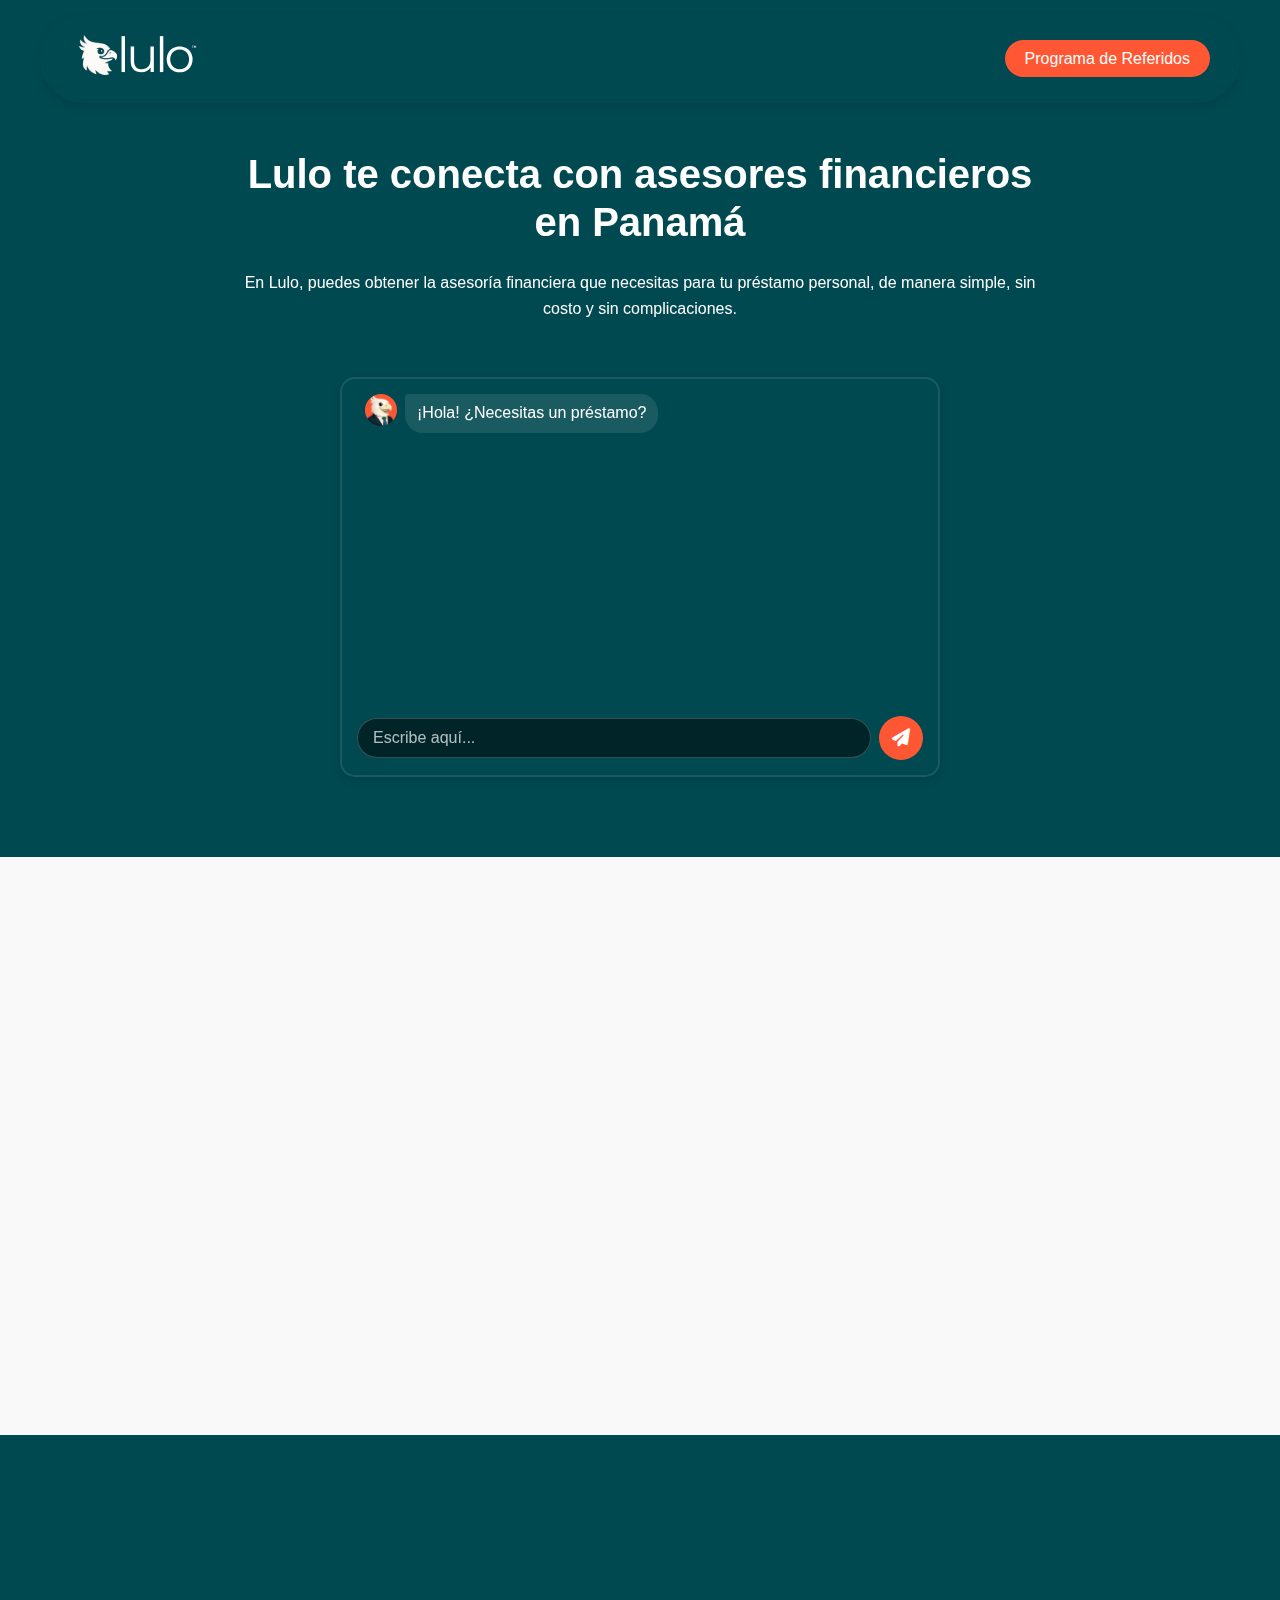
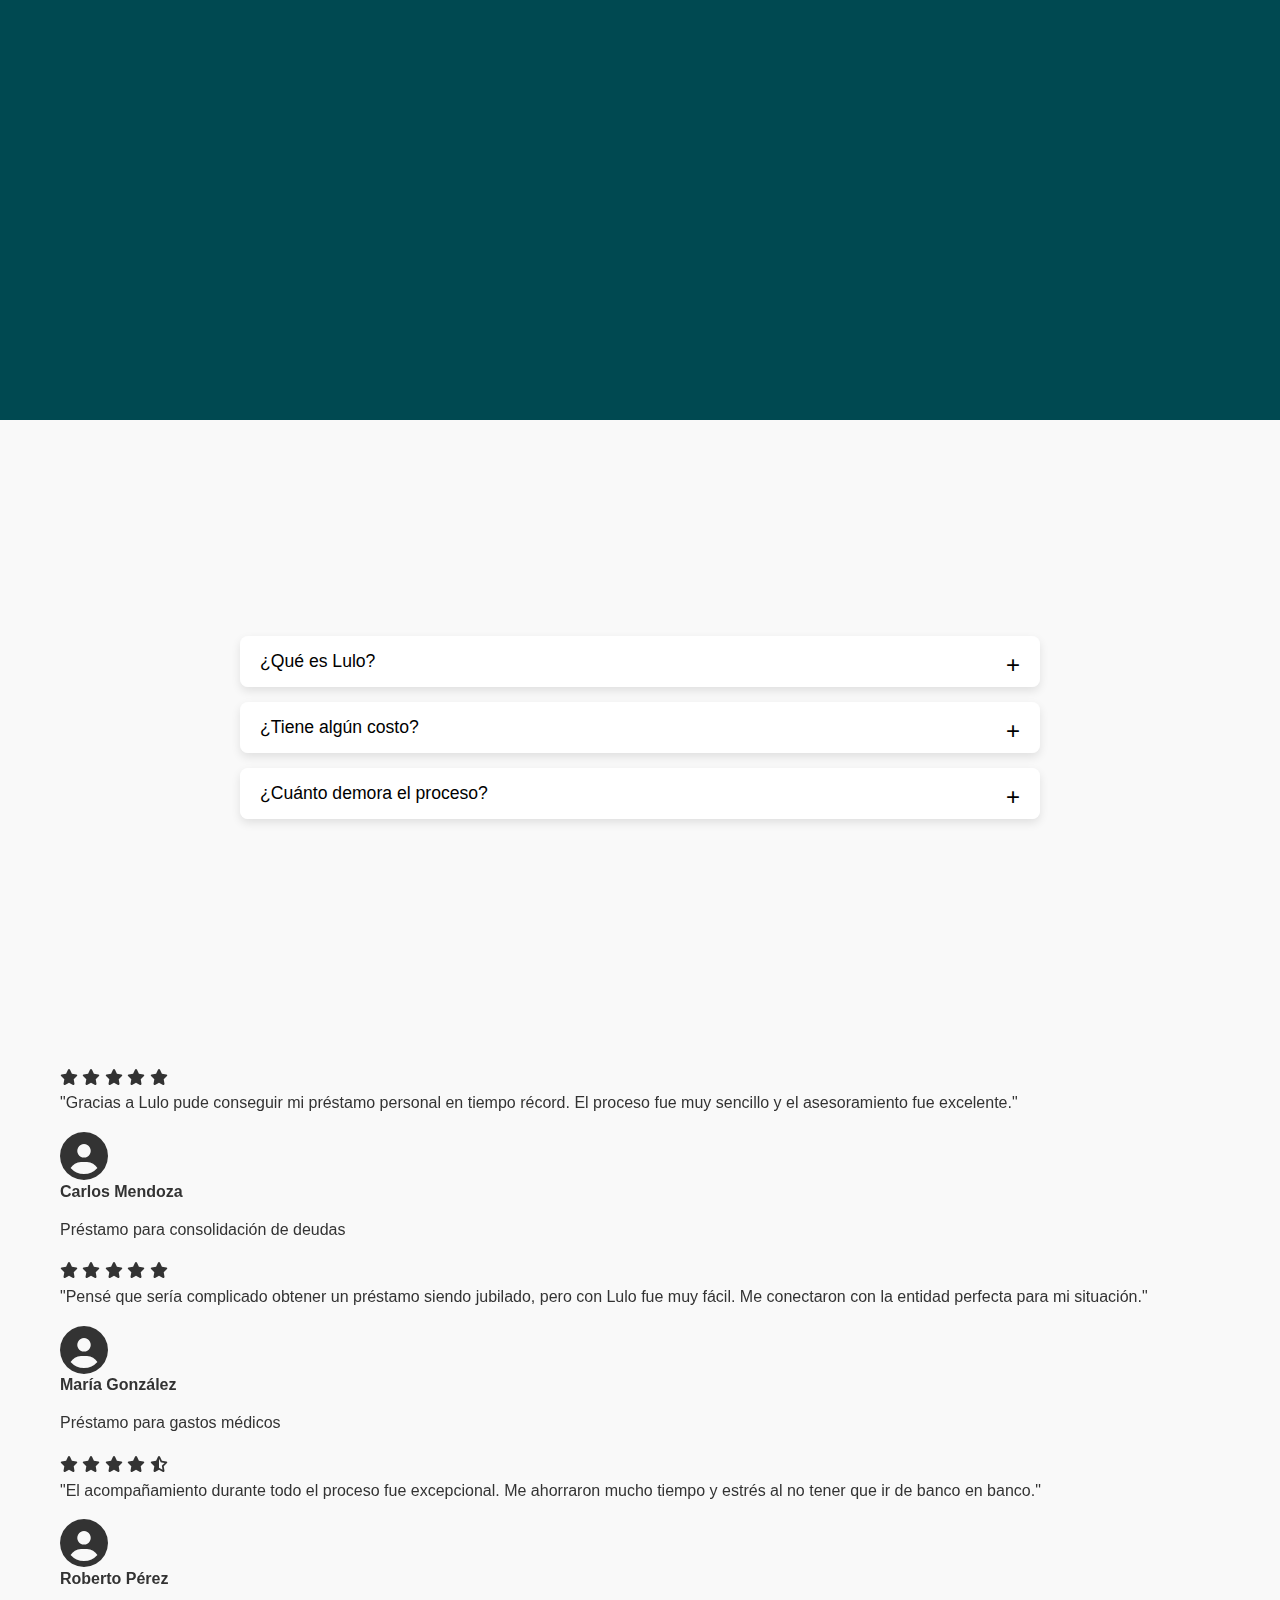
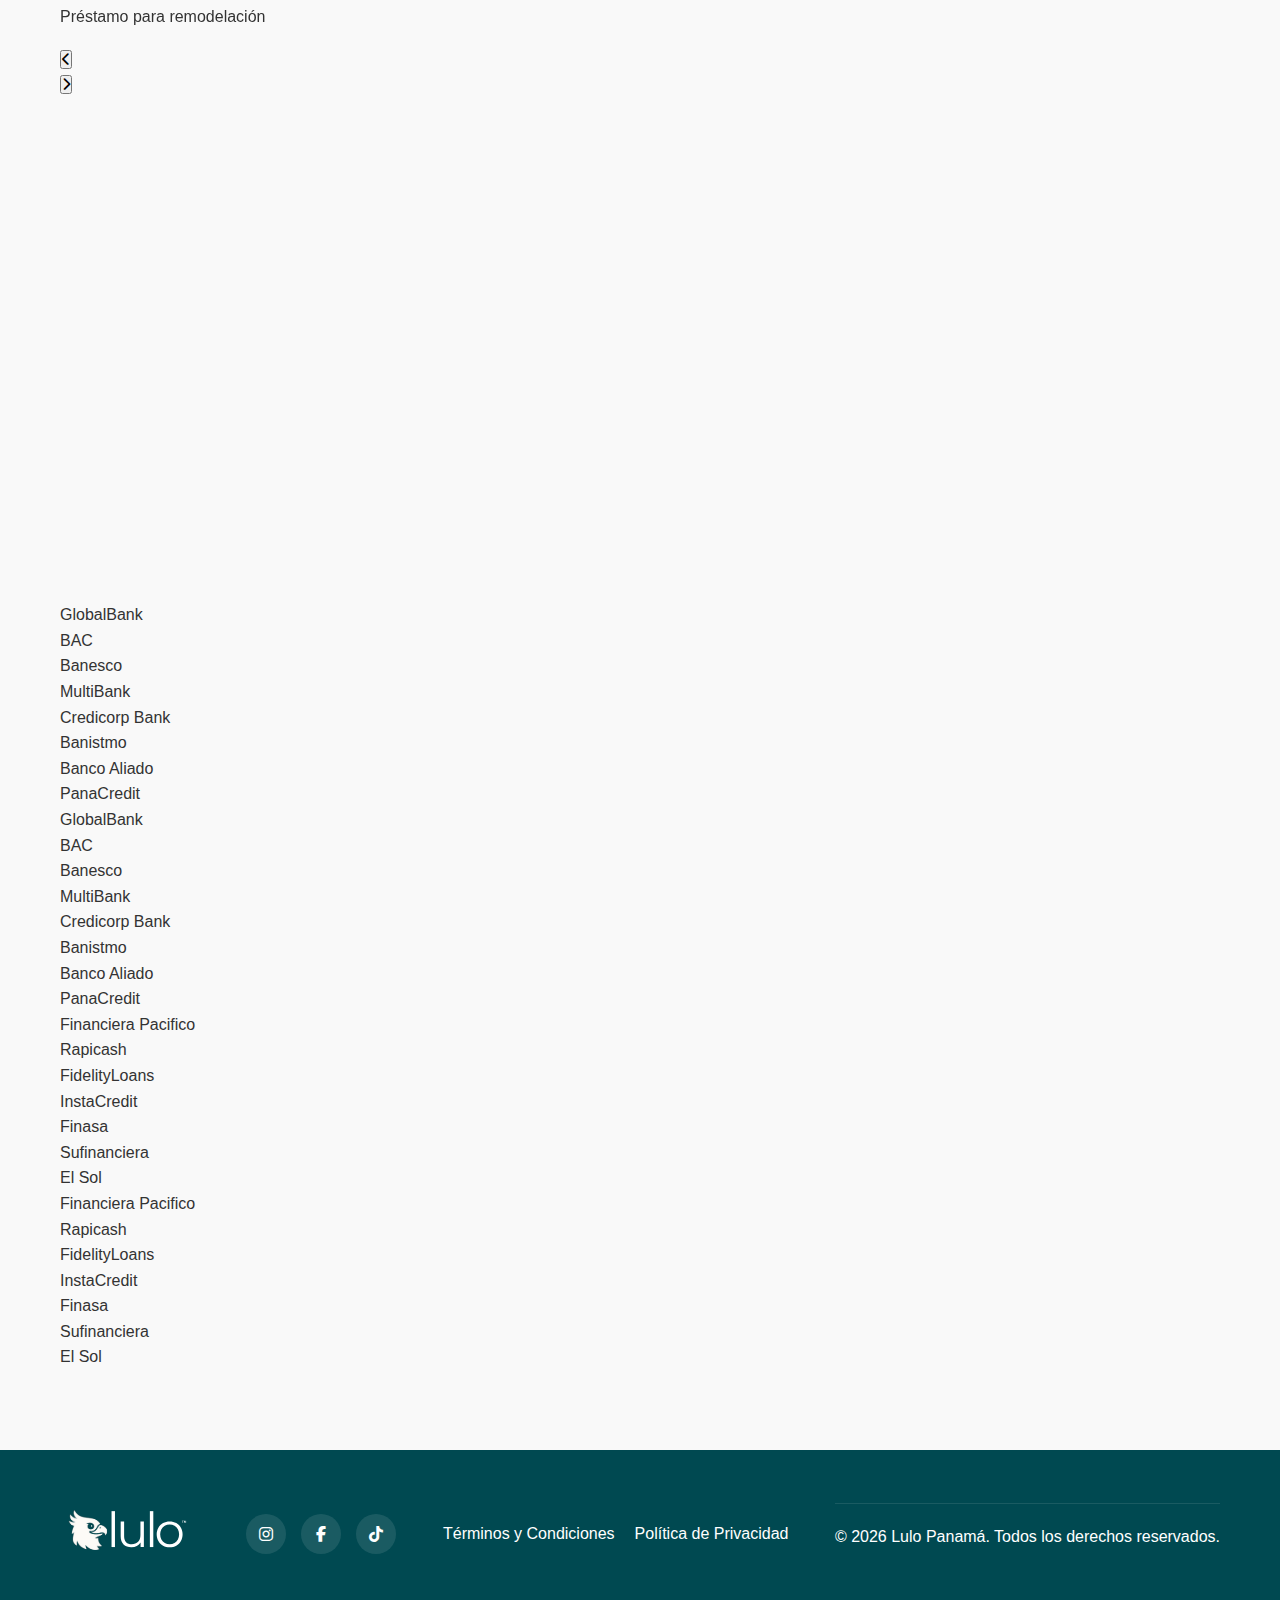
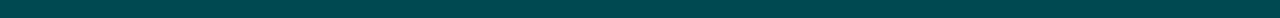
<file: index.html>
<!DOCTYPE html>
<html lang="es">
<head>
<meta charset="UTF-8">
<meta name="viewport" content="width=device-width, initial-scale=1.0">
<title>Lulo te conecta con asesores financieros en Panamá</title>
<meta name="description" content="En Lulo, puedes obtener la asesoría financiera que necesitas para tu préstamo personal, de manera simple, sin costo y sin complicaciones.">

<!-- SEO Meta Tags -->
<meta name="keywords" content="asesores financieros, préstamos personales, asesoría financiera, Panamá, Lulo, financiamiento, crédito personal, consultoría financiera">
<meta name="author" content="Lulo">
<meta name="robots" content="index, follow">
<meta name="language" content="Spanish">
<meta name="geo.region" content="PA">
<meta name="geo.country" content="Panama">
<meta name="geo.placename" content="Panamá">

<!-- Open Graph Meta Tags (Facebook, LinkedIn) -->
<meta property="og:type" content="website">
<meta property="og:title" content="Lulo te conecta con asesores financieros en Panamá">
<meta property="og:description" content="En Lulo, puedes obtener la asesoría financiera que necesitas para tu préstamo personal, de manera simple, sin costo y sin complicaciones.">
<meta property="og:image" content="https://lulopanama.com/img/lulo-social-banner.jpg">
<meta property="og:image:width" content="1200">
<meta property="og:image:height" content="630">
<meta property="og:image:alt" content="Lulo - Conectamos con asesores financieros en Panamá">
<meta property="og:url" content="https://lulopanama.com">
<meta property="og:site_name" content="Lulo Panamá">
<meta property="og:locale" content="es_PA">

<!-- Twitter Card Meta Tags -->
<meta name="twitter:card" content="summary_large_image">
<meta name="twitter:title" content="Lulo te conecta con asesores financieros en Panamá">
<meta name="twitter:description" content="En Lulo, puedes obtener la asesoría financiera que necesitas para tu préstamo personal, de manera simple, sin costo y sin complicaciones.">
<meta name="twitter:image" content="https://lulopanama.com/img/lulo-social-banner.jpg">
<meta name="twitter:image:alt" content="Lulo - Conectamos con asesores financieros en Panamá">
<meta name="twitter:site" content="@Lulopanama">
<meta name="twitter:creator" content="@Lulopanama">

<!-- Additional SEO Meta Tags -->
<meta name="theme-color" content="#004951">
<meta name="msapplication-TileColor" content="#333">
<meta name="mobile-web-app-capable" content="yes">
<meta name="apple-mobile-web-app-status-bar-style" content="default">
<meta name="apple-mobile-web-app-title" content="Lulo">

<!-- Canonical URL -->
<link rel="canonical" href="https://lulopanama.com">

<!-- Favicon and Icons -->
<link rel="icon" type="image/png" href="img/faviconn.png">
<link rel="apple-touch-icon" href="img/faviconn.png">

<!-- Stylesheets -->
<link rel="stylesheet" href="https://cdnjs.cloudflare.com/ajax/libs/font-awesome/6.4.0/css/all.min.css">
<link href="https://fonts.googleapis.com/css2?family=Poppins:wght@300;400;500;600;700&display=swap" rel="stylesheet">
<link href="https://unpkg.com/aos@2.3.1/dist/aos.css" rel="stylesheet">
<link rel="stylesheet" href="styles.css">
</head>
<body>
    <header class="header" id="header">
        <div class="header-container">
            <a href="/" class="logo">
                <img src="img/2025-logo-lulo.svg" alt="Lulo Logo">
            </a>
            <nav class="nav">
                <a href="/referidos" class="nav-button">Programa de Referidos</a>
            </nav>
        </div>
    </header>

    <main>
        <!-- Hero Section -->
        <section class="hero">
            <div class="hero-content">
                <div class="hero-text" data-aos="fade-up" data-aos-duration="1000">
                    <h1>Lulo te conecta con asesores financieros en Panamá</h1>
                    <p>En Lulo, puedes obtener la asesoría financiera que necesitas para tu préstamo personal, de manera simple, sin costo y sin complicaciones.</p>
                </div>
                <div class="chatbot-container" data-aos="fade-up" data-aos-delay="200" data-aos-duration="1000">
                    <div class="chatbot-messages" id="chatbotMessages"></div>
                    <div class="chatbot-input">
                        <input type="text" id="userInput" placeholder="Escribe aquí..." />
                        <button id="sendButton" onclick="sendMessage()"><i class="fas fa-paper-plane"></i></button>
                    </div>
                </div>
            </div>
        </section>

        <!-- How It Works Section -->
        <section class="how-it-works">
            <div class="container">
                <h2 data-aos="fade-up">¿Cómo funciona?</h2>
                <div class="steps">
                    <div class="step" data-aos="fade-up" data-aos-delay="100">
                        <div class="step-number">1</div>
                        <h3>Pre-calificación</h3>
                        <p>Lulo te guía en el proceso de pre-calificación para que no pierdas el tiempo yendo de banco en banco.</p>
                    </div>
                    <div class="step" data-aos="fade-up" data-aos-delay="200">
                        <div class="step-number">2</div>
                        <h3>Acompañamiento</h3>
                        <p>Te conectamos con las instituciones donde tienes mayor probabilidad de aprobación, simplificando cada etapa del proceso.</p>
                    </div>
                    <div class="step" data-aos="fade-up" data-aos-delay="300">
                        <div class="step-number">3</div>
                        <h3>Selección informada</h3>
                        <p>Presentamos tus alternativas con claridad para que elijas la opción que mejor se alinee con tus metas financieras.</p>
                    </div>
                    <div class="step" data-aos="fade-up" data-aos-delay="400">
                        <div class="step-number">4</div>
                        <h3>Desembolso</h3>
                        <p>Recibe tu dinero por ventanilla en la entidad financiera que tenga la oferta que elegiste.</p>
                    </div>
                </div>
            </div>
        </section>

        <!-- Requirements Section -->
        <section class="requirements">
            <div class="container">
                <h2 data-aos="fade-up">Requisitos por sector</h2>
                <div class="requirements-grid">
                    <div class="requirement-card" data-aos="fade-up" data-aos-delay="100">
                        <h3>Empresa Privada</h3>
                        <ul>
                            <li>Cédula Panameña</li>
                            <li>Comprobante de pago reciente</li>
                            <li>Ficha reciente</li>
                            <li>Carta de trabajo</li>
                            <li>Recibo de agua, luz o teléfono</li>
                            <li>Carta de saldo (si la posee)</li>
                        </ul>
                    </div>
                    <div class="requirement-card" data-aos="fade-up" data-aos-delay="200">
                        <h3>Gobierno Especialistas</h3>
                        <ul>
                            <li>Cédula Panameña</li>
                            <li>Proforma</li>
                            <li>Ficha reciente o talonario</li>
                            <li>Recibo de agua, luz o teléfono</li>
                            <li>Carta de saldo (si la posee)</li>
                        </ul>
                    </div>
                    <div class="requirement-card" data-aos="fade-up" data-aos-delay="300">
                        <h3>Gobierno Administrativo</h3>
                        <ul>
                            <li>Cédula Panameña</li>
                            <li>Proforma</li>
                            <li>Ficha reciente o talonario</li>
                            <li>Recibo de agua, luz o teléfono</li>
                            <li>Carta de saldo (si la posee)</li>
                        </ul>
                    </div>
                    <div class="requirement-card" data-aos="fade-up" data-aos-delay="400">
                        <h3>Jubilados</h3>
                        <ul>
                            <li>Cédula Panameña</li>
                            <li>Talonario</li>
                            <li>Recibo de agua, luz o teléfono</li>
                        </ul>
                    </div>
                </div>
            </div>
        </section>

        <!-- FAQ Section -->
        <section class="faq">
            <div class="container">
                <h2 data-aos="fade-up">Preguntas Frecuentes</h2>
                <div class="accordion">
                    <div class="accordion-item" data-aos="fade-up" data-aos-delay="100">
                        <button class="accordion-button">¿Mis datos están seguros?</button>
                        <div class="accordion-content">
                            <p>Sí, seguimos los estándares de seguridad recomendados por la industria.</p>
                            <p>Tú tienes el control de tus datos. En cualquier momento, puedes gestionarlos en nuestro centro de gestión de datos.</p>
                        </div>
                    </div>
                    <div class="accordion-item">
                        <button class="accordion-button">¿Qué es Lulo?</button>
                        <div class="accordion-content">
                            <p>Lulo es tu asesor virtual para préstamos personales. Te ayudamos a descubrir si aplicas para un préstamo con nuestros múltiples socios a nivel nacional, de manera simple, dinámica y sin costo. Además, hacemos que todo el proceso sea seguro, transparente y 100% digital.</p>
                        </div>
                    </div>
                    <div class="accordion-item">
                        <button class="accordion-button">¿Tiene algún costo?</button>
                        <div class="accordion-content">
                            <p>Lulo no tiene costo de uso. Contamos con alianzas estratégicas a nivel nacional que nos permiten brindarte nuestro servicio de forma gratuita. Nunca te pediremos que nos pagues, nos envíes dinero por Yappy o que compartas tus datos bancarios.</p>
                        </div>
                    </div>
                    <div class="accordion-item">
                        <button class="accordion-button">¿Cuánto demora el proceso?</button>
                        <div class="accordion-content">
                            <p>El proceso suele demorar entre 1 y 3 días hábiles.</p>
                        </div>
                    </div>
                </div>
            </div>
        </section>

        <section class="testimonials">
            <div class="container">
                <h2 data-aos="fade-up">Lo que dicen nuestros clientes</h2>
                <div class="testimonial-slider-container">
                    <div class="testimonial-slider" id="testimonialSlider">
                        <div class="testimonial-slide">
                            <div class="testimonial-content">
                                <div class="testimonial-rating">
                                    <i class="fas fa-star"></i>
                                    <i class="fas fa-star"></i>
                                    <i class="fas fa-star"></i>
                                    <i class="fas fa-star"></i>
                                    <i class="fas fa-star"></i>
                                </div>
                                <p class="testimonial-text">"Gracias a Lulo pude conseguir mi préstamo personal en tiempo récord. El proceso fue muy sencillo y el asesoramiento fue excelente."</p>
                                <div class="testimonial-author">
                                    <div class="testimonial-avatar">
                                        <i class="fas fa-user-circle fa-3x"></i>
                                    </div>
                                    <div class="testimonial-info">
                                        <h4>Carlos Mendoza</h4>
                                        <p>Préstamo para consolidación de deudas</p>
                                    </div>
                                </div>
                            </div>
                        </div>
                        <div class="testimonial-slide">
                            <div class="testimonial-content">
                                <div class="testimonial-rating">
                                    <i class="fas fa-star"></i>
                                    <i class="fas fa-star"></i>
                                    <i class="fas fa-star"></i>
                                    <i class="fas fa-star"></i>
                                    <i class="fas fa-star"></i>
                                </div>
                                <p class="testimonial-text">"Pensé que sería complicado obtener un préstamo siendo jubilado, pero con Lulo fue muy fácil. Me conectaron con la entidad perfecta para mi situación."</p>
                                <div class="testimonial-author">
                                    <div class="testimonial-avatar">
                                        <i class="fas fa-user-circle fa-3x"></i>
                                    </div>
                                    <div class="testimonial-info">
                                        <h4>María González</h4>
                                        <p>Préstamo para gastos médicos</p>
                                    </div>
                                </div>
                            </div>
                        </div>
                        <div class="testimonial-slide">
                            <div class="testimonial-content">
                                <div class="testimonial-rating">
                                    <i class="fas fa-star"></i>
                                    <i class="fas fa-star"></i>
                                    <i class="fas fa-star"></i>
                                    <i class="fas fa-star"></i>
                                    <i class="fas fa-star-half-alt"></i>
                                </div>
                                <p class="testimonial-text">"El acompañamiento durante todo el proceso fue excepcional. Me ahorraron mucho tiempo y estrés al no tener que ir de banco en banco."</p>
                                <div class="testimonial-author">
                                    <div class="testimonial-avatar">
                                        <i class="fas fa-user-circle fa-3x"></i>
                                    </div>
                                    <div class="testimonial-info">
                                        <h4>Roberto Pérez</h4>
                                        <p>Préstamo para remodelación</p>
                                    </div>
                                </div>
                            </div>
                        </div>
                    </div>
                    <div class="testimonial-overlay left"></div>
                    <div class="testimonial-overlay right"></div>
                </div>
                <div class="testimonial-controls">
                    <button id="prevTestimonial" aria-label="Testimonio anterior"><i class="fas fa-chevron-left"></i></button>
                    <div class="testimonial-dots" id="testimonialDots"></div>
                    <button id="nextTestimonial" aria-label="Siguiente testimonio"><i class="fas fa-chevron-right"></i></button>
                </div>
            </div>
        </section>

        <section class="trust-indicators">
            <div class="container">
                <h2 data-aos="fade-up">¿Por qué confiar en Lulo?</h2>
                <div class="stats-container">
                    <div class="stat-item" data-aos="fade-up" data-aos-delay="100">
                        <div class="stat-icon">
                            <i class="fas fa-users"></i>
                        </div>
                        <div class="stat-number">230+</div>
                        <div class="stat-label">Clientes satisfechos</div>
                    </div>
                    <div class="stat-item" data-aos="fade-up" data-aos-delay="200">
                        <div class="stat-icon">
                            <i class="fas fa-handshake"></i>
                        </div>
                        <div class="stat-number">15+</div>
                        <div class="stat-label">Entidades financieras aliadas</div>
                    </div>
                    <div class="stat-item" data-aos="fade-up" data-aos-delay="300">
                        <div class="stat-icon">
                            <i class="fas fa-money-bill-wave"></i>
                        </div>
                        <div class="stat-number">$8M+</div>
                        <div class="stat-label">En préstamos gestionados</div>
                    </div>
                </div>
                <div class="partners-container">
                    <h3 data-aos="fade-up">Nuestros aliados financieros</h3>
                    <div class="marquee-wrapper">
                        <div class="marquee-overlay left"></div>
                        <div class="marquee-overlay right"></div>
                        <div class="marquee-container">
                            <div class="partners-logos row1" id="partnersLogosRow1">
                                <div class="partner-logo">GlobalBank</div>
                                <div class="partner-logo">BAC</div>
                                <div class="partner-logo">Banesco</div>
                                <div class="partner-logo">MultiBank</div>
                                <div class="partner-logo">Credicorp Bank</div>
                                <div class="partner-logo">Banistmo</div>
                                <div class="partner-logo">Banco Aliado</div>
                                <div class="partner-logo">PanaCredit</div>
                                <!-- Duplicated for continuous scrolling -->
                                <div class="partner-logo">GlobalBank</div>
                                <div class="partner-logo">BAC</div>
                                <div class="partner-logo">Banesco</div>
                                <div class="partner-logo">MultiBank</div>
                                <div class="partner-logo">Credicorp Bank</div>
                                <div class="partner-logo">Banistmo</div>
                                <div class="partner-logo">Banco Aliado</div>
                                <div class="partner-logo">PanaCredit</div>
                            </div>
                            <div class="partners-logos row2" id="partnersLogosRow2">
                                <div class="partner-logo">Financiera Pacifico</div>
                                <div class="partner-logo">Rapicash</div>
                                <div class="partner-logo">FidelityLoans</div>
                                <div class="partner-logo">InstaCredit</div>
                                <div class="partner-logo">Finasa</div>
                                <div class="partner-logo">Sufinanciera</div>
                                <div class="partner-logo">El Sol</div>
                                <!-- Duplicated for continuous scrolling -->
                                <div class="partner-logo">Financiera Pacifico</div>
                                <div class="partner-logo">Rapicash</div>
                                <div class="partner-logo">FidelityLoans</div>
                                <div class="partner-logo">InstaCredit</div>
                                <div class="partner-logo">Finasa</div>
                                <div class="partner-logo">Sufinanciera</div>
                                <div class="partner-logo">El Sol</div>
                            </div>
                        </div>
                    </div>
                </div>
            </div>
        </section>
    </main>

    <footer class="footer">
        <div class="container">
            <div class="footer-content">
                <div class="footer-logo">
                    <img src="img/2025-logo-lulo.svg" alt="Lulo Logo">
                </div>
                <div class="social-media">
                    <a href="https://instagram.com/lulopanama" target="_blank" aria-label="Instagram">
                        <i class="fab fa-instagram"></i>
                    </a>
                    <a href="https://facebook.com/lulopanama" target="_blank" aria-label="Facebook">
                        <i class="fab fa-facebook-f"></i>
                    </a>
                    <a href="https://tiktok.com/@lulopanama" target="_blank" aria-label="TikTok">
                        <i class="fab fa-tiktok"></i>
                    </a>
                </div>
                <div class="footer-links">
                    <a href="/legal/terminos">Términos y Condiciones</a>
                    <a href="/legal/privacidad">Política de Privacidad</a>
                </div>
                <div class="copyright">
                    <p>&copy; <span id="currentYear"></span> Lulo Panamá. Todos los derechos reservados.</p>
                </div>
            </div>
        </div>
    </footer>

    <script src="script.js"></script>
    <script src="analytics.js"></script>
    <script src="https://unpkg.com/aos@2.3.1/dist/aos.js"></script>
    <script>
        AOS.init({
            once: true,
            disable: 'mobile'
        });
    </script>
</body>
</html>
</file>
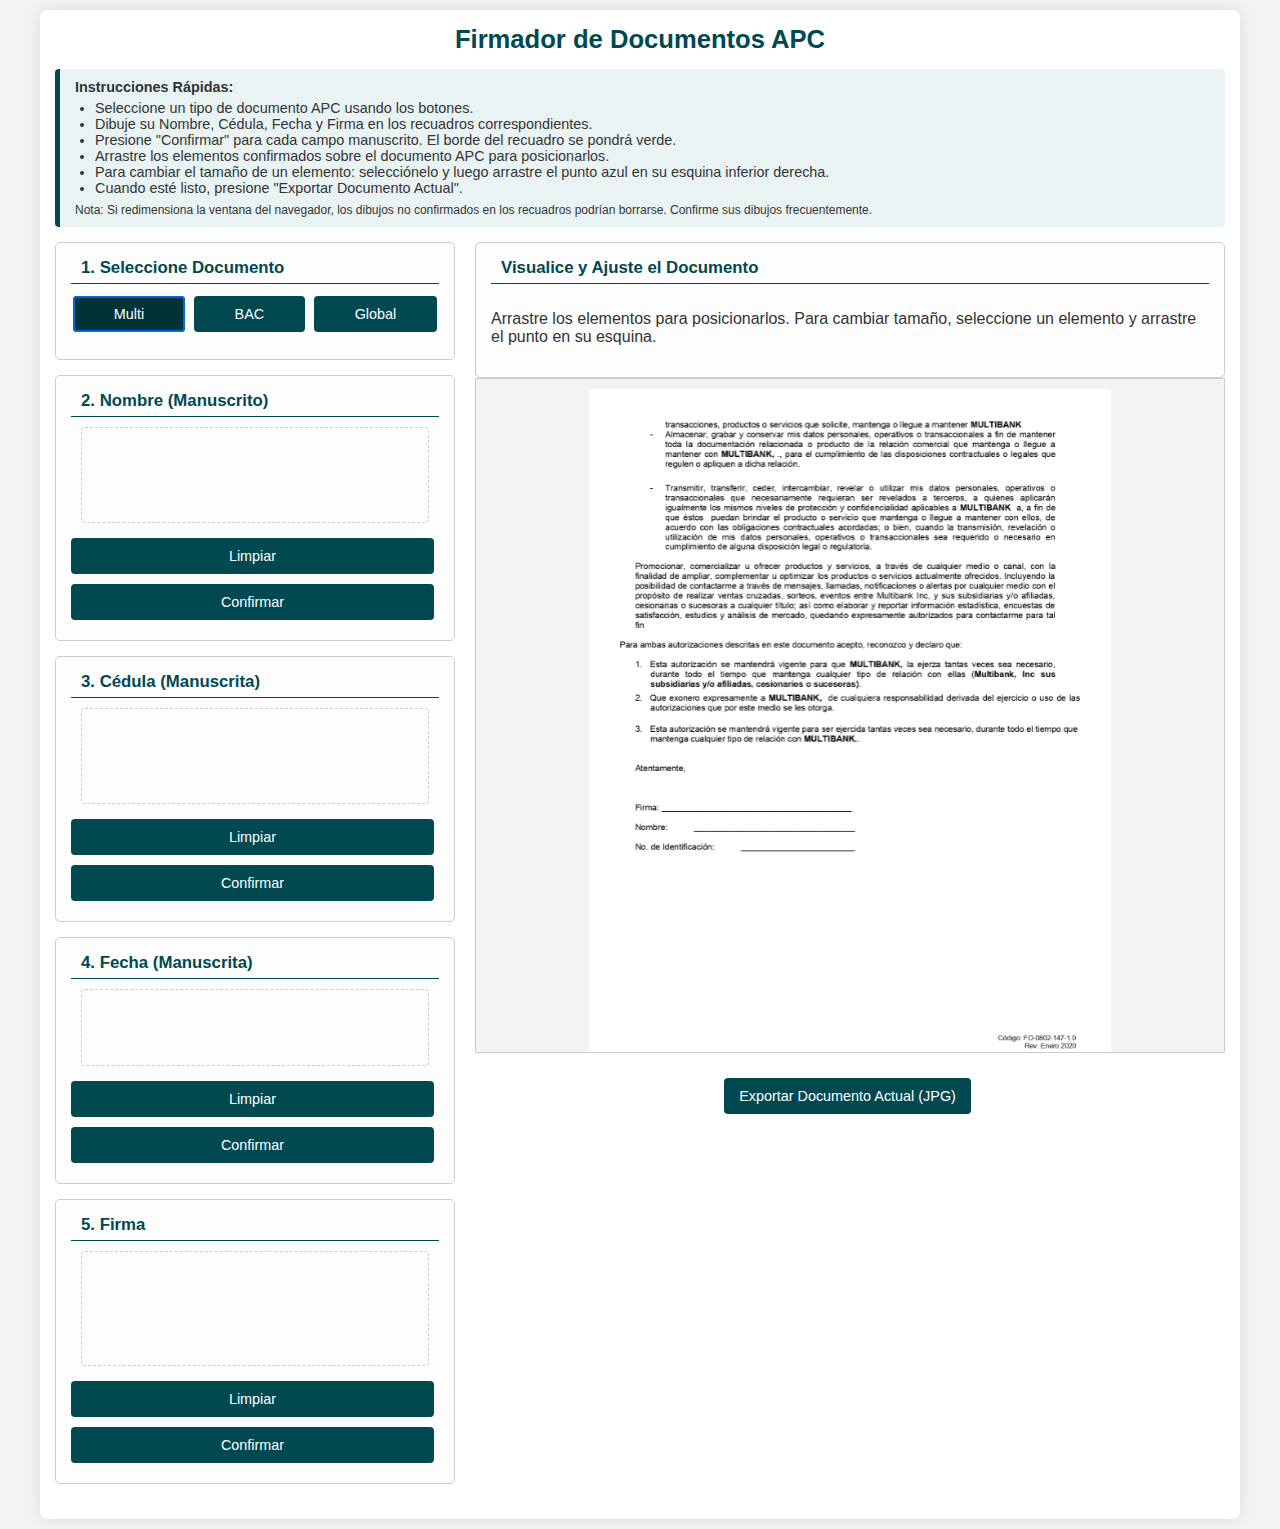
<file: firma.html>
<!DOCTYPE html>
<html lang="es">
<head>
    <meta charset="UTF-8">
    <meta name="viewport" content="width=device-width, initial-scale=1.0, user-scalable=no">
    <title>Firma de APCs - Lulo Panamá</title>
    <meta name="robots" content="nofollow">
    <link rel="icon" href="img/favicon.png" type="image/jpeg">
    <style>
        :root {
            --lulo-panama-primary: #004951;
            --lulo-panama-secondary: #f3f3f3;
            --text-color: #333;
            --border-color: #ccc;
            --selection-border-color: #0069d9;
            --selection-handle-color: #0056b3;
            --selection-handle-stroke: #ffffff;
            --confirmed-pad-border: #28a745;
        }

        /* Apply box-sizing universally and prevent html/body horizontal scroll */
        html {
            box-sizing: border-box;
            overflow-x: hidden; /* Prevent horizontal scroll at the ROOT level */
            -webkit-text-size-adjust: 100%; /* Prevent font scaling on orientation change */
            -ms-text-size-adjust: 100%;
        }
        *, *:before, *:after {
            box-sizing: inherit;
        }

        body {
            font-family: Arial, sans-serif; margin: 0;
            /* Padding will be set below and in media queries */
            background-color: var(--lulo-panama-secondary); color: var(--text-color);
            display: flex; flex-direction: column; align-items: center;
            -webkit-tap-highlight-color: transparent;
            width: 100%;
            overflow-x: hidden; /* Prevent body itself from creating horizontal scroll */
            min-height: 100vh;
        }
        .container {
            width: 100%; max-width: 1200px; background-color: white;
            /* Padding will be set below and in media queries */
            border-radius: 8px; box-shadow: 0 0 15px rgba(0,0,0,0.1);
            overflow: hidden;
            flex-shrink: 0;
        }
        h1 {
            color: var(--lulo-panama-primary); text-align: center;
            margin-top: 0;
            margin-bottom: 15px; font-size: 1.6em;
            padding: 0 10px;
        }
        .initial-guidance {
            background-color: #e9f3f4; border-left: 5px solid var(--lulo-panama-primary);
            padding: 10px 15px; margin-bottom: 15px; font-size: 0.9em;
            border-radius: 4px;
        }
        .initial-guidance ul { padding-left: 20px; margin-top: 5px; margin-bottom: 5px;}

        .main-layout-grid {
            display: grid;
            grid-template-columns: 1fr;
            gap: 20px;
            width: 100%;
        }
        .document-display-area {
            grid-column: 1 / -1;
            min-width: 0;
        }

        .input-areas-container {
            min-width: 0;
        }

        .input-areas-grid {
            display: grid;
            grid-template-columns: repeat(auto-fit, minmax(260px, 1fr)); /* Default */
            gap: 15px;
            margin-bottom: 20px;
            padding: 0;
        }
        .control-group {
             /* padding will be set below and in media queries */
            border: 1px solid var(--border-color);
            border-radius: 5px; background-color: #fdfdfd;
            display: flex;
            flex-direction: column;
            min-width: 0;
            overflow: hidden; /* Keep this to clip internal overflows if they somehow still happen */
        }
        .control-group h3 {
            margin-top: 0; color: var(--lulo-panama-primary);
            border-bottom: 1px solid var(--lulo-panama-primary);
            padding-bottom: 5px; font-size: 1.05em; margin-bottom: 10px;
            word-break: break-word;
            overflow-wrap: break-word;
            min-width: 0;
            /* padding left/right set below and in media queries */
        }
        label { display: block; margin-bottom: 5px; font-weight: bold; }
        input[type="number"] {
            width: 100%;
            padding: 10px; margin-bottom: 10px;
            border: 1px solid var(--border-color); border-radius: 4px;
        }
        /* Base button styles (will be adjusted in media queries) */
        button {
            background-color: var(--lulo-panama-primary); color: white; padding: 10px 15px;
            border: none; border-radius: 4px; cursor: pointer; font-size:0.9em;
            transition: background-color 0.3s ease; margin: 5px;
            -webkit-appearance: none;
            -moz-appearance: none;
            appearance: none;
            display: block; /* Default to block */
            width: calc(100% - 10px); /* Default to full width minus margins */
            max-width: 300px; /* Cap width */
            margin-left: auto; margin-right: auto; /* Center if max-width applies */
            white-space: normal; /* Allow text wrapping */
            word-break: break-word;
        }
        button:hover { background-color: #003338; }

        /* Specific style for document selection buttons */
        .document-buttons { display: flex; flex-wrap: wrap; gap: 5px; margin-bottom:10px; justify-content: center;}
        .document-buttons button {
            flex-grow: 1; min-width: 100px;
            width: auto; /* Override block */
            display: inline-flex; /* Allow side-by-side */
            justify-content: center;
            align-items: center;
            margin: 2px; /* Specific margins for this group */
            max-width: none; /* Remove max-width for these buttons */
        }
        .document-buttons button.active {
            background-color: #003338;
            box-shadow: 0 0 0 2px var(--selection-border-color) inset;
        }

        .handwriting-pad-area, .signature-pad-area {
            margin: 0 auto 10px auto;
            width: 100%;
            max-width: 380px;
            min-width: 0;
            /* padding set below and in media queries */
        }
        .drawing-pad { /* The <canvas> */
            border: 1px dashed var(--border-color); border-radius: 4px; cursor: crosshair;
            width: 100%;
            max-width: 100%;
            height: auto;
            display: block;
            touch-action: none;
        }
        .drawing-pad.confirmed {
            border: 2px solid var(--confirmed-pad-border) !important;
        }

        .canvas-container {
            width: 100%; margin-bottom: 20px; position: relative;
            max-height: 75vh;
            overflow: auto; border: 1px solid var(--border-color);
            background-color: var(--lulo-panama-secondary);
            padding: 5px;
        }
        #mainDocumentCanvas {
            border-radius: 4px; display: block; margin: 0 auto;
            touch-action: none;
            background-color: #FFFFFF;
        }
        .selected-element-controls {
            padding: 10px; border: 1px dashed var(--lulo-panama-primary);
            margin-top: 10px; border-radius: 4px;
        }
        .selected-element-controls label { margin-top: 8px; }

        /* --- Base Paddings & Styles --- */
        body { padding: 10px; }
        .container { padding: 15px; }
        .control-group { padding: 15px; }
        .control-group h3 { padding-left: 10px; padding-right: 10px; }
        .handwriting-pad-area, .signature-pad-area { padding: 0 10px; }


        /* --- Media Queries --- */

        /* Desktop Layout */
        @media (min-width: 992px) {
            .main-layout-grid {
                 grid-template-columns: minmax(320px, 400px) 1fr;
                 align-items: start;
            }
            .input-areas-container { grid-column: 1 / 2; }
            .input-areas-grid { grid-template-columns: 1fr; }
            .document-display-area { grid-column: 2 / 3; }
            .canvas-container { padding: 10px; }
            /* Adjust button base style for desktop */
            button {
                display: inline-block; /* Allow side-by-side */
                width: auto;
                max-width: none; /* Remove max-width */
                margin: 5px; margin-right: 5px; /* Reset margin */
                margin-left: 0;
            }
            /* Ensure control group buttons follow general button style on desktop */
             .control-group button { } /* Inherits general button style now */
        }

        /* Tablet and Smaller Adjustments */
        @media (max-width: 768px) {
            body { padding: 5px; }
            .container { padding: 10px;}
            .control-group { padding: 10px; }
            .control-group h3 { padding-left: 5px; padding-right: 5px; }
            .handwriting-pad-area, .signature-pad-area { padding: 0 5px; }
            h1 { font-size: 1.4em; }
            .control-group h3 { font-size: 1em; }
            .initial-guidance { font-size: 0.85em; }
            button { padding: 8px 12px; font-size: 0.85em; } /* General button adjust */

            /* --- MODIFICATION TO HIDE ELEMENT SIZING CONTROLS ON MOBILE --- */
            #elementSizingControls {
                display: none !important; 
            }
            /* --- END MODIFICATION --- */
        }

        /* Mobile Specific Adjustments */
        @media (max-width: 480px) {
            h1 { font-size: 1.2em; }
            input[type="number"] { padding: 8px; }
            .initial-guidance ul { padding-left: 15px; }
            /* Button width for Limpiar/Confirmar type buttons */
            .control-group button {
                width: calc(100% - 10px); /* Full width minus margins (5+5) */
                margin-left: 5px;
                margin-right: 5px;
            }
            /* If #elementSizingControls was not hidden by the (max-width: 768px) rule 
               or if you need to be absolutely sure for this specific breakpoint,
               you could repeat the rule here. However, the 768px rule should cascade.
               #elementSizingControls {
                   display: none !important; 
               }
            */
        }

        /* NEW: Very Narrow Screen Adjustments */
        @media (max-width: 359px) {
            .input-areas-grid {
                grid-template-columns: 1fr; /* Force single column, removes 260px min */
                gap: 10px;
            }
            body { padding: 0 2px; } /* Minimal body padding */
            .container { padding: 5px; } /* Minimal container padding */
            .control-group { padding: 8px; } /* Minimal control group padding */
            .control-group h3 {
                padding-left: 5px; padding-right: 5px;
                font-size: 0.9em; /* Slightly smaller heading */
            }
            .handwriting-pad-area, .signature-pad-area {
                padding: 0 2px; /* Minimal pad area padding */
            }
             /* Further adjust general button style if needed */
            button {
                padding: 6px 8px;
                font-size: 0.8em;
                margin: 3px;
                width: calc(100% - 6px);
            }
             .initial-guidance {
                 font-size: 0.75em;
                 padding: 8px 10px;
             }
        }
    </style>
</head>
<body>
    <div class="container">
        <h1>Firmador de Documentos APC</h1>
        <div class="initial-guidance">
            <strong>Instrucciones Rápidas:</strong>
            <ul>
                <li>Seleccione un tipo de documento APC usando los botones.</li>
                <li>Dibuje su Nombre, Cédula, Fecha y Firma en los recuadros correspondientes.</li>
                <li>Presione "Confirmar" para cada campo manuscrito. El borde del recuadro se pondrá verde.</li>
                <li>Arrastre los elementos confirmados sobre el documento APC para posicionarlos.</li>
                <li>Para cambiar el tamaño de un elemento: selecciónelo y luego arrastre el punto azul en su esquina inferior derecha.</li>
                <li>Cuando esté listo, presione "Exportar Documento Actual".</li>
            </ul>
            <small>Nota: Si redimensiona la ventana del navegador, los dibujos no confirmados en los recuadros podrían borrarse. Confirme sus dibujos frecuentemente.</small>
        </div>

        <div class="main-layout-grid">
            <div class="input-areas-container">
                <div class="input-areas-grid">
                    <div class="control-group">
                        <h3>1. Seleccione Documento</h3>
                        <div id="documentButtonContainer" class="document-buttons"></div>
                    </div>
                    <div class="control-group">
                        <h3>2. Nombre (Manuscrito)</h3>
                        <div class="handwriting-pad-area">
                            <canvas class="drawing-pad" id="nameCanvasEl" data-logical-width="360" data-logical-height="100"></canvas>
                        </div>
                        <button id="clearNameBtn">Limpiar</button>
                        <button id="confirmNameBtn">Confirmar</button>
                    </div>
                    <div class="control-group">
                        <h3>3. Cédula (Manuscrita)</h3>
                        <div class="handwriting-pad-area">
                            <canvas class="drawing-pad" id="cedulaCanvasEl" data-logical-width="360" data-logical-height="100"></canvas>
                        </div>
                        <button id="clearCedulaBtn">Limpiar</button>
                        <button id="confirmCedulaBtn">Confirmar</button>
                    </div>
                     <div class="control-group">
                        <h3>4. Fecha (Manuscrita)</h3>
                        <div class="handwriting-pad-area">
                            <canvas class="drawing-pad" id="dateCanvasEl" data-logical-width="360" data-logical-height="80"></canvas>
                        </div>
                        <button id="clearDateBtn">Limpiar</button>
                        <button id="confirmDateBtn">Confirmar</button>
                    </div>
                    <div class="control-group">
                        <h3>5. Firma</h3>
                        <div class="signature-pad-area">
                            <canvas class="drawing-pad" id="signaturePadEl" data-logical-width="360" data-logical-height="120"></canvas>
                        </div>
                        <button id="clearSignatureBtn">Limpiar</button>
                        <button id="confirmSignatureBtn">Confirmar</button>
                    </div>
                     <div class="control-group" id="elementSizingControls" style="display:none;">
                        <h3>6. Ajustar Elemento</h3>
                        <p>Arrastre el punto en la esquina del elemento seleccionado para cambiar su tamaño.</p>
                        <div id="imageElementControls">
                            <label for="elementWidth">Ancho del Elemento (px):</label>
                            <input type="number" id="elementWidth" min="10" max="1000">
                            <label for="elementHeight">Alto del Elemento (px):</label>
                            <input type="number" id="elementHeight" min="10" max="1000">
                        </div>
                    </div>
                </div>
            </div>
            <div class="document-display-area">
                 <div class="control-group">
                    <h3>Visualice y Ajuste el Documento</h3>
                    <p>Arrastre los elementos para posicionarlos. Para cambiar tamaño, seleccione un elemento y arrastre el punto en su esquina.</p>
                </div>
                <div class="canvas-container">
                    <canvas id="mainDocumentCanvas"></canvas>
                </div>
                <div style="text-align: center; margin-top: 20px;">
                    <button id="exportDocumentBtn">Exportar Documento Actual (JPG)</button>
                </div>
            </div>
        </div>
    </div>

    <script>
        // --- JavaScript code remains the same as the previous version ---
        // (Includes the implemented fixes for setupDrawingCanvas, getPadCoordinates, etc.)
        const dpr = window.devicePixelRatio || 1;
        const RESIZE_HANDLE_LOGICAL_SIZE = 10;
        const RESIZE_HANDLE_CLICK_EXTENSION = 5;
        const MIN_ELEMENT_DIM = 20;

        const documentConfigurations = [
            { path: "apc/apc-multi-actual.jpg", shortName: "multi", displayName: "Multi" },
            { path: "apc/apc-bac-actual.jpg", shortName: "bac", displayName: "BAC" },
            { path: "apc/apc-global-actual.jpg", shortName: "global", displayName: "Global" }
        ];

        const appState = {
            currentDocumentUrl: null,
            nameImageCache: null, cedulaImageCache: null, dateImageCache: null, signatureImageCache: null,
            documentSettings: {}, activeElementId: null,
            dragState: { isDragging: false, elementId: null, offsetX: 0, offsetY: 0 },
            resizeState: {
                isResizing: false, elementId: null,
                startX: 0, startY: 0,
                initialElement: { x:0, y:0, width: 0, height: 0, aspectRatio: 1 }
            },
            backgroundImage: null,
            lastWindowWidth: window.innerWidth,
            lastWindowHeight: window.innerHeight,
            resizeTimeout: null
        };

        const documentButtonContainer = document.getElementById('documentButtonContainer');
        const nameCanvasEl = document.getElementById('nameCanvasEl');
        const clearNameBtn = document.getElementById('clearNameBtn');
        const confirmNameBtn = document.getElementById('confirmNameBtn');
        let nameCtx;
        const cedulaCanvasEl = document.getElementById('cedulaCanvasEl');
        const clearCedulaBtn = document.getElementById('clearCedulaBtn');
        const confirmCedulaBtn = document.getElementById('confirmCedulaBtn');
        let cedulaCtx;
        const dateCanvasEl = document.getElementById('dateCanvasEl');
        const clearDateBtn = document.getElementById('clearDateBtn');
        const confirmDateBtn = document.getElementById('confirmDateBtn');
        let dateCtx;
        const signaturePadEl = document.getElementById('signaturePadEl');
        const clearSignatureBtn = document.getElementById('clearSignatureBtn');
        const confirmSignatureBtn = document.getElementById('confirmSignatureBtn');
        let sigCtx;
        const mainCanvas = document.getElementById('mainDocumentCanvas');
        let mainCtx = mainCanvas.getContext('2d');
        const exportDocumentBtn = document.getElementById('exportDocumentBtn');
        const elementSizingControls = document.getElementById('elementSizingControls');
        const imageElementControls = document.getElementById('imageElementControls');
        const elementWidthInput = document.getElementById('elementWidth');
        const elementHeightInput = document.getElementById('elementHeight');

        let drawingStates = {
            name: {isDrawing: false, lastX:0, lastY:0, canvasElement: nameCanvasEl},
            cedula: {isDrawing: false, lastX:0, lastY:0, canvasElement: cedulaCanvasEl},
            date: {isDrawing: false, lastX:0, lastY:0, canvasElement: dateCanvasEl},
            signature: {isDrawing: false, lastX:0, lastY:0, canvasElement: signaturePadEl}
        };

        function configureDrawingContext(ctx, currentLogicalWidth, currentLogicalHeight, clear = true) {
            ctx.resetTransform();
            ctx.scale(dpr, dpr);
            ctx.strokeStyle = '#000000';
            ctx.lineWidth = 2;
            ctx.lineCap = 'round'; ctx.lineJoin = 'round';
            if (clear) ctx.clearRect(0, 0, currentLogicalWidth, currentLogicalHeight);
        }

        function setupDrawingCanvas(canvasEl, stateKey) {
            const logicalInitialWidth = parseInt(canvasEl.dataset.logicalWidth) || 300;
            const logicalInitialHeight = parseInt(canvasEl.dataset.logicalHeight) || 100;
            let logicalAspectRatio = logicalInitialWidth / logicalInitialHeight;
            if (logicalInitialHeight === 0 || isNaN(logicalAspectRatio) || !isFinite(logicalAspectRatio)) {
                logicalAspectRatio = 3;
            }

            let renderedWidth = canvasEl.clientWidth;
            if (renderedWidth === 0 && canvasEl.parentElement) {
                 renderedWidth = canvasEl.parentElement.clientWidth || logicalInitialWidth;
            } else if (renderedWidth === 0) {
                 renderedWidth = logicalInitialWidth;
            }
            if (renderedWidth === 0) renderedWidth = logicalInitialWidth;

            let renderedHeight = renderedWidth / logicalAspectRatio;
            if (isNaN(renderedHeight) || !isFinite(renderedHeight)) {
                renderedHeight = renderedWidth / 3;
            }

            canvasEl.style.height = renderedHeight + 'px';

            canvasEl.width = renderedWidth * dpr;
            canvasEl.height = renderedHeight * dpr;

            const ctx = canvasEl.getContext('2d');
            configureDrawingContext(ctx, renderedWidth, renderedHeight);

            if (!canvasEl.dataset.listenersAttached) {
                const eventHandlerOptions = { passive: false };
                canvasEl.addEventListener('mousedown', (e) => startDrawing(e, ctx, stateKey));
                canvasEl.addEventListener('mousemove', (e) => draw(e, ctx, stateKey));
                canvasEl.addEventListener('mouseup', () => stopDrawing(stateKey));
                canvasEl.addEventListener('mouseleave', () => stopDrawing(stateKey));
                canvasEl.addEventListener('touchstart', (e) => startDrawing(e, ctx, stateKey), eventHandlerOptions);
                canvasEl.addEventListener('touchmove', (e) => draw(e, ctx, stateKey), eventHandlerOptions);
                canvasEl.addEventListener('touchend', () => stopDrawing(stateKey));
                canvasEl.dataset.listenersAttached = 'true';
            }
            drawingStates[stateKey].canvasElement = canvasEl;
            return ctx;
        }

        function initializeDrawingPads() {
            nameCtx = setupDrawingCanvas(nameCanvasEl, 'name');
            cedulaCtx = setupDrawingCanvas(cedulaCanvasEl, 'cedula');
            dateCtx = setupDrawingCanvas(dateCanvasEl, 'date');
            sigCtx = setupDrawingCanvas(signaturePadEl, 'signature');
        }

        function getPadCoordinates(canvasEl, event) {
            const rect = canvasEl.getBoundingClientRect();
            let clientX, clientY;
            if (event.touches && event.touches.length > 0) {
                clientX = event.touches[0].clientX; clientY = event.touches[0].clientY;
            } else if (event.clientX !== undefined) {
                clientX = event.clientX; clientY = event.clientY;
            } else { return null; }

            if (rect.width === 0 || rect.height === 0) return {x:0, y:0};
            return {
                x: (clientX - rect.left) * (canvasEl.width / dpr / rect.width),
                y: (clientY - rect.top) * (canvasEl.height / dpr / rect.height)
            };
        }

        function startDrawing(e, ctx, stateKey) {
            const padState = drawingStates[stateKey];
            padState.isDrawing = true;
            const coords = getPadCoordinates(padState.canvasElement, e);
            if (!coords) return;
            ctx.beginPath(); ctx.moveTo(coords.x, coords.y);
            padState.lastX = coords.x; padState.lastY = coords.y;
            if(e.cancelable) e.preventDefault();
        }

        function draw(e, ctx, stateKey) {
            const padState = drawingStates[stateKey];
            if (!padState.isDrawing) return;
            const coords = getPadCoordinates(padState.canvasElement, e);
            if (!coords) return;
            ctx.lineTo(coords.x, coords.y); ctx.stroke();
            padState.lastX = coords.x; padState.lastY = coords.y;
            if(e.cancelable) e.preventDefault();
        }

        function stopDrawing(stateKey) {
            if (drawingStates[stateKey].isDrawing) drawingStates[stateKey].isDrawing = false;
        }

        function clearDrawingPad(ctx, imageCacheKey, canvasElement) {
            const currentRenderedWidth = canvasElement.width / dpr;
            const currentRenderedHeight = canvasElement.height / dpr;
            configureDrawingContext(ctx, currentRenderedWidth, currentRenderedHeight, true);

            appState[imageCacheKey] = null;
            canvasElement.classList.remove('confirmed');
            redrawMainCanvas();
        }

        function confirmDrawingPad(ctx, imageCacheKey, canvasElement) {
            const tempImage = new Image();
            tempImage.onload = () => {
                appState[imageCacheKey] = tempImage;
                canvasElement.classList.add('confirmed');
                redrawMainCanvas();
            }
            tempImage.src = ctx.canvas.toDataURL('image/png');
        }

        function initializeDefaultDocumentSettings() {
            const defaultElementWidth = 180; const defaultElementHeight = 45;
            const defaultDateHeight = 35; const defaultSigWidth = 190; const defaultSigHeight = 70;
            documentConfigurations.forEach(docConfig => {
                const docPath = docConfig.path;
                if (!appState.documentSettings[docPath]) {
                    appState.documentSettings[docPath] = {
                        elements: [
                            { id: 'name', type: 'image', x: 50, y: 50, width: defaultElementWidth, height: defaultElementHeight },
                            { id: 'cedula', type: 'image', x: 50, y: 105, width: defaultElementWidth, height: defaultElementHeight },
                            { id: 'date', type: 'image', x: 50, y: 160, width: defaultElementWidth * 0.8, height: defaultDateHeight },
                            { id: 'signature', type: 'image', x: 50, y: 205, width: defaultSigWidth, height: defaultSigHeight }
                        ]};
                }});
        }

        function populateDocumentButtons() {
            documentButtonContainer.innerHTML = '';
            documentConfigurations.forEach(docConfig => {
                const button = document.createElement('button');
                button.textContent = docConfig.displayName;
                button.dataset.docPath = docConfig.path;
                button.addEventListener('click', () => {
                    appState.activeElementId = null;
                    updateSelectedElementControls();
                    loadDocument(docConfig.path);
                });
                documentButtonContainer.appendChild(button);
            });
        }

        function setActiveDocumentButton(docPath) {
            const buttons = documentButtonContainer.querySelectorAll('button');
            buttons.forEach(btn => {
                btn.classList.toggle('active', btn.dataset.docPath === docPath);
            });
        }

        function handleUrlParameters() {
            const params = new URLSearchParams(window.location.search);
            let selectedDocPath = null; const eParamValue = params.get('e');
            if (eParamValue) {
                const foundDoc = documentConfigurations.find(doc => doc.shortName.toLowerCase() === eParamValue.toLowerCase());
                if (foundDoc) selectedDocPath = foundDoc.path;
            }
            if (!selectedDocPath) {
                for (const docConfig of documentConfigurations) {
                    if (params.has(docConfig.shortName.toLowerCase())) {
                        selectedDocPath = docConfig.path; break;
                    }}}
            return selectedDocPath;
        }

        function loadDocument(docUrl) {
            if (!docUrl) {
                console.error("loadDocument called with invalid URL:", docUrl);
                return;
            }
            appState.currentDocumentUrl = docUrl;
            setActiveDocumentButton(docUrl);
            appState.backgroundImage = new Image();
            appState.backgroundImage.onload = () => {
                const canvasContainer = mainCanvas.parentElement;
                const containerStyle = getComputedStyle(canvasContainer);
                const imageAspectRatio = appState.backgroundImage.naturalWidth / appState.backgroundImage.naturalHeight;

                let targetWidth = canvasContainer.clientWidth;
                let displayWidth = targetWidth;
                let displayHeight = displayWidth / imageAspectRatio;

                let containerMaxHeight = parseFloat(containerStyle.maxHeight);
                 if (isNaN(containerMaxHeight) || containerMaxHeight <= 0) {
                     containerMaxHeight = window.innerHeight * 0.75;
                 }
                if (displayHeight > containerMaxHeight) {
                    displayHeight = containerMaxHeight;
                    displayWidth = displayHeight * imageAspectRatio;
                }
                if (displayWidth > targetWidth) {
                    displayWidth = targetWidth;
                    displayHeight = displayWidth / imageAspectRatio;
                }

                mainCanvas.style.width = displayWidth + 'px';
                mainCanvas.style.height = displayHeight + 'px';
                mainCanvas.width = displayWidth * dpr;
                mainCanvas.height = displayHeight * dpr;

                configureDrawingContext(mainCtx, displayWidth, displayHeight, false);
                mainCtx.imageSmoothingEnabled = true; mainCtx.imageSmoothingQuality = "high";
                redrawMainCanvas();
            };
            appState.backgroundImage.onerror = () => {
                console.error("Error cargando imagen:", docUrl);
                 const logicalWidth = mainCanvas.style.width ? parseFloat(mainCanvas.style.width) : 300;
                 const logicalHeight = mainCanvas.style.height ? parseFloat(mainCanvas.style.height) : 150;
                 if (mainCanvas.width !== logicalWidth * dpr || mainCanvas.height !== logicalHeight * dpr) {
                     mainCanvas.width = logicalWidth * dpr; mainCanvas.height = logicalHeight * dpr;
                     mainCanvas.style.width = logicalWidth + 'px'; mainCanvas.style.height = logicalHeight + 'px';
                 }
                 configureDrawingContext(mainCtx, logicalWidth, logicalHeight);
                 mainCtx.fillStyle = "red"; mainCtx.font = "bold 16px Arial"; mainCtx.textAlign = "center";
                 const docName = documentConfigurations.find(dc => dc.path === docUrl)?.displayName || docUrl.split('/').pop();
                 mainCtx.fillText("Error al cargar: " + docName, logicalWidth / 2, logicalHeight / 2);
            }
            appState.backgroundImage.src = docUrl;
        }

        function getElementById(docUrl, elementId) {
            if (docUrl && appState.documentSettings[docUrl] && elementId) {
                return appState.documentSettings[docUrl].elements.find(el => el.id === elementId);
            } return null;
        }

        function getResizeHandleRect(element) {
            const handleSize = RESIZE_HANDLE_LOGICAL_SIZE;
            return {
                x: element.x + element.width - handleSize / 2,
                y: element.y + element.height - handleSize / 2,
                width: handleSize, height: handleSize
            };
        }

        function redrawMainCanvas(isExporting = false) {
            if (!mainCtx || !mainCanvas.width || !mainCanvas.height ) { return; }
            const logicalWidth = mainCanvas.width / dpr;
            const logicalHeight = mainCanvas.height / dpr;

            if (mainCtx.getTransform().a !== dpr || mainCtx.getTransform().d !== dpr ) {
                 configureDrawingContext(mainCtx, logicalWidth, logicalHeight, false);
            }

            if (!appState.currentDocumentUrl || !appState.backgroundImage || !appState.backgroundImage.complete || appState.backgroundImage.naturalWidth === 0) {
                if (logicalWidth > 0 && logicalHeight > 0) {
                    mainCtx.clearRect(0, 0, logicalWidth, logicalHeight);
                    mainCtx.fillStyle = "gray"; mainCtx.font = "16px Arial"; mainCtx.textAlign = "center";
                    mainCtx.fillText("Cargando documento...", logicalWidth / 2, logicalHeight / 2);
                } return;
            }

            mainCtx.clearRect(0, 0, logicalWidth, logicalHeight);
            mainCtx.drawImage(appState.backgroundImage, 0, 0, logicalWidth, logicalHeight);

            const currentDocSettings = appState.documentSettings[appState.currentDocumentUrl];
            if (!currentDocSettings) return;

            currentDocSettings.elements.forEach(element => {
                const imageToDraw = appState[element.id + 'ImageCache'];
                if (imageToDraw) {
                    mainCtx.drawImage(imageToDraw, element.x, element.y, element.width, element.height);
                    if (appState.activeElementId === element.id && !isExporting) {
                        mainCtx.strokeStyle = 'var(--selection-border-color)';
                        mainCtx.lineWidth = 1.5;
                        mainCtx.setLineDash([]);
                        mainCtx.strokeRect(element.x, element.y, element.width, element.height);

                        const handle = getResizeHandleRect(element);
                        mainCtx.fillStyle = 'var(--selection-handle-color)';
                        mainCtx.fillRect(handle.x, handle.y, handle.width, handle.height);
                        mainCtx.strokeStyle = 'var(--selection-handle-stroke)';
                        mainCtx.lineWidth = 1;
                        mainCtx.strokeRect(handle.x, handle.y, handle.width, handle.height);
                    }
                }
            });
        }

        function getCanvasCoordinates(event) {
            const rect = mainCanvas.getBoundingClientRect();
            let clientX, clientY;
            if (event.touches && event.touches.length > 0) {
                clientX = event.touches[0].clientX; clientY = event.touches[0].clientY;
            } else if (event.clientX !== undefined) {
                clientX = event.clientX; clientY = event.clientY;
            } else { return null; }
            return { x: (clientX - rect.left), y: (clientY - rect.top) };
        }

        function isPointInElement(pointX, pointY, element) {
            return pointX >= element.x && pointX <= element.x + element.width &&
                   pointY >= element.y && pointY <= element.y + element.height;
        }
        function isPointInResizeHandle(pointX, pointY, element) {
            if (!element) return false;
            const handle = getResizeHandleRect(element);
            const RHL = RESIZE_HANDLE_LOGICAL_SIZE;
            const clickablePadding = RESIZE_HANDLE_CLICK_EXTENSION;
            return pointX >= handle.x - clickablePadding && pointX <= handle.x + RHL + clickablePadding &&
                   pointY >= handle.y - clickablePadding && pointY <= handle.y + RHL + clickablePadding;
        }

        function handleCanvasInteractionStart(event) {
            if (event.cancelable) event.preventDefault();
            const displayCoords = getCanvasCoordinates(event);
            if (!displayCoords) return;

            const mainCanvasRect = mainCanvas.getBoundingClientRect();
            if (mainCanvasRect.width === 0 || mainCanvasRect.height === 0) return;

            const logicalX = displayCoords.x * (mainCanvas.width / dpr / mainCanvasRect.width);
            const logicalY = displayCoords.y * (mainCanvas.height / dpr / mainCanvasRect.height);

            const currentDocSettings = appState.documentSettings[appState.currentDocumentUrl];
            if (!currentDocSettings) return;

            let newActiveElementId = null;
            let clickedOnResizeHandle = false;

            if (appState.activeElementId) {
                const activeEl = getElementById(appState.currentDocumentUrl, appState.activeElementId);
                if (activeEl && isPointInResizeHandle(logicalX, logicalY, activeEl)) {
                    newActiveElementId = appState.activeElementId;
                    clickedOnResizeHandle = true;
                }
            }

            if (!clickedOnResizeHandle) {
                for (let i = currentDocSettings.elements.length - 1; i >= 0; i--) {
                    const el = currentDocSettings.elements[i];
                    if (isPointInElement(logicalX, logicalY, el)) {
                        newActiveElementId = el.id; break;
                    }}}

            appState.activeElementId = newActiveElementId;

            if (newActiveElementId) {
                const element = getElementById(appState.currentDocumentUrl, newActiveElementId);
                if (clickedOnResizeHandle) {
                    appState.resizeState = {
                        isResizing: true, elementId: newActiveElementId,
                        startX: logicalX, startY: logicalY,
                        initialElement: {
                            x: element.x, y: element.y, width: element.width, height: element.height,
                            aspectRatio: (element.height === 0 || element.width === 0) ? 1 : (element.width / element.height)
                        }};
                    appState.dragState.isDragging = false;
                } else {
                    appState.dragState = { isDragging: true, elementId: newActiveElementId, offsetX: logicalX - element.x, offsetY: logicalY - element.y };
                    appState.resizeState.isResizing = false;
                }} else {
                appState.dragState.isDragging = false; appState.resizeState.isResizing = false;
            }
            updateSelectedElementControls(); redrawMainCanvas();
        }

        function handleCanvasInteractionMove(event) {
            if (event.cancelable) event.preventDefault();
            const displayCoords = getCanvasCoordinates(event);
            if (!displayCoords) return;

            const mainCanvasRect = mainCanvas.getBoundingClientRect();
            if (mainCanvasRect.width === 0 || mainCanvasRect.height === 0) return;

            const logicalX = displayCoords.x * (mainCanvas.width / dpr / mainCanvasRect.width);
            const logicalY = displayCoords.y * (mainCanvas.height / dpr / mainCanvasRect.height);

            if (appState.resizeState.isResizing && appState.resizeState.elementId === appState.activeElementId) {
                const element = getElementById(appState.currentDocumentUrl, appState.activeElementId);
                if (!element) {appState.resizeState.isResizing = false; return;}
                const initial = appState.resizeState.initialElement;
                const deltaX = logicalX - appState.resizeState.startX;

                let newWidth = initial.width + deltaX;
                newWidth = Math.max(MIN_ELEMENT_DIM, newWidth);
                let newHeight = (initial.aspectRatio === 0) ? MIN_ELEMENT_DIM : (newWidth / initial.aspectRatio);

                if (newHeight < MIN_ELEMENT_DIM) {
                    newHeight = MIN_ELEMENT_DIM;
                    if (initial.aspectRatio !== 0) newWidth = newHeight * initial.aspectRatio; else newWidth = MIN_ELEMENT_DIM;
                }
                newWidth = Math.max(MIN_ELEMENT_DIM, newWidth);
                if (initial.aspectRatio !== 0) newHeight = newWidth / initial.aspectRatio; else newHeight = MIN_ELEMENT_DIM;
                newHeight = Math.max(MIN_ELEMENT_DIM, newHeight);

                element.width = newWidth;
                element.height = newHeight;
                redrawMainCanvas();
                elementWidthInput.value = Math.round(element.width);
                elementHeightInput.value = Math.round(element.height);

            } else if (appState.dragState.isDragging && appState.dragState.elementId === appState.activeElementId) {
                const element = getElementById(appState.currentDocumentUrl, appState.dragState.elementId);
                if (element) {
                    element.x = logicalX - appState.dragState.offsetX;
                    element.y = logicalY - appState.dragState.offsetY;
                    redrawMainCanvas();
                }}}

        function handleCanvasInteractionEnd(event) {
            if (appState.resizeState.isResizing) {
                appState.resizeState.isResizing = false;
                if(appState.activeElementId) updateSelectedElementControls();
            }
            if (appState.dragState.isDragging) {
                appState.dragState.isDragging = false;
            }}

        function updateSelectedElementControls() {
            const activeElement = appState.activeElementId ? getElementById(appState.currentDocumentUrl, appState.activeElementId) : null;
            // Check if the elementSizingControls should be visible based on CSS (for mobile)
            // The CSS rule `display: none !important` will take precedence on mobile.
            // This JS logic primarily controls visibility on desktop or if the CSS rule wasn't there.
            if (activeElement && elementSizingControls.style.display !== 'none') { // Check current style, JS might hide it too
                elementSizingControls.style.display = 'block';
                imageElementControls.style.display = 'block';
                elementWidthInput.value = Math.round(activeElement.width);
                elementHeightInput.value = Math.round(activeElement.height);
            } else {
                 elementSizingControls.style.display = 'none';
            }
        }


        function handleSizeInputChange() {
            const activeElement = appState.activeElementId ? getElementById(appState.currentDocumentUrl, appState.activeElementId) : null;
            if (!activeElement) return;

            let newWidth = parseFloat(elementWidthInput.value) || activeElement.width;
            let newHeight = parseFloat(elementHeightInput.value) || activeElement.height;

            const originalAspectRatio = (activeElement.height === 0 || activeElement.width === 0) ? 1 : (activeElement.width / activeElement.height);

            if (elementWidthInput === document.activeElement && newWidth !== activeElement.width) {
                newWidth = Math.max(MIN_ELEMENT_DIM, newWidth);
                if (originalAspectRatio !== 0) newHeight = newWidth / originalAspectRatio; else newHeight = MIN_ELEMENT_DIM;
            } else if (elementHeightInput === document.activeElement && newHeight !== activeElement.height) {
                newHeight = Math.max(MIN_ELEMENT_DIM, newHeight);
                if (originalAspectRatio !== 0) newWidth = newHeight * originalAspectRatio; else newWidth = MIN_ELEMENT_DIM;
            } else if (newWidth !== activeElement.width || newHeight !== activeElement.height) {
                 newWidth = Math.max(MIN_ELEMENT_DIM, newWidth);
                 if (originalAspectRatio !== 0) newHeight = newWidth / originalAspectRatio; else newHeight = MIN_ELEMENT_DIM;
            } else {
                elementWidthInput.value = Math.round(activeElement.width);
                elementHeightInput.value = Math.round(activeElement.height);
                return;
            }

            if (newHeight < MIN_ELEMENT_DIM) {
                newHeight = MIN_ELEMENT_DIM;
                if (originalAspectRatio !== 0) newWidth = newHeight * originalAspectRatio; else newWidth = MIN_ELEMENT_DIM;
            }
            newWidth = Math.max(MIN_ELEMENT_DIM, newWidth);

            if (originalAspectRatio !== 0) {
                let heightFromWidth = newWidth / originalAspectRatio;
                if (elementWidthInput === document.activeElement || (elementHeightInput !== document.activeElement && newWidth !== activeElement.width)) {
                    newHeight = Math.max(MIN_ELEMENT_DIM, heightFromWidth);
                    newWidth = Math.max(MIN_ELEMENT_DIM, newHeight * originalAspectRatio);
                } else {
                    let widthFromHeight = newHeight * originalAspectRatio;
                    newWidth = Math.max(MIN_ELEMENT_DIM, widthFromHeight);
                    newHeight = Math.max(MIN_ELEMENT_DIM, newWidth / originalAspectRatio);
                }
            } else {
                newWidth = Math.max(MIN_ELEMENT_DIM, newWidth);
                newHeight = Math.max(MIN_ELEMENT_DIM, newHeight);
            }

            newWidth = Math.max(MIN_ELEMENT_DIM, newWidth);
            newHeight = Math.max(MIN_ELEMENT_DIM, newHeight);

            activeElement.width = Math.round(newWidth);
            activeElement.height = Math.round(newHeight);
            elementWidthInput.value = Math.round(activeElement.width);
            elementHeightInput.value = Math.round(activeElement.height);
            redrawMainCanvas();
        }

        const RESIZE_DEBOUNCE_MS = 250;

        function handleAppResize() {
            clearTimeout(appState.resizeTimeout);
            appState.resizeTimeout = setTimeout(() => {
                const newWindowWidth = window.innerWidth;
                const newWindowHeight = window.innerHeight;
                initializeDrawingPads();
                if (appState.currentDocumentUrl) {
                    loadDocument(appState.currentDocumentUrl);
                }
                appState.lastWindowWidth = newWindowWidth;
                appState.lastWindowHeight = newWindowHeight;
            }, RESIZE_DEBOUNCE_MS);
        }

        function setupEventListeners() {
            clearNameBtn.addEventListener('click', () => clearDrawingPad(nameCtx, 'nameImageCache', nameCanvasEl));
            confirmNameBtn.addEventListener('click', () => confirmDrawingPad(nameCtx, 'nameImageCache', nameCanvasEl));
            clearCedulaBtn.addEventListener('click', () => clearDrawingPad(cedulaCtx, 'cedulaImageCache', cedulaCanvasEl));
            confirmCedulaBtn.addEventListener('click', () => confirmDrawingPad(cedulaCtx, 'cedulaImageCache', cedulaCanvasEl));
            clearDateBtn.addEventListener('click', () => clearDrawingPad(dateCtx, 'dateImageCache', dateCanvasEl));
            confirmDateBtn.addEventListener('click', () => confirmDrawingPad(dateCtx, 'dateImageCache', dateCanvasEl));
            clearSignatureBtn.addEventListener('click', () => clearDrawingPad(sigCtx, 'signatureImageCache', signaturePadEl));
            confirmSignatureBtn.addEventListener('click', () => confirmDrawingPad(sigCtx, 'signatureImageCache', signaturePadEl));

            mainCanvas.addEventListener('mousedown', handleCanvasInteractionStart);
            mainCanvas.addEventListener('mousemove', handleCanvasInteractionMove);
            mainCanvas.addEventListener('mouseup', handleCanvasInteractionEnd);
            mainCanvas.addEventListener('mouseleave', handleCanvasInteractionEnd);
            mainCanvas.addEventListener('touchstart', handleCanvasInteractionStart, { passive: false });
            mainCanvas.addEventListener('touchmove', handleCanvasInteractionMove, { passive: false });
            mainCanvas.addEventListener('touchend', handleCanvasInteractionEnd, { passive: false });

            elementWidthInput.addEventListener('change', handleSizeInputChange);
            elementHeightInput.addEventListener('change', handleSizeInputChange);
            exportDocumentBtn.addEventListener('click', () => {
                if (!appState.currentDocumentUrl || !appState.backgroundImage || !appState.backgroundImage.complete || appState.backgroundImage.naturalWidth === 0) {
                    alert("Por favor, seleccione y cargue un documento primero, o espere a que cargue."); return;
                }
                const lastActiveElement = appState.activeElementId;
                appState.activeElementId = null;
                redrawMainCanvas(true);
                const dataUrl = mainCanvas.toDataURL('image/jpeg', 0.92);
                const link = document.createElement('a'); link.href = dataUrl;
                const currentDocConfig = documentConfigurations.find(dc => dc.path === appState.currentDocumentUrl);
                const shortNameForFile = currentDocConfig ? currentDocConfig.shortName : 'documento';
                const dateForFile = new Date().toISOString().slice(0,10).replace(/-/g,'');
                link.download = `APC_Firmado_${shortNameForFile}_${dateForFile}.jpg`;
                document.body.appendChild(link); link.click(); document.body.removeChild(link);
                appState.activeElementId = lastActiveElement;
                if(lastActiveElement) redrawMainCanvas();
            });
            window.addEventListener('resize', handleAppResize);
        }

        initializeDefaultDocumentSettings();
        populateDocumentButtons();
        initializeDrawingPads();
        setupEventListeners();

        let initialDocPathToLoad = handleUrlParameters();
        if (!initialDocPathToLoad && documentConfigurations.length > 0) {
            initialDocPathToLoad = documentConfigurations[0].path;
        }

        if (initialDocPathToLoad) {
            loadDocument(initialDocPathToLoad);
        } else {
            console.error("No hay documentos APC configurados o no se pudo determinar doc inicial.");
            if(!mainCanvas.width || mainCanvas.width === 0) {
                 mainCanvas.style.width = "300px"; mainCanvas.style.height = "150px";
                 mainCanvas.width = 300 * dpr; mainCanvas.height = 150 * dpr;
            }
             mainCtx = mainCanvas.getContext('2d');
             configureDrawingContext(mainCtx, mainCanvas.width/dpr, mainCanvas.height/dpr);
             mainCtx.fillStyle = "red"; mainCtx.font = "bold 16px Arial"; mainCtx.textAlign = "center";
             mainCtx.fillText("No hay documentos.", mainCanvas.width/(2*dpr), mainCanvas.height/(2*dpr));
        }
    </script>
</body>
</html>
</file>
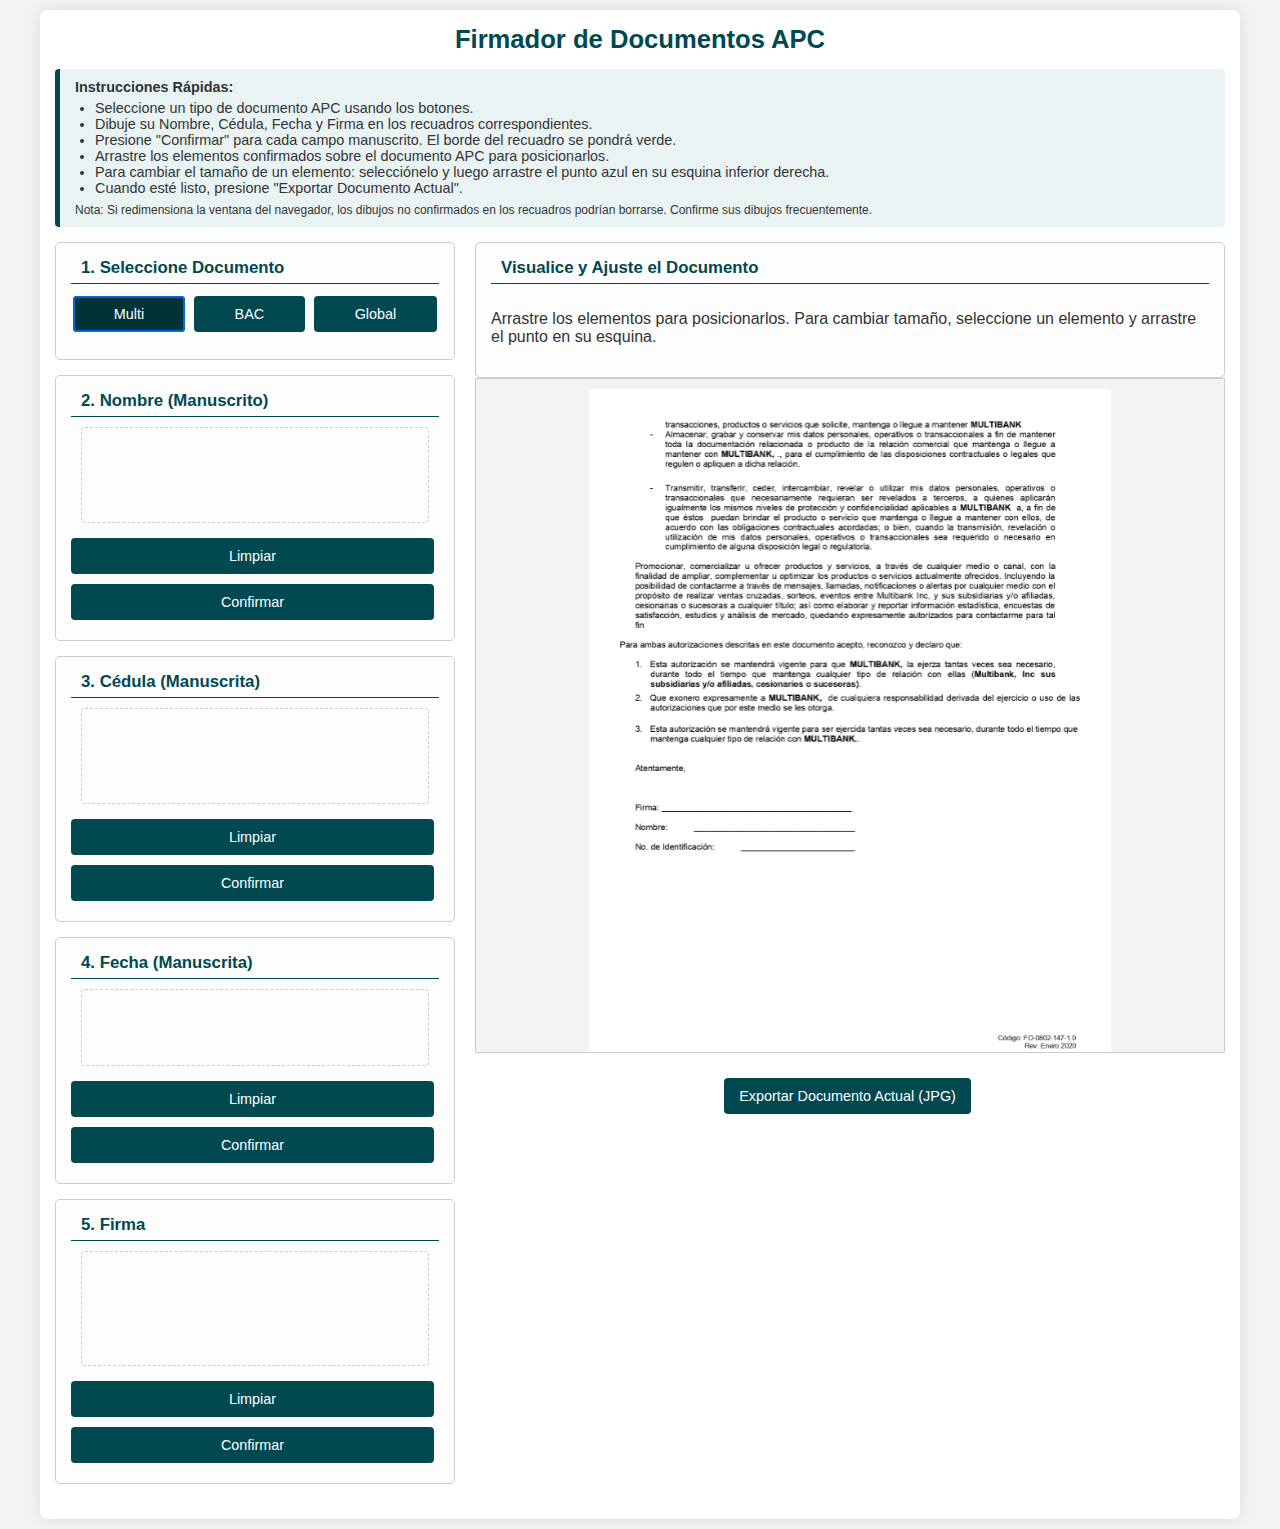
<file: stage.html>
<!DOCTYPE html>
<html lang="es">
<head>
    <meta charset="UTF-8">
    <meta name="viewport" content="width=device-width, initial-scale=1.0, user-scalable=no">
    <title>Firmador de Documentos APC - Lulo Panamá</title>
    <meta name="robots" content="nofollow">
    <style>
        :root {
            --lulo-panama-primary: #004951;
            --lulo-panama-secondary: #f3f3f3;
            --text-color: #333;
            --border-color: #ccc;
            --selection-border-color: #0069d9;
            --selection-handle-color: #0056b3;
            --selection-handle-stroke: #ffffff;
            --confirmed-pad-border: #28a745;
        }

        /* Apply box-sizing universally and prevent html/body horizontal scroll */
        html {
            box-sizing: border-box;
            overflow-x: hidden; /* Prevent horizontal scroll at the ROOT level */
            -webkit-text-size-adjust: 100%; /* Prevent font scaling on orientation change */
            -ms-text-size-adjust: 100%;
        }
        *, *:before, *:after {
            box-sizing: inherit;
        }

        body {
            font-family: Arial, sans-serif; margin: 0;
            /* Padding will be set below and in media queries */
            background-color: var(--lulo-panama-secondary); color: var(--text-color);
            display: flex; flex-direction: column; align-items: center;
            -webkit-tap-highlight-color: transparent;
            width: 100%;
            overflow-x: hidden; /* Prevent body itself from creating horizontal scroll */
            min-height: 100vh;
        }
        .container {
            width: 100%; max-width: 1200px; background-color: white;
            /* Padding will be set below and in media queries */
            border-radius: 8px; box-shadow: 0 0 15px rgba(0,0,0,0.1);
            overflow: hidden;
            flex-shrink: 0;
        }
        h1 {
            color: var(--lulo-panama-primary); text-align: center;
            margin-top: 0;
            margin-bottom: 15px; font-size: 1.6em;
            padding: 0 10px;
        }
        .initial-guidance {
            background-color: #e9f3f4; border-left: 5px solid var(--lulo-panama-primary);
            padding: 10px 15px; margin-bottom: 15px; font-size: 0.9em;
            border-radius: 4px;
        }
        .initial-guidance ul { padding-left: 20px; margin-top: 5px; margin-bottom: 5px;}

        .main-layout-grid {
            display: grid;
            grid-template-columns: 1fr;
            gap: 20px;
            width: 100%;
        }
        .document-display-area {
            grid-column: 1 / -1;
            min-width: 0;
        }

        .input-areas-container {
            min-width: 0;
        }

        .input-areas-grid {
            display: grid;
            grid-template-columns: repeat(auto-fit, minmax(260px, 1fr)); /* Default */
            gap: 15px;
            margin-bottom: 20px;
            padding: 0;
        }
        .control-group {
             /* padding will be set below and in media queries */
            border: 1px solid var(--border-color);
            border-radius: 5px; background-color: #fdfdfd;
            display: flex;
            flex-direction: column;
            min-width: 0;
            overflow: hidden; /* Keep this to clip internal overflows if they somehow still happen */
        }
        .control-group h3 {
            margin-top: 0; color: var(--lulo-panama-primary);
            border-bottom: 1px solid var(--lulo-panama-primary);
            padding-bottom: 5px; font-size: 1.05em; margin-bottom: 10px;
            word-break: break-word;
            overflow-wrap: break-word;
            min-width: 0;
            /* padding left/right set below and in media queries */
        }
        label { display: block; margin-bottom: 5px; font-weight: bold; }
        input[type="number"] {
            width: 100%;
            padding: 10px; margin-bottom: 10px;
            border: 1px solid var(--border-color); border-radius: 4px;
        }
        /* Base button styles (will be adjusted in media queries) */
        button {
            background-color: var(--lulo-panama-primary); color: white; padding: 10px 15px;
            border: none; border-radius: 4px; cursor: pointer; font-size:0.9em;
            transition: background-color 0.3s ease; margin: 5px;
            -webkit-appearance: none;
            -moz-appearance: none;
            appearance: none;
            display: block; /* Default to block */
            width: calc(100% - 10px); /* Default to full width minus margins */
            max-width: 300px; /* Cap width */
            margin-left: auto; margin-right: auto; /* Center if max-width applies */
            white-space: normal; /* Allow text wrapping */
            word-break: break-word;
        }
        button:hover { background-color: #003338; }

        /* Specific style for document selection buttons */
        .document-buttons { display: flex; flex-wrap: wrap; gap: 5px; margin-bottom:10px; justify-content: center;}
        .document-buttons button {
            flex-grow: 1; min-width: 100px;
            width: auto; /* Override block */
            display: inline-flex; /* Allow side-by-side */
            justify-content: center;
            align-items: center;
            margin: 2px; /* Specific margins for this group */
            max-width: none; /* Remove max-width for these buttons */
        }
        .document-buttons button.active {
            background-color: #003338;
            box-shadow: 0 0 0 2px var(--selection-border-color) inset;
        }

        .handwriting-pad-area, .signature-pad-area {
            margin: 0 auto 10px auto;
            width: 100%;
            max-width: 380px;
            min-width: 0;
            /* padding set below and in media queries */
        }
        .drawing-pad { /* The <canvas> */
            border: 1px dashed var(--border-color); border-radius: 4px; cursor: crosshair;
            width: 100%;
            max-width: 100%;
            height: auto;
            display: block;
            touch-action: none;
        }
        .drawing-pad.confirmed {
            border: 2px solid var(--confirmed-pad-border) !important;
        }

        .canvas-container {
            width: 100%; margin-bottom: 20px; position: relative;
            max-height: 75vh;
            overflow: auto; border: 1px solid var(--border-color);
            background-color: var(--lulo-panama-secondary);
            padding: 5px;
        }
        #mainDocumentCanvas {
            border-radius: 4px; display: block; margin: 0 auto;
            touch-action: none;
            background-color: #FFFFFF;
        }
        .selected-element-controls {
            padding: 10px; border: 1px dashed var(--lulo-panama-primary);
            margin-top: 10px; border-radius: 4px;
        }
        .selected-element-controls label { margin-top: 8px; }

        /* --- Base Paddings & Styles --- */
        body { padding: 10px; }
        .container { padding: 15px; }
        .control-group { padding: 15px; }
        .control-group h3 { padding-left: 10px; padding-right: 10px; }
        .handwriting-pad-area, .signature-pad-area { padding: 0 10px; }


        /* --- Media Queries --- */

        /* Desktop Layout */
        @media (min-width: 992px) {
            .main-layout-grid {
                 grid-template-columns: minmax(320px, 400px) 1fr;
                 align-items: start;
            }
            .input-areas-container { grid-column: 1 / 2; }
            .input-areas-grid { grid-template-columns: 1fr; }
            .document-display-area { grid-column: 2 / 3; }
            .canvas-container { padding: 10px; }
            /* Adjust button base style for desktop */
            button {
                display: inline-block; /* Allow side-by-side */
                width: auto;
                max-width: none; /* Remove max-width */
                margin: 5px; margin-right: 5px; /* Reset margin */
                margin-left: 0;
            }
            /* Ensure control group buttons follow general button style on desktop */
             .control-group button { } /* Inherits general button style now */
        }

        /* Tablet and Smaller Adjustments */
        @media (max-width: 768px) {
            body { padding: 5px; }
            .container { padding: 10px;}
            .control-group { padding: 10px; }
             .control-group h3 { padding-left: 5px; padding-right: 5px; }
             .handwriting-pad-area, .signature-pad-area { padding: 0 5px; }
            h1 { font-size: 1.4em; }
            .control-group h3 { font-size: 1em; }
            .initial-guidance { font-size: 0.85em; }
            button { padding: 8px 12px; font-size: 0.85em; } /* General button adjust */
        }

        /* Mobile Specific Adjustments */
        @media (max-width: 480px) {
            h1 { font-size: 1.2em; }
            input[type="number"] { padding: 8px; }
            .initial-guidance ul { padding-left: 15px; }
            /* Button width for Limpiar/Confirmar type buttons */
            .control-group button {
                width: calc(100% - 10px); /* Full width minus margins (5+5) */
                margin-left: 5px;
                margin-right: 5px;
            }
        }

        /* NEW: Very Narrow Screen Adjustments */
        @media (max-width: 359px) {
            .input-areas-grid {
                grid-template-columns: 1fr; /* Force single column, removes 260px min */
                gap: 10px;
            }
            body { padding: 0 2px; } /* Minimal body padding */
            .container { padding: 5px; } /* Minimal container padding */
            .control-group { padding: 8px; } /* Minimal control group padding */
            .control-group h3 {
                padding-left: 5px; padding-right: 5px;
                font-size: 0.9em; /* Slightly smaller heading */
            }
            .handwriting-pad-area, .signature-pad-area {
                padding: 0 2px; /* Minimal pad area padding */
            }
             /* Further adjust general button style if needed */
            button {
                padding: 6px 8px;
                font-size: 0.8em;
                margin: 3px;
                width: calc(100% - 6px);
            }
             .initial-guidance {
                 font-size: 0.75em;
                 padding: 8px 10px;
             }
        }
    </style>
</head>
<body>
    <div class="container">
        <h1>Firmador de Documentos APC</h1>
        <div class="initial-guidance">
            <strong>Instrucciones Rápidas:</strong>
            <ul>
                <li>Seleccione un tipo de documento APC usando los botones.</li>
                <li>Dibuje su Nombre, Cédula, Fecha y Firma en los recuadros correspondientes.</li>
                <li>Presione "Confirmar" para cada campo manuscrito. El borde del recuadro se pondrá verde.</li>
                <li>Arrastre los elementos confirmados sobre el documento APC para posicionarlos.</li>
                <li>Para cambiar el tamaño de un elemento: selecciónelo y luego arrastre el punto azul en su esquina inferior derecha.</li>
                <li>Cuando esté listo, presione "Exportar Documento Actual".</li>
            </ul>
            <small>Nota: Si redimensiona la ventana del navegador, los dibujos no confirmados en los recuadros podrían borrarse. Confirme sus dibujos frecuentemente.</small>
        </div>

        <div class="main-layout-grid">
            <div class="input-areas-container">
                <div class="input-areas-grid">
                    <div class="control-group">
                        <h3>1. Seleccione Documento</h3>
                        <div id="documentButtonContainer" class="document-buttons"></div>
                    </div>
                    <div class="control-group">
                        <h3>2. Nombre (Manuscrito)</h3>
                        <div class="handwriting-pad-area">
                            <canvas class="drawing-pad" id="nameCanvasEl" data-logical-width="360" data-logical-height="100"></canvas>
                        </div>
                        <button id="clearNameBtn">Limpiar</button>
                        <button id="confirmNameBtn">Confirmar</button>
                    </div>
                    <div class="control-group">
                        <h3>3. Cédula (Manuscrita)</h3>
                        <div class="handwriting-pad-area">
                            <canvas class="drawing-pad" id="cedulaCanvasEl" data-logical-width="360" data-logical-height="100"></canvas>
                        </div>
                        <button id="clearCedulaBtn">Limpiar</button>
                        <button id="confirmCedulaBtn">Confirmar</button>
                    </div>
                     <div class="control-group">
                        <h3>4. Fecha (Manuscrita)</h3>
                        <div class="handwriting-pad-area">
                            <canvas class="drawing-pad" id="dateCanvasEl" data-logical-width="360" data-logical-height="80"></canvas>
                        </div>
                        <button id="clearDateBtn">Limpiar</button>
                        <button id="confirmDateBtn">Confirmar</button>
                    </div>
                    <div class="control-group">
                        <h3>5. Firma</h3>
                        <div class="signature-pad-area">
                            <canvas class="drawing-pad" id="signaturePadEl" data-logical-width="360" data-logical-height="120"></canvas>
                        </div>
                        <button id="clearSignatureBtn">Limpiar</button>
                        <button id="confirmSignatureBtn">Confirmar</button>
                    </div>
                     <div class="control-group" id="elementSizingControls" style="display:none;">
                        <h3>6. Ajustar Elemento</h3>
                        <p>Arrastre el punto en la esquina del elemento seleccionado para cambiar su tamaño.</p>
                        <div id="imageElementControls">
                            <label for="elementWidth">Ancho del Elemento (px):</label>
                            <input type="number" id="elementWidth" min="10" max="1000">
                            <label for="elementHeight">Alto del Elemento (px):</label>
                            <input type="number" id="elementHeight" min="10" max="1000">
                        </div>
                    </div>
                </div>
            </div>
            <div class="document-display-area">
                 <div class="control-group">
                    <h3>Visualice y Ajuste el Documento</h3>
                    <p>Arrastre los elementos para posicionarlos. Para cambiar tamaño, seleccione un elemento y arrastre el punto en su esquina.</p>
                </div>
                <div class="canvas-container">
                    <canvas id="mainDocumentCanvas"></canvas>
                </div>
                <div style="text-align: center; margin-top: 20px;">
                    <button id="exportDocumentBtn">Exportar Documento Actual (JPG)</button>
                </div>
            </div>
        </div>
    </div>

    <script>
        // --- JavaScript code remains the same as the previous version ---
        // (Includes the implemented fixes for setupDrawingCanvas, getPadCoordinates, etc.)
        const dpr = window.devicePixelRatio || 1;
        const RESIZE_HANDLE_LOGICAL_SIZE = 10;
        const RESIZE_HANDLE_CLICK_EXTENSION = 5;
        const MIN_ELEMENT_DIM = 20;

        const documentConfigurations = [
            { path: "apc/apc-multi-actual.jpg", shortName: "multi", displayName: "Multi" },
            { path: "apc/apc-bac-actual.jpg", shortName: "bac", displayName: "BAC" },
            { path: "apc/apc-global-actual.jpg", shortName: "global", displayName: "Global" }
        ];

        const appState = {
            currentDocumentUrl: null,
            nameImageCache: null, cedulaImageCache: null, dateImageCache: null, signatureImageCache: null,
            documentSettings: {}, activeElementId: null,
            dragState: { isDragging: false, elementId: null, offsetX: 0, offsetY: 0 },
            resizeState: {
                isResizing: false, elementId: null,
                startX: 0, startY: 0,
                initialElement: { x:0, y:0, width: 0, height: 0, aspectRatio: 1 }
            },
            backgroundImage: null,
            lastWindowWidth: window.innerWidth,
            lastWindowHeight: window.innerHeight,
            resizeTimeout: null
        };

        const documentButtonContainer = document.getElementById('documentButtonContainer');
        const nameCanvasEl = document.getElementById('nameCanvasEl');
        const clearNameBtn = document.getElementById('clearNameBtn');
        const confirmNameBtn = document.getElementById('confirmNameBtn');
        let nameCtx;
        const cedulaCanvasEl = document.getElementById('cedulaCanvasEl');
        const clearCedulaBtn = document.getElementById('clearCedulaBtn');
        const confirmCedulaBtn = document.getElementById('confirmCedulaBtn');
        let cedulaCtx;
        const dateCanvasEl = document.getElementById('dateCanvasEl');
        const clearDateBtn = document.getElementById('clearDateBtn');
        const confirmDateBtn = document.getElementById('confirmDateBtn');
        let dateCtx;
        const signaturePadEl = document.getElementById('signaturePadEl');
        const clearSignatureBtn = document.getElementById('clearSignatureBtn');
        const confirmSignatureBtn = document.getElementById('confirmSignatureBtn');
        let sigCtx;
        const mainCanvas = document.getElementById('mainDocumentCanvas');
        let mainCtx = mainCanvas.getContext('2d');
        const exportDocumentBtn = document.getElementById('exportDocumentBtn');
        const elementSizingControls = document.getElementById('elementSizingControls');
        const imageElementControls = document.getElementById('imageElementControls');
        const elementWidthInput = document.getElementById('elementWidth');
        const elementHeightInput = document.getElementById('elementHeight');

        let drawingStates = {
            name: {isDrawing: false, lastX:0, lastY:0, canvasElement: nameCanvasEl},
            cedula: {isDrawing: false, lastX:0, lastY:0, canvasElement: cedulaCanvasEl},
            date: {isDrawing: false, lastX:0, lastY:0, canvasElement: dateCanvasEl},
            signature: {isDrawing: false, lastX:0, lastY:0, canvasElement: signaturePadEl}
        };

        function configureDrawingContext(ctx, currentLogicalWidth, currentLogicalHeight, clear = true) {
            ctx.resetTransform();
            ctx.scale(dpr, dpr);
            ctx.strokeStyle = '#000000';
            ctx.lineWidth = 2;
            ctx.lineCap = 'round'; ctx.lineJoin = 'round';
            if (clear) ctx.clearRect(0, 0, currentLogicalWidth, currentLogicalHeight);
        }

        function setupDrawingCanvas(canvasEl, stateKey) {
            const logicalInitialWidth = parseInt(canvasEl.dataset.logicalWidth) || 300;
            const logicalInitialHeight = parseInt(canvasEl.dataset.logicalHeight) || 100;
            let logicalAspectRatio = logicalInitialWidth / logicalInitialHeight;
            if (logicalInitialHeight === 0 || isNaN(logicalAspectRatio) || !isFinite(logicalAspectRatio)) {
                logicalAspectRatio = 3;
            }

            let renderedWidth = canvasEl.clientWidth;
            if (renderedWidth === 0 && canvasEl.parentElement) {
                 renderedWidth = canvasEl.parentElement.clientWidth || logicalInitialWidth;
            } else if (renderedWidth === 0) {
                 renderedWidth = logicalInitialWidth;
            }
            if (renderedWidth === 0) renderedWidth = logicalInitialWidth;

            let renderedHeight = renderedWidth / logicalAspectRatio;
            if (isNaN(renderedHeight) || !isFinite(renderedHeight)) {
                renderedHeight = renderedWidth / 3;
            }

            canvasEl.style.height = renderedHeight + 'px';

            canvasEl.width = renderedWidth * dpr;
            canvasEl.height = renderedHeight * dpr;

            const ctx = canvasEl.getContext('2d');
            configureDrawingContext(ctx, renderedWidth, renderedHeight);

            if (!canvasEl.dataset.listenersAttached) {
                const eventHandlerOptions = { passive: false };
                canvasEl.addEventListener('mousedown', (e) => startDrawing(e, ctx, stateKey));
                canvasEl.addEventListener('mousemove', (e) => draw(e, ctx, stateKey));
                canvasEl.addEventListener('mouseup', () => stopDrawing(stateKey));
                canvasEl.addEventListener('mouseleave', () => stopDrawing(stateKey));
                canvasEl.addEventListener('touchstart', (e) => startDrawing(e, ctx, stateKey), eventHandlerOptions);
                canvasEl.addEventListener('touchmove', (e) => draw(e, ctx, stateKey), eventHandlerOptions);
                canvasEl.addEventListener('touchend', () => stopDrawing(stateKey));
                canvasEl.dataset.listenersAttached = 'true';
            }
            drawingStates[stateKey].canvasElement = canvasEl;
            return ctx;
        }

        function initializeDrawingPads() {
            nameCtx = setupDrawingCanvas(nameCanvasEl, 'name');
            cedulaCtx = setupDrawingCanvas(cedulaCanvasEl, 'cedula');
            dateCtx = setupDrawingCanvas(dateCanvasEl, 'date');
            sigCtx = setupDrawingCanvas(signaturePadEl, 'signature');
        }

        function getPadCoordinates(canvasEl, event) {
            const rect = canvasEl.getBoundingClientRect();
            let clientX, clientY;
            if (event.touches && event.touches.length > 0) {
                clientX = event.touches[0].clientX; clientY = event.touches[0].clientY;
            } else if (event.clientX !== undefined) {
                clientX = event.clientX; clientY = event.clientY;
            } else { return null; }

            if (rect.width === 0 || rect.height === 0) return {x:0, y:0};
            return {
                x: (clientX - rect.left) * (canvasEl.width / dpr / rect.width),
                y: (clientY - rect.top) * (canvasEl.height / dpr / rect.height)
            };
        }

        function startDrawing(e, ctx, stateKey) {
            const padState = drawingStates[stateKey];
            padState.isDrawing = true;
            const coords = getPadCoordinates(padState.canvasElement, e);
            if (!coords) return;
            ctx.beginPath(); ctx.moveTo(coords.x, coords.y);
            padState.lastX = coords.x; padState.lastY = coords.y;
            if(e.cancelable) e.preventDefault();
        }

        function draw(e, ctx, stateKey) {
            const padState = drawingStates[stateKey];
            if (!padState.isDrawing) return;
            const coords = getPadCoordinates(padState.canvasElement, e);
            if (!coords) return;
            ctx.lineTo(coords.x, coords.y); ctx.stroke();
            padState.lastX = coords.x; padState.lastY = coords.y;
            if(e.cancelable) e.preventDefault();
        }

        function stopDrawing(stateKey) {
            if (drawingStates[stateKey].isDrawing) drawingStates[stateKey].isDrawing = false;
        }

        function clearDrawingPad(ctx, imageCacheKey, canvasElement) {
            const currentRenderedWidth = canvasElement.width / dpr;
            const currentRenderedHeight = canvasElement.height / dpr;
            configureDrawingContext(ctx, currentRenderedWidth, currentRenderedHeight, true);

            appState[imageCacheKey] = null;
            canvasElement.classList.remove('confirmed');
            redrawMainCanvas();
        }

        function confirmDrawingPad(ctx, imageCacheKey, canvasElement) {
            const tempImage = new Image();
            tempImage.onload = () => {
                appState[imageCacheKey] = tempImage;
                canvasElement.classList.add('confirmed');
                redrawMainCanvas();
            }
            tempImage.src = ctx.canvas.toDataURL('image/png');
        }

        function initializeDefaultDocumentSettings() {
            const defaultElementWidth = 180; const defaultElementHeight = 45;
            const defaultDateHeight = 35; const defaultSigWidth = 190; const defaultSigHeight = 70;
            documentConfigurations.forEach(docConfig => {
                const docPath = docConfig.path;
                if (!appState.documentSettings[docPath]) {
                    appState.documentSettings[docPath] = {
                        elements: [
                            { id: 'name', type: 'image', x: 50, y: 50, width: defaultElementWidth, height: defaultElementHeight },
                            { id: 'cedula', type: 'image', x: 50, y: 105, width: defaultElementWidth, height: defaultElementHeight },
                            { id: 'date', type: 'image', x: 50, y: 160, width: defaultElementWidth * 0.8, height: defaultDateHeight },
                            { id: 'signature', type: 'image', x: 50, y: 205, width: defaultSigWidth, height: defaultSigHeight }
                        ]};
                }});
        }

        function populateDocumentButtons() {
            documentButtonContainer.innerHTML = '';
            documentConfigurations.forEach(docConfig => {
                const button = document.createElement('button');
                button.textContent = docConfig.displayName;
                button.dataset.docPath = docConfig.path;
                button.addEventListener('click', () => {
                    appState.activeElementId = null;
                    updateSelectedElementControls();
                    loadDocument(docConfig.path);
                });
                documentButtonContainer.appendChild(button);
            });
        }

        function setActiveDocumentButton(docPath) {
            const buttons = documentButtonContainer.querySelectorAll('button');
            buttons.forEach(btn => {
                btn.classList.toggle('active', btn.dataset.docPath === docPath);
            });
        }

        function handleUrlParameters() {
            const params = new URLSearchParams(window.location.search);
            let selectedDocPath = null; const eParamValue = params.get('e');
            if (eParamValue) {
                const foundDoc = documentConfigurations.find(doc => doc.shortName.toLowerCase() === eParamValue.toLowerCase());
                if (foundDoc) selectedDocPath = foundDoc.path;
            }
            if (!selectedDocPath) {
                for (const docConfig of documentConfigurations) {
                    if (params.has(docConfig.shortName.toLowerCase())) {
                        selectedDocPath = docConfig.path; break;
                    }}}
            return selectedDocPath;
        }

        function loadDocument(docUrl) {
            if (!docUrl) {
                console.error("loadDocument called with invalid URL:", docUrl);
                return;
            }
            appState.currentDocumentUrl = docUrl;
            setActiveDocumentButton(docUrl);
            appState.backgroundImage = new Image();
            appState.backgroundImage.onload = () => {
                const canvasContainer = mainCanvas.parentElement;
                const containerStyle = getComputedStyle(canvasContainer);
                const imageAspectRatio = appState.backgroundImage.naturalWidth / appState.backgroundImage.naturalHeight;

                let targetWidth = canvasContainer.clientWidth;
                let displayWidth = targetWidth;
                let displayHeight = displayWidth / imageAspectRatio;

                let containerMaxHeight = parseFloat(containerStyle.maxHeight);
                 if (isNaN(containerMaxHeight) || containerMaxHeight <= 0) {
                    containerMaxHeight = window.innerHeight * 0.75;
                }
                if (displayHeight > containerMaxHeight) {
                    displayHeight = containerMaxHeight;
                    displayWidth = displayHeight * imageAspectRatio;
                }
                if (displayWidth > targetWidth) {
                    displayWidth = targetWidth;
                    displayHeight = displayWidth / imageAspectRatio;
                }

                mainCanvas.style.width = displayWidth + 'px';
                mainCanvas.style.height = displayHeight + 'px';
                mainCanvas.width = displayWidth * dpr;
                mainCanvas.height = displayHeight * dpr;

                configureDrawingContext(mainCtx, displayWidth, displayHeight, false);
                mainCtx.imageSmoothingEnabled = true; mainCtx.imageSmoothingQuality = "high";
                redrawMainCanvas();
            };
            appState.backgroundImage.onerror = () => {
                console.error("Error cargando imagen:", docUrl);
                 const logicalWidth = mainCanvas.style.width ? parseFloat(mainCanvas.style.width) : 300;
                 const logicalHeight = mainCanvas.style.height ? parseFloat(mainCanvas.style.height) : 150;
                 if (mainCanvas.width !== logicalWidth * dpr || mainCanvas.height !== logicalHeight * dpr) {
                     mainCanvas.width = logicalWidth * dpr; mainCanvas.height = logicalHeight * dpr;
                     mainCanvas.style.width = logicalWidth + 'px'; mainCanvas.style.height = logicalHeight + 'px';
                 }
                 configureDrawingContext(mainCtx, logicalWidth, logicalHeight);
                 mainCtx.fillStyle = "red"; mainCtx.font = "bold 16px Arial"; mainCtx.textAlign = "center";
                 const docName = documentConfigurations.find(dc => dc.path === docUrl)?.displayName || docUrl.split('/').pop();
                 mainCtx.fillText("Error al cargar: " + docName, logicalWidth / 2, logicalHeight / 2);
            }
            appState.backgroundImage.src = docUrl;
        }

        function getElementById(docUrl, elementId) {
            if (docUrl && appState.documentSettings[docUrl] && elementId) {
                return appState.documentSettings[docUrl].elements.find(el => el.id === elementId);
            } return null;
        }

        function getResizeHandleRect(element) {
            const handleSize = RESIZE_HANDLE_LOGICAL_SIZE;
            return {
                x: element.x + element.width - handleSize / 2,
                y: element.y + element.height - handleSize / 2,
                width: handleSize, height: handleSize
            };
        }

        function redrawMainCanvas(isExporting = false) {
            if (!mainCtx || !mainCanvas.width || !mainCanvas.height ) { return; }
            const logicalWidth = mainCanvas.width / dpr;
            const logicalHeight = mainCanvas.height / dpr;

            if (mainCtx.getTransform().a !== dpr || mainCtx.getTransform().d !== dpr ) {
                 configureDrawingContext(mainCtx, logicalWidth, logicalHeight, false);
            }

            if (!appState.currentDocumentUrl || !appState.backgroundImage || !appState.backgroundImage.complete || appState.backgroundImage.naturalWidth === 0) {
                if (logicalWidth > 0 && logicalHeight > 0) {
                    mainCtx.clearRect(0, 0, logicalWidth, logicalHeight);
                    mainCtx.fillStyle = "gray"; mainCtx.font = "16px Arial"; mainCtx.textAlign = "center";
                    mainCtx.fillText("Cargando documento...", logicalWidth / 2, logicalHeight / 2);
                } return;
            }

            mainCtx.clearRect(0, 0, logicalWidth, logicalHeight);
            mainCtx.drawImage(appState.backgroundImage, 0, 0, logicalWidth, logicalHeight);

            const currentDocSettings = appState.documentSettings[appState.currentDocumentUrl];
            if (!currentDocSettings) return;

            currentDocSettings.elements.forEach(element => {
                const imageToDraw = appState[element.id + 'ImageCache'];
                if (imageToDraw) {
                    mainCtx.drawImage(imageToDraw, element.x, element.y, element.width, element.height);
                    if (appState.activeElementId === element.id && !isExporting) {
                        mainCtx.strokeStyle = 'var(--selection-border-color)';
                        mainCtx.lineWidth = 1.5;
                        mainCtx.setLineDash([]);
                        mainCtx.strokeRect(element.x, element.y, element.width, element.height);

                        const handle = getResizeHandleRect(element);
                        mainCtx.fillStyle = 'var(--selection-handle-color)';
                        mainCtx.fillRect(handle.x, handle.y, handle.width, handle.height);
                        mainCtx.strokeStyle = 'var(--selection-handle-stroke)';
                        mainCtx.lineWidth = 1;
                        mainCtx.strokeRect(handle.x, handle.y, handle.width, handle.height);
                    }
                }
            });
        }

        function getCanvasCoordinates(event) {
            const rect = mainCanvas.getBoundingClientRect();
            let clientX, clientY;
            if (event.touches && event.touches.length > 0) {
                clientX = event.touches[0].clientX; clientY = event.touches[0].clientY;
            } else if (event.clientX !== undefined) {
                clientX = event.clientX; clientY = event.clientY;
            } else { return null; }
            return { x: (clientX - rect.left), y: (clientY - rect.top) };
        }

        function isPointInElement(pointX, pointY, element) {
            return pointX >= element.x && pointX <= element.x + element.width &&
                   pointY >= element.y && pointY <= element.y + element.height;
        }
        function isPointInResizeHandle(pointX, pointY, element) {
            if (!element) return false;
            const handle = getResizeHandleRect(element);
            const RHL = RESIZE_HANDLE_LOGICAL_SIZE;
            const clickablePadding = RESIZE_HANDLE_CLICK_EXTENSION;
            return pointX >= handle.x - clickablePadding && pointX <= handle.x + RHL + clickablePadding &&
                   pointY >= handle.y - clickablePadding && pointY <= handle.y + RHL + clickablePadding;
        }

        function handleCanvasInteractionStart(event) {
            if (event.cancelable) event.preventDefault();
            const displayCoords = getCanvasCoordinates(event);
            if (!displayCoords) return;

            const mainCanvasRect = mainCanvas.getBoundingClientRect();
            if (mainCanvasRect.width === 0 || mainCanvasRect.height === 0) return;

            const logicalX = displayCoords.x * (mainCanvas.width / dpr / mainCanvasRect.width);
            const logicalY = displayCoords.y * (mainCanvas.height / dpr / mainCanvasRect.height);

            const currentDocSettings = appState.documentSettings[appState.currentDocumentUrl];
            if (!currentDocSettings) return;

            let newActiveElementId = null;
            let clickedOnResizeHandle = false;

            if (appState.activeElementId) {
                const activeEl = getElementById(appState.currentDocumentUrl, appState.activeElementId);
                if (activeEl && isPointInResizeHandle(logicalX, logicalY, activeEl)) {
                    newActiveElementId = appState.activeElementId;
                    clickedOnResizeHandle = true;
                }
            }

            if (!clickedOnResizeHandle) {
                for (let i = currentDocSettings.elements.length - 1; i >= 0; i--) {
                    const el = currentDocSettings.elements[i];
                    if (isPointInElement(logicalX, logicalY, el)) {
                        newActiveElementId = el.id; break;
                    }}}

            appState.activeElementId = newActiveElementId;

            if (newActiveElementId) {
                const element = getElementById(appState.currentDocumentUrl, newActiveElementId);
                if (clickedOnResizeHandle) {
                    appState.resizeState = {
                        isResizing: true, elementId: newActiveElementId,
                        startX: logicalX, startY: logicalY,
                        initialElement: {
                            x: element.x, y: element.y, width: element.width, height: element.height,
                            aspectRatio: (element.height === 0 || element.width === 0) ? 1 : (element.width / element.height)
                        }};
                    appState.dragState.isDragging = false;
                } else {
                    appState.dragState = { isDragging: true, elementId: newActiveElementId, offsetX: logicalX - element.x, offsetY: logicalY - element.y };
                    appState.resizeState.isResizing = false;
                }} else {
                appState.dragState.isDragging = false; appState.resizeState.isResizing = false;
            }
            updateSelectedElementControls(); redrawMainCanvas();
        }

        function handleCanvasInteractionMove(event) {
            if (event.cancelable) event.preventDefault();
            const displayCoords = getCanvasCoordinates(event);
            if (!displayCoords) return;

            const mainCanvasRect = mainCanvas.getBoundingClientRect();
            if (mainCanvasRect.width === 0 || mainCanvasRect.height === 0) return;

            const logicalX = displayCoords.x * (mainCanvas.width / dpr / mainCanvasRect.width);
            const logicalY = displayCoords.y * (mainCanvas.height / dpr / mainCanvasRect.height);

            if (appState.resizeState.isResizing && appState.resizeState.elementId === appState.activeElementId) {
                const element = getElementById(appState.currentDocumentUrl, appState.activeElementId);
                if (!element) {appState.resizeState.isResizing = false; return;}
                const initial = appState.resizeState.initialElement;
                const deltaX = logicalX - appState.resizeState.startX;

                let newWidth = initial.width + deltaX;
                newWidth = Math.max(MIN_ELEMENT_DIM, newWidth);
                let newHeight = (initial.aspectRatio === 0) ? MIN_ELEMENT_DIM : (newWidth / initial.aspectRatio);

                if (newHeight < MIN_ELEMENT_DIM) {
                    newHeight = MIN_ELEMENT_DIM;
                    if (initial.aspectRatio !== 0) newWidth = newHeight * initial.aspectRatio; else newWidth = MIN_ELEMENT_DIM;
                }
                newWidth = Math.max(MIN_ELEMENT_DIM, newWidth);
                if (initial.aspectRatio !== 0) newHeight = newWidth / initial.aspectRatio; else newHeight = MIN_ELEMENT_DIM;
                newHeight = Math.max(MIN_ELEMENT_DIM, newHeight);

                element.width = newWidth;
                element.height = newHeight;
                redrawMainCanvas();
                elementWidthInput.value = Math.round(element.width);
                elementHeightInput.value = Math.round(element.height);

            } else if (appState.dragState.isDragging && appState.dragState.elementId === appState.activeElementId) {
                const element = getElementById(appState.currentDocumentUrl, appState.dragState.elementId);
                if (element) {
                    element.x = logicalX - appState.dragState.offsetX;
                    element.y = logicalY - appState.dragState.offsetY;
                    redrawMainCanvas();
                }}}

        function handleCanvasInteractionEnd(event) {
            if (appState.resizeState.isResizing) {
                appState.resizeState.isResizing = false;
                if(appState.activeElementId) updateSelectedElementControls();
            }
            if (appState.dragState.isDragging) {
                appState.dragState.isDragging = false;
            }}

        function updateSelectedElementControls() {
            const activeElement = appState.activeElementId ? getElementById(appState.currentDocumentUrl, appState.activeElementId) : null;
            if (activeElement) {
                elementSizingControls.style.display = 'block';
                imageElementControls.style.display = 'block';
                elementWidthInput.value = Math.round(activeElement.width);
                elementHeightInput.value = Math.round(activeElement.height);
            } else { elementSizingControls.style.display = 'none'; }}

        function handleSizeInputChange() {
            const activeElement = appState.activeElementId ? getElementById(appState.currentDocumentUrl, appState.activeElementId) : null;
            if (!activeElement) return;

            let newWidth = parseFloat(elementWidthInput.value) || activeElement.width;
            let newHeight = parseFloat(elementHeightInput.value) || activeElement.height;

            const originalAspectRatio = (activeElement.height === 0 || activeElement.width === 0) ? 1 : (activeElement.width / activeElement.height);

            if (elementWidthInput === document.activeElement && newWidth !== activeElement.width) {
                newWidth = Math.max(MIN_ELEMENT_DIM, newWidth);
                if (originalAspectRatio !== 0) newHeight = newWidth / originalAspectRatio; else newHeight = MIN_ELEMENT_DIM;
            } else if (elementHeightInput === document.activeElement && newHeight !== activeElement.height) {
                newHeight = Math.max(MIN_ELEMENT_DIM, newHeight);
                if (originalAspectRatio !== 0) newWidth = newHeight * originalAspectRatio; else newWidth = MIN_ELEMENT_DIM;
            } else if (newWidth !== activeElement.width || newHeight !== activeElement.height) {
                 newWidth = Math.max(MIN_ELEMENT_DIM, newWidth);
                 if (originalAspectRatio !== 0) newHeight = newWidth / originalAspectRatio; else newHeight = MIN_ELEMENT_DIM;
            } else {
                elementWidthInput.value = Math.round(activeElement.width);
                elementHeightInput.value = Math.round(activeElement.height);
                return;
            }

            if (newHeight < MIN_ELEMENT_DIM) {
                newHeight = MIN_ELEMENT_DIM;
                if (originalAspectRatio !== 0) newWidth = newHeight * originalAspectRatio; else newWidth = MIN_ELEMENT_DIM;
            }
            newWidth = Math.max(MIN_ELEMENT_DIM, newWidth);

            if (originalAspectRatio !== 0) {
                let heightFromWidth = newWidth / originalAspectRatio;
                if (elementWidthInput === document.activeElement || (elementHeightInput !== document.activeElement && newWidth !== activeElement.width)) {
                    newHeight = Math.max(MIN_ELEMENT_DIM, heightFromWidth);
                    newWidth = Math.max(MIN_ELEMENT_DIM, newHeight * originalAspectRatio);
                } else {
                    let widthFromHeight = newHeight * originalAspectRatio;
                    newWidth = Math.max(MIN_ELEMENT_DIM, widthFromHeight);
                    newHeight = Math.max(MIN_ELEMENT_DIM, newWidth / originalAspectRatio);
                }
            } else {
                newWidth = Math.max(MIN_ELEMENT_DIM, newWidth);
                newHeight = Math.max(MIN_ELEMENT_DIM, newHeight);
            }

            newWidth = Math.max(MIN_ELEMENT_DIM, newWidth);
            newHeight = Math.max(MIN_ELEMENT_DIM, newHeight);

            activeElement.width = Math.round(newWidth);
            activeElement.height = Math.round(newHeight);
            elementWidthInput.value = Math.round(activeElement.width);
            elementHeightInput.value = Math.round(activeElement.height);
            redrawMainCanvas();
        }

        const RESIZE_DEBOUNCE_MS = 250;

        function handleAppResize() {
            clearTimeout(appState.resizeTimeout);
            appState.resizeTimeout = setTimeout(() => {
                const newWindowWidth = window.innerWidth;
                const newWindowHeight = window.innerHeight;
                initializeDrawingPads();
                if (appState.currentDocumentUrl) {
                    loadDocument(appState.currentDocumentUrl);
                }
                appState.lastWindowWidth = newWindowWidth;
                appState.lastWindowHeight = newWindowHeight;
            }, RESIZE_DEBOUNCE_MS);
        }

        function setupEventListeners() {
            clearNameBtn.addEventListener('click', () => clearDrawingPad(nameCtx, 'nameImageCache', nameCanvasEl));
            confirmNameBtn.addEventListener('click', () => confirmDrawingPad(nameCtx, 'nameImageCache', nameCanvasEl));
            clearCedulaBtn.addEventListener('click', () => clearDrawingPad(cedulaCtx, 'cedulaImageCache', cedulaCanvasEl));
            confirmCedulaBtn.addEventListener('click', () => confirmDrawingPad(cedulaCtx, 'cedulaImageCache', cedulaCanvasEl));
            clearDateBtn.addEventListener('click', () => clearDrawingPad(dateCtx, 'dateImageCache', dateCanvasEl));
            confirmDateBtn.addEventListener('click', () => confirmDrawingPad(dateCtx, 'dateImageCache', dateCanvasEl));
            clearSignatureBtn.addEventListener('click', () => clearDrawingPad(sigCtx, 'signatureImageCache', signaturePadEl));
            confirmSignatureBtn.addEventListener('click', () => confirmDrawingPad(sigCtx, 'signatureImageCache', signaturePadEl));

            mainCanvas.addEventListener('mousedown', handleCanvasInteractionStart);
            mainCanvas.addEventListener('mousemove', handleCanvasInteractionMove);
            mainCanvas.addEventListener('mouseup', handleCanvasInteractionEnd);
            mainCanvas.addEventListener('mouseleave', handleCanvasInteractionEnd);
            mainCanvas.addEventListener('touchstart', handleCanvasInteractionStart, { passive: false });
            mainCanvas.addEventListener('touchmove', handleCanvasInteractionMove, { passive: false });
            mainCanvas.addEventListener('touchend', handleCanvasInteractionEnd, { passive: false });

            elementWidthInput.addEventListener('change', handleSizeInputChange);
            elementHeightInput.addEventListener('change', handleSizeInputChange);
            exportDocumentBtn.addEventListener('click', () => {
                if (!appState.currentDocumentUrl || !appState.backgroundImage || !appState.backgroundImage.complete || appState.backgroundImage.naturalWidth === 0) {
                    alert("Por favor, seleccione y cargue un documento primero, o espere a que cargue."); return;
                }
                const lastActiveElement = appState.activeElementId;
                appState.activeElementId = null;
                redrawMainCanvas(true);
                const dataUrl = mainCanvas.toDataURL('image/jpeg', 0.92);
                const link = document.createElement('a'); link.href = dataUrl;
                const currentDocConfig = documentConfigurations.find(dc => dc.path === appState.currentDocumentUrl);
                const shortNameForFile = currentDocConfig ? currentDocConfig.shortName : 'documento';
                const dateForFile = new Date().toISOString().slice(0,10).replace(/-/g,'');
                link.download = `APC_Firmado_${shortNameForFile}_${dateForFile}.jpg`;
                document.body.appendChild(link); link.click(); document.body.removeChild(link);
                appState.activeElementId = lastActiveElement;
                if(lastActiveElement) redrawMainCanvas();
            });
            window.addEventListener('resize', handleAppResize);
        }

        initializeDefaultDocumentSettings();
        populateDocumentButtons();
        initializeDrawingPads();
        setupEventListeners();

        let initialDocPathToLoad = handleUrlParameters();
        if (!initialDocPathToLoad && documentConfigurations.length > 0) {
            initialDocPathToLoad = documentConfigurations[0].path;
        }

        if (initialDocPathToLoad) {
            loadDocument(initialDocPathToLoad);
        } else {
            console.error("No hay documentos APC configurados o no se pudo determinar doc inicial.");
            if(!mainCanvas.width || mainCanvas.width === 0) {
                 mainCanvas.style.width = "300px"; mainCanvas.style.height = "150px";
                 mainCanvas.width = 300 * dpr; mainCanvas.height = 150 * dpr;
            }
             mainCtx = mainCanvas.getContext('2d');
             configureDrawingContext(mainCtx, mainCanvas.width/dpr, mainCanvas.height/dpr);
             mainCtx.fillStyle = "red"; mainCtx.font = "bold 16px Arial"; mainCtx.textAlign = "center";
             mainCtx.fillText("No hay documentos.", mainCanvas.width/(2*dpr), mainCanvas.height/(2*dpr));
        }
    </script>
</body>
</html>
</file>
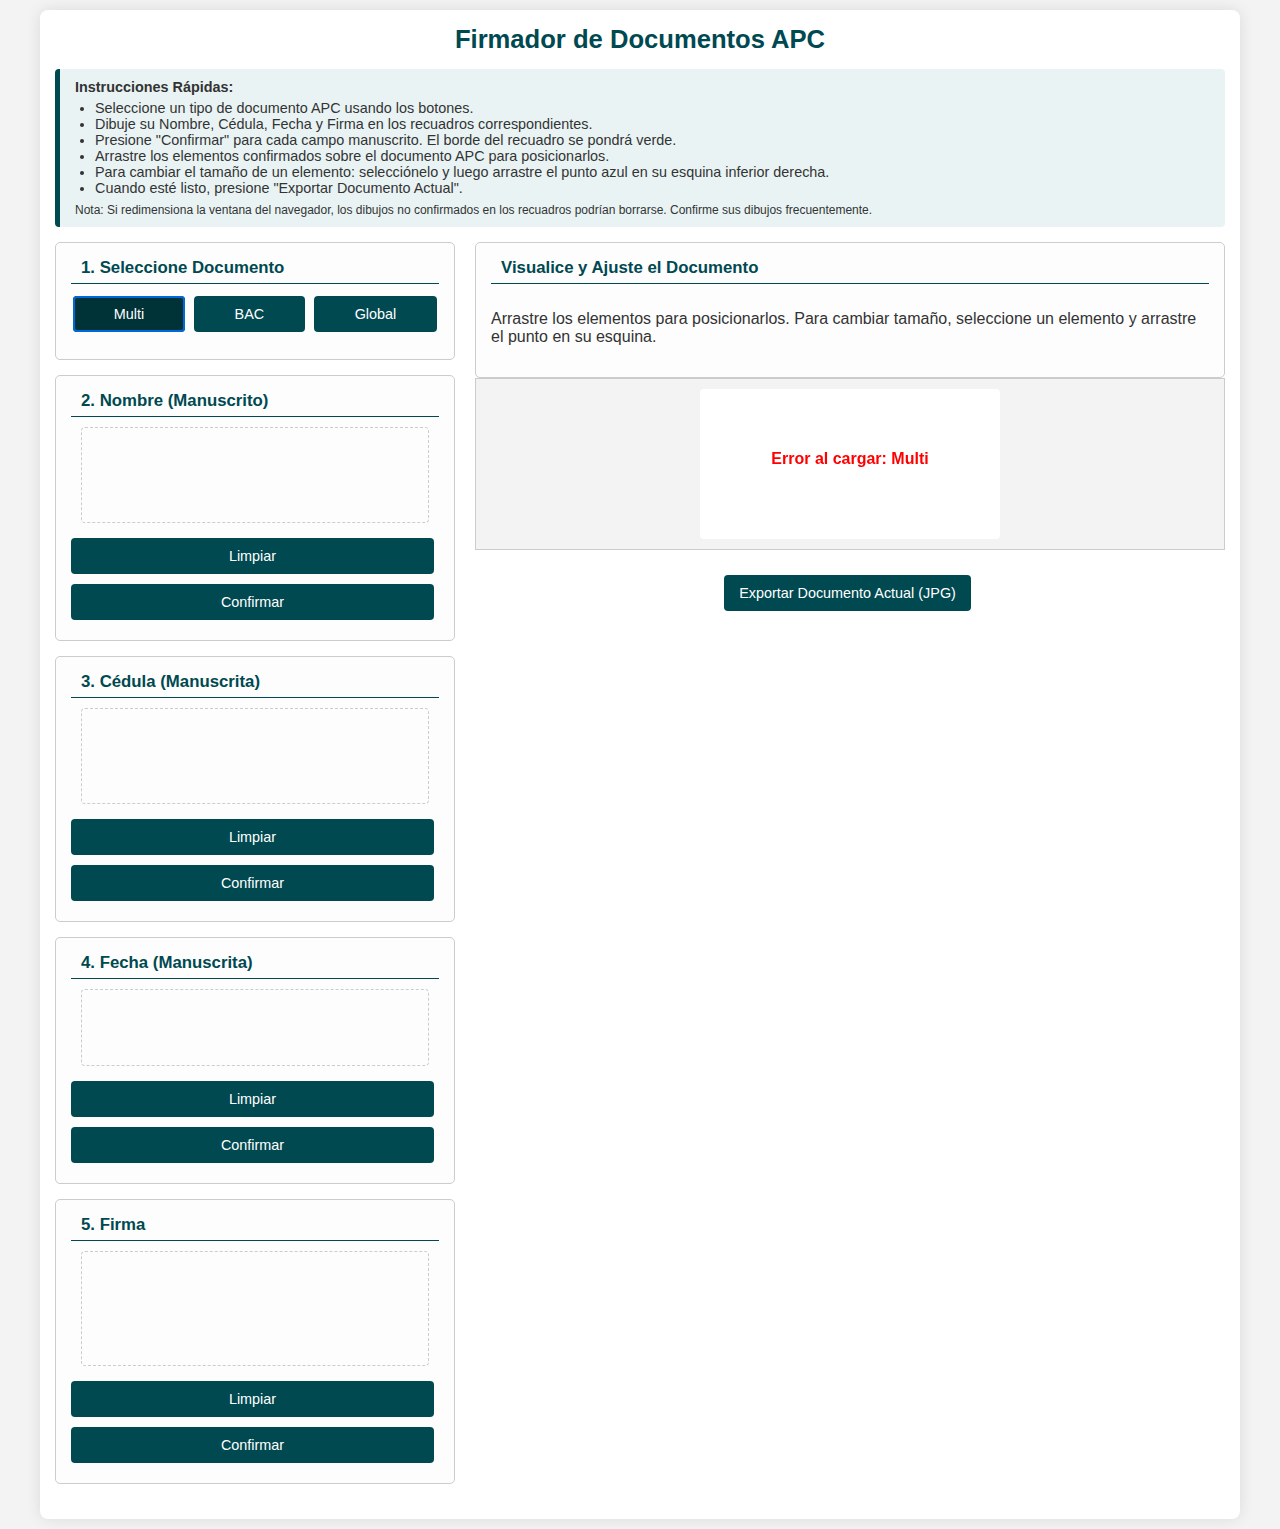
<file: app/firma.html>
<!DOCTYPE html>
<html lang="es">
<head>
    <meta charset="UTF-8">
    <meta name="viewport" content="width=device-width, initial-scale=1.0, user-scalable=no">
    <title>Firma de APCs - Lulo Panamá</title>
    <meta name="robots" content="nofollow">
    <link rel="icon" href="https://lulopanama.com/img/favicon.png" type="image/jpeg">
    <style>
        :root {
            --lulo-panama-primary: #004951;
            --lulo-panama-secondary: #f3f3f3;
            --text-color: #333;
            --border-color: #ccc;
            --selection-border-color: #0069d9;
            --selection-handle-color: #0056b3;
            --selection-handle-stroke: #ffffff;
            --confirmed-pad-border: #28a745;
        }

        /* Apply box-sizing universally and prevent html/body horizontal scroll */
        html {
            box-sizing: border-box;
            overflow-x: hidden; /* Prevent horizontal scroll at the ROOT level */
            -webkit-text-size-adjust: 100%; /* Prevent font scaling on orientation change */
            -ms-text-size-adjust: 100%;
        }
        *, *:before, *:after {
            box-sizing: inherit;
        }

        body {
            font-family: Arial, sans-serif; margin: 0;
            /* Padding will be set below and in media queries */
            background-color: var(--lulo-panama-secondary); color: var(--text-color);
            display: flex; flex-direction: column; align-items: center;
            -webkit-tap-highlight-color: transparent;
            width: 100%;
            overflow-x: hidden; /* Prevent body itself from creating horizontal scroll */
            min-height: 100vh;
        }
        .container {
            width: 100%; max-width: 1200px; background-color: white;
            /* Padding will be set below and in media queries */
            border-radius: 8px; box-shadow: 0 0 15px rgba(0,0,0,0.1);
            overflow: hidden;
            flex-shrink: 0;
        }
        h1 {
            color: var(--lulo-panama-primary); text-align: center;
            margin-top: 0;
            margin-bottom: 15px; font-size: 1.6em;
            padding: 0 10px;
        }
        .initial-guidance {
            background-color: #e9f3f4; border-left: 5px solid var(--lulo-panama-primary);
            padding: 10px 15px; margin-bottom: 15px; font-size: 0.9em;
            border-radius: 4px;
        }
        .initial-guidance ul { padding-left: 20px; margin-top: 5px; margin-bottom: 5px;}

        .main-layout-grid {
            display: grid;
            grid-template-columns: 1fr;
            gap: 20px;
            width: 100%;
        }
        .document-display-area {
            grid-column: 1 / -1;
            min-width: 0;
        }

        .input-areas-container {
            min-width: 0;
        }

        .input-areas-grid {
            display: grid;
            grid-template-columns: repeat(auto-fit, minmax(260px, 1fr)); /* Default */
            gap: 15px;
            margin-bottom: 20px;
            padding: 0;
        }
        .control-group {
             /* padding will be set below and in media queries */
            border: 1px solid var(--border-color);
            border-radius: 5px; background-color: #fdfdfd;
            display: flex;
            flex-direction: column;
            min-width: 0;
            overflow: hidden; /* Keep this to clip internal overflows if they somehow still happen */
        }
        .control-group h3 {
            margin-top: 0; color: var(--lulo-panama-primary);
            border-bottom: 1px solid var(--lulo-panama-primary);
            padding-bottom: 5px; font-size: 1.05em; margin-bottom: 10px;
            word-break: break-word;
            overflow-wrap: break-word;
            min-width: 0;
            /* padding left/right set below and in media queries */
        }
        label { display: block; margin-bottom: 5px; font-weight: bold; }
        input[type="number"] {
            width: 100%;
            padding: 10px; margin-bottom: 10px;
            border: 1px solid var(--border-color); border-radius: 4px;
        }
        /* Base button styles (will be adjusted in media queries) */
        button {
            background-color: var(--lulo-panama-primary); color: white; padding: 10px 15px;
            border: none; border-radius: 4px; cursor: pointer; font-size:0.9em;
            transition: background-color 0.3s ease; margin: 5px;
            -webkit-appearance: none;
            -moz-appearance: none;
            appearance: none;
            display: block; /* Default to block */
            width: calc(100% - 10px); /* Default to full width minus margins */
            max-width: 300px; /* Cap width */
            margin-left: auto; margin-right: auto; /* Center if max-width applies */
            white-space: normal; /* Allow text wrapping */
            word-break: break-word;
        }
        button:hover { background-color: #003338; }

        /* Specific style for document selection buttons */
        .document-buttons { display: flex; flex-wrap: wrap; gap: 5px; margin-bottom:10px; justify-content: center;}
        .document-buttons button {
            flex-grow: 1; min-width: 100px;
            width: auto; /* Override block */
            display: inline-flex; /* Allow side-by-side */
            justify-content: center;
            align-items: center;
            margin: 2px; /* Specific margins for this group */
            max-width: none; /* Remove max-width for these buttons */
        }
        .document-buttons button.active {
            background-color: #003338;
            box-shadow: 0 0 0 2px var(--selection-border-color) inset;
        }

        .handwriting-pad-area, .signature-pad-area {
            margin: 0 auto 10px auto;
            width: 100%;
            max-width: 380px;
            min-width: 0;
            /* padding set below and in media queries */
        }
        .drawing-pad { /* The <canvas> */
            border: 1px dashed var(--border-color); border-radius: 4px; cursor: crosshair;
            width: 100%;
            max-width: 100%;
            height: auto;
            display: block;
            touch-action: none;
        }
        .drawing-pad.confirmed {
            border: 2px solid var(--confirmed-pad-border) !important;
        }

        .canvas-container {
            width: 100%; margin-bottom: 20px; position: relative;
            max-height: 75vh;
            overflow: auto; border: 1px solid var(--border-color);
            background-color: var(--lulo-panama-secondary);
            padding: 5px;
        }
        #mainDocumentCanvas {
            border-radius: 4px; display: block; margin: 0 auto;
            touch-action: none;
            background-color: #FFFFFF;
        }
        .selected-element-controls {
            padding: 10px; border: 1px dashed var(--lulo-panama-primary);
            margin-top: 10px; border-radius: 4px;
        }
        .selected-element-controls label { margin-top: 8px; }

        /* --- Base Paddings & Styles --- */
        body { padding: 10px; }
        .container { padding: 15px; }
        .control-group { padding: 15px; }
        .control-group h3 { padding-left: 10px; padding-right: 10px; }
        .handwriting-pad-area, .signature-pad-area { padding: 0 10px; }


        /* --- Media Queries --- */

        /* Desktop Layout */
        @media (min-width: 992px) {
            .main-layout-grid {
                 grid-template-columns: minmax(320px, 400px) 1fr;
                 align-items: start;
            }
            .input-areas-container { grid-column: 1 / 2; }
            .input-areas-grid { grid-template-columns: 1fr; }
            .document-display-area { grid-column: 2 / 3; }
            .canvas-container { padding: 10px; }
            /* Adjust button base style for desktop */
            button {
                display: inline-block; /* Allow side-by-side */
                width: auto;
                max-width: none; /* Remove max-width */
                margin: 5px; margin-right: 5px; /* Reset margin */
                margin-left: 0;
            }
            /* Ensure control group buttons follow general button style on desktop */
             .control-group button { } /* Inherits general button style now */
        }

        /* Tablet and Smaller Adjustments */
        @media (max-width: 768px) {
            body { padding: 5px; }
            .container { padding: 10px;}
            .control-group { padding: 10px; }
            .control-group h3 { padding-left: 5px; padding-right: 5px; }
            .handwriting-pad-area, .signature-pad-area { padding: 0 5px; }
            h1 { font-size: 1.4em; }
            .control-group h3 { font-size: 1em; }
            .initial-guidance { font-size: 0.85em; }
            button { padding: 8px 12px; font-size: 0.85em; } /* General button adjust */

            /* --- MODIFICATION TO HIDE ELEMENT SIZING CONTROLS ON MOBILE --- */
            #elementSizingControls {
                display: none !important; 
            }
            /* --- END MODIFICATION --- */
        }

        /* Mobile Specific Adjustments */
        @media (max-width: 480px) {
            h1 { font-size: 1.2em; }
            input[type="number"] { padding: 8px; }
            .initial-guidance ul { padding-left: 15px; }
            /* Button width for Limpiar/Confirmar type buttons */
            .control-group button {
                width: calc(100% - 10px); /* Full width minus margins (5+5) */
                margin-left: 5px;
                margin-right: 5px;
            }
            /* If #elementSizingControls was not hidden by the (max-width: 768px) rule 
               or if you need to be absolutely sure for this specific breakpoint,
               you could repeat the rule here. However, the 768px rule should cascade.
               #elementSizingControls {
                   display: none !important; 
               }
            */
        }

        /* NEW: Very Narrow Screen Adjustments */
        @media (max-width: 359px) {
            .input-areas-grid {
                grid-template-columns: 1fr; /* Force single column, removes 260px min */
                gap: 10px;
            }
            body { padding: 0 2px; } /* Minimal body padding */
            .container { padding: 5px; } /* Minimal container padding */
            .control-group { padding: 8px; } /* Minimal control group padding */
            .control-group h3 {
                padding-left: 5px; padding-right: 5px;
                font-size: 0.9em; /* Slightly smaller heading */
            }
            .handwriting-pad-area, .signature-pad-area {
                padding: 0 2px; /* Minimal pad area padding */
            }
             /* Further adjust general button style if needed */
            button {
                padding: 6px 8px;
                font-size: 0.8em;
                margin: 3px;
                width: calc(100% - 6px);
            }
             .initial-guidance {
                 font-size: 0.75em;
                 padding: 8px 10px;
             }
        }
    </style>
</head>
<body>
    <div class="container">
        <h1>Firmador de Documentos APC</h1>
        <div class="initial-guidance">
            <strong>Instrucciones Rápidas:</strong>
            <ul>
                <li>Seleccione un tipo de documento APC usando los botones.</li>
                <li>Dibuje su Nombre, Cédula, Fecha y Firma en los recuadros correspondientes.</li>
                <li>Presione "Confirmar" para cada campo manuscrito. El borde del recuadro se pondrá verde.</li>
                <li>Arrastre los elementos confirmados sobre el documento APC para posicionarlos.</li>
                <li>Para cambiar el tamaño de un elemento: selecciónelo y luego arrastre el punto azul en su esquina inferior derecha.</li>
                <li>Cuando esté listo, presione "Exportar Documento Actual".</li>
            </ul>
            <small>Nota: Si redimensiona la ventana del navegador, los dibujos no confirmados en los recuadros podrían borrarse. Confirme sus dibujos frecuentemente.</small>
        </div>

        <div class="main-layout-grid">
            <div class="input-areas-container">
                <div class="input-areas-grid">
                    <div class="control-group">
                        <h3>1. Seleccione Documento</h3>
                        <div id="documentButtonContainer" class="document-buttons"></div>
                    </div>
                    <div class="control-group">
                        <h3>2. Nombre (Manuscrito)</h3>
                        <div class="handwriting-pad-area">
                            <canvas class="drawing-pad" id="nameCanvasEl" data-logical-width="360" data-logical-height="100"></canvas>
                        </div>
                        <button id="clearNameBtn">Limpiar</button>
                        <button id="confirmNameBtn">Confirmar</button>
                    </div>
                    <div class="control-group">
                        <h3>3. Cédula (Manuscrita)</h3>
                        <div class="handwriting-pad-area">
                            <canvas class="drawing-pad" id="cedulaCanvasEl" data-logical-width="360" data-logical-height="100"></canvas>
                        </div>
                        <button id="clearCedulaBtn">Limpiar</button>
                        <button id="confirmCedulaBtn">Confirmar</button>
                    </div>
                     <div class="control-group">
                        <h3>4. Fecha (Manuscrita)</h3>
                        <div class="handwriting-pad-area">
                            <canvas class="drawing-pad" id="dateCanvasEl" data-logical-width="360" data-logical-height="80"></canvas>
                        </div>
                        <button id="clearDateBtn">Limpiar</button>
                        <button id="confirmDateBtn">Confirmar</button>
                    </div>
                    <div class="control-group">
                        <h3>5. Firma</h3>
                        <div class="signature-pad-area">
                            <canvas class="drawing-pad" id="signaturePadEl" data-logical-width="360" data-logical-height="120"></canvas>
                        </div>
                        <button id="clearSignatureBtn">Limpiar</button>
                        <button id="confirmSignatureBtn">Confirmar</button>
                    </div>
                     <div class="control-group" id="elementSizingControls" style="display:none;">
                        <h3>6. Ajustar Elemento</h3>
                        <p>Arrastre el punto en la esquina del elemento seleccionado para cambiar su tamaño.</p>
                        <div id="imageElementControls">
                            <label for="elementWidth">Ancho del Elemento (px):</label>
                            <input type="number" id="elementWidth" min="10" max="1000">
                            <label for="elementHeight">Alto del Elemento (px):</label>
                            <input type="number" id="elementHeight" min="10" max="1000">
                        </div>
                    </div>
                </div>
            </div>
            <div class="document-display-area">
                 <div class="control-group">
                    <h3>Visualice y Ajuste el Documento</h3>
                    <p>Arrastre los elementos para posicionarlos. Para cambiar tamaño, seleccione un elemento y arrastre el punto en su esquina.</p>
                </div>
                <div class="canvas-container">
                    <canvas id="mainDocumentCanvas"></canvas>
                </div>
                <div style="text-align: center; margin-top: 20px;">
                    <button id="exportDocumentBtn">Exportar Documento Actual (JPG)</button>
                </div>
            </div>
        </div>
    </div>

    <script>
        // --- JavaScript code remains the same as the previous version ---
        // (Includes the implemented fixes for setupDrawingCanvas, getPadCoordinates, etc.)
        const dpr = window.devicePixelRatio || 1;
        const RESIZE_HANDLE_LOGICAL_SIZE = 10;
        const RESIZE_HANDLE_CLICK_EXTENSION = 5;
        const MIN_ELEMENT_DIM = 20;

        const documentConfigurations = [
            { path: "https://lulopanama.com/apc/apc-multi-actual.jpg", shortName: "multi", displayName: "Multi" },
            { path: "https://lulopanama.com/apc/apc-bac-actual.jpg", shortName: "bac", displayName: "BAC" },
            { path: "https://lulopanama.com/apc/apc-global-actual.jpg", shortName: "global", displayName: "Global" }
        ];

        const appState = {
            currentDocumentUrl: null,
            nameImageCache: null, cedulaImageCache: null, dateImageCache: null, signatureImageCache: null,
            documentSettings: {}, activeElementId: null,
            dragState: { isDragging: false, elementId: null, offsetX: 0, offsetY: 0 },
            resizeState: {
                isResizing: false, elementId: null,
                startX: 0, startY: 0,
                initialElement: { x:0, y:0, width: 0, height: 0, aspectRatio: 1 }
            },
            backgroundImage: null,
            lastWindowWidth: window.innerWidth,
            lastWindowHeight: window.innerHeight,
            resizeTimeout: null
        };

        const documentButtonContainer = document.getElementById('documentButtonContainer');
        const nameCanvasEl = document.getElementById('nameCanvasEl');
        const clearNameBtn = document.getElementById('clearNameBtn');
        const confirmNameBtn = document.getElementById('confirmNameBtn');
        let nameCtx;
        const cedulaCanvasEl = document.getElementById('cedulaCanvasEl');
        const clearCedulaBtn = document.getElementById('clearCedulaBtn');
        const confirmCedulaBtn = document.getElementById('confirmCedulaBtn');
        let cedulaCtx;
        const dateCanvasEl = document.getElementById('dateCanvasEl');
        const clearDateBtn = document.getElementById('clearDateBtn');
        const confirmDateBtn = document.getElementById('confirmDateBtn');
        let dateCtx;
        const signaturePadEl = document.getElementById('signaturePadEl');
        const clearSignatureBtn = document.getElementById('clearSignatureBtn');
        const confirmSignatureBtn = document.getElementById('confirmSignatureBtn');
        let sigCtx;
        const mainCanvas = document.getElementById('mainDocumentCanvas');
        let mainCtx = mainCanvas.getContext('2d');
        const exportDocumentBtn = document.getElementById('exportDocumentBtn');
        const elementSizingControls = document.getElementById('elementSizingControls');
        const imageElementControls = document.getElementById('imageElementControls');
        const elementWidthInput = document.getElementById('elementWidth');
        const elementHeightInput = document.getElementById('elementHeight');

        let drawingStates = {
            name: {isDrawing: false, lastX:0, lastY:0, canvasElement: nameCanvasEl},
            cedula: {isDrawing: false, lastX:0, lastY:0, canvasElement: cedulaCanvasEl},
            date: {isDrawing: false, lastX:0, lastY:0, canvasElement: dateCanvasEl},
            signature: {isDrawing: false, lastX:0, lastY:0, canvasElement: signaturePadEl}
        };

        function configureDrawingContext(ctx, currentLogicalWidth, currentLogicalHeight, clear = true) {
            ctx.resetTransform();
            ctx.scale(dpr, dpr);
            ctx.strokeStyle = '#000000';
            ctx.lineWidth = 2;
            ctx.lineCap = 'round'; ctx.lineJoin = 'round';
            if (clear) ctx.clearRect(0, 0, currentLogicalWidth, currentLogicalHeight);
        }

        function setupDrawingCanvas(canvasEl, stateKey) {
            const logicalInitialWidth = parseInt(canvasEl.dataset.logicalWidth) || 300;
            const logicalInitialHeight = parseInt(canvasEl.dataset.logicalHeight) || 100;
            let logicalAspectRatio = logicalInitialWidth / logicalInitialHeight;
            if (logicalInitialHeight === 0 || isNaN(logicalAspectRatio) || !isFinite(logicalAspectRatio)) {
                logicalAspectRatio = 3;
            }

            let renderedWidth = canvasEl.clientWidth;
            if (renderedWidth === 0 && canvasEl.parentElement) {
                 renderedWidth = canvasEl.parentElement.clientWidth || logicalInitialWidth;
            } else if (renderedWidth === 0) {
                 renderedWidth = logicalInitialWidth;
            }
            if (renderedWidth === 0) renderedWidth = logicalInitialWidth;

            let renderedHeight = renderedWidth / logicalAspectRatio;
            if (isNaN(renderedHeight) || !isFinite(renderedHeight)) {
                renderedHeight = renderedWidth / 3;
            }

            canvasEl.style.height = renderedHeight + 'px';

            canvasEl.width = renderedWidth * dpr;
            canvasEl.height = renderedHeight * dpr;

            const ctx = canvasEl.getContext('2d');
            configureDrawingContext(ctx, renderedWidth, renderedHeight);

            if (!canvasEl.dataset.listenersAttached) {
                const eventHandlerOptions = { passive: false };
                canvasEl.addEventListener('mousedown', (e) => startDrawing(e, ctx, stateKey));
                canvasEl.addEventListener('mousemove', (e) => draw(e, ctx, stateKey));
                canvasEl.addEventListener('mouseup', () => stopDrawing(stateKey));
                canvasEl.addEventListener('mouseleave', () => stopDrawing(stateKey));
                canvasEl.addEventListener('touchstart', (e) => startDrawing(e, ctx, stateKey), eventHandlerOptions);
                canvasEl.addEventListener('touchmove', (e) => draw(e, ctx, stateKey), eventHandlerOptions);
                canvasEl.addEventListener('touchend', () => stopDrawing(stateKey));
                canvasEl.dataset.listenersAttached = 'true';
            }
            drawingStates[stateKey].canvasElement = canvasEl;
            return ctx;
        }

        function initializeDrawingPads() {
            nameCtx = setupDrawingCanvas(nameCanvasEl, 'name');
            cedulaCtx = setupDrawingCanvas(cedulaCanvasEl, 'cedula');
            dateCtx = setupDrawingCanvas(dateCanvasEl, 'date');
            sigCtx = setupDrawingCanvas(signaturePadEl, 'signature');
        }

        function getPadCoordinates(canvasEl, event) {
            const rect = canvasEl.getBoundingClientRect();
            let clientX, clientY;
            if (event.touches && event.touches.length > 0) {
                clientX = event.touches[0].clientX; clientY = event.touches[0].clientY;
            } else if (event.clientX !== undefined) {
                clientX = event.clientX; clientY = event.clientY;
            } else { return null; }

            if (rect.width === 0 || rect.height === 0) return {x:0, y:0};
            return {
                x: (clientX - rect.left) * (canvasEl.width / dpr / rect.width),
                y: (clientY - rect.top) * (canvasEl.height / dpr / rect.height)
            };
        }

        function startDrawing(e, ctx, stateKey) {
            const padState = drawingStates[stateKey];
            padState.isDrawing = true;
            const coords = getPadCoordinates(padState.canvasElement, e);
            if (!coords) return;
            ctx.beginPath(); ctx.moveTo(coords.x, coords.y);
            padState.lastX = coords.x; padState.lastY = coords.y;
            if(e.cancelable) e.preventDefault();
        }

        function draw(e, ctx, stateKey) {
            const padState = drawingStates[stateKey];
            if (!padState.isDrawing) return;
            const coords = getPadCoordinates(padState.canvasElement, e);
            if (!coords) return;
            ctx.lineTo(coords.x, coords.y); ctx.stroke();
            padState.lastX = coords.x; padState.lastY = coords.y;
            if(e.cancelable) e.preventDefault();
        }

        function stopDrawing(stateKey) {
            if (drawingStates[stateKey].isDrawing) drawingStates[stateKey].isDrawing = false;
        }

        function clearDrawingPad(ctx, imageCacheKey, canvasElement) {
            const currentRenderedWidth = canvasElement.width / dpr;
            const currentRenderedHeight = canvasElement.height / dpr;
            configureDrawingContext(ctx, currentRenderedWidth, currentRenderedHeight, true);

            appState[imageCacheKey] = null;
            canvasElement.classList.remove('confirmed');
            redrawMainCanvas();
        }

        function confirmDrawingPad(ctx, imageCacheKey, canvasElement) {
            const tempImage = new Image();
            tempImage.onload = () => {
                appState[imageCacheKey] = tempImage;
                canvasElement.classList.add('confirmed');
                redrawMainCanvas();
            }
            tempImage.src = ctx.canvas.toDataURL('image/png');
        }

        function initializeDefaultDocumentSettings() {
            const defaultElementWidth = 180; const defaultElementHeight = 45;
            const defaultDateHeight = 35; const defaultSigWidth = 190; const defaultSigHeight = 70;
            documentConfigurations.forEach(docConfig => {
                const docPath = docConfig.path;
                if (!appState.documentSettings[docPath]) {
                    appState.documentSettings[docPath] = {
                        elements: [
                            { id: 'name', type: 'image', x: 50, y: 50, width: defaultElementWidth, height: defaultElementHeight },
                            { id: 'cedula', type: 'image', x: 50, y: 105, width: defaultElementWidth, height: defaultElementHeight },
                            { id: 'date', type: 'image', x: 50, y: 160, width: defaultElementWidth * 0.8, height: defaultDateHeight },
                            { id: 'signature', type: 'image', x: 50, y: 205, width: defaultSigWidth, height: defaultSigHeight }
                        ]};
                }});
        }

        function populateDocumentButtons() {
            documentButtonContainer.innerHTML = '';
            documentConfigurations.forEach(docConfig => {
                const button = document.createElement('button');
                button.textContent = docConfig.displayName;
                button.dataset.docPath = docConfig.path;
                button.addEventListener('click', () => {
                    appState.activeElementId = null;
                    updateSelectedElementControls();
                    loadDocument(docConfig.path);
                });
                documentButtonContainer.appendChild(button);
            });
        }

        function setActiveDocumentButton(docPath) {
            const buttons = documentButtonContainer.querySelectorAll('button');
            buttons.forEach(btn => {
                btn.classList.toggle('active', btn.dataset.docPath === docPath);
            });
        }

        function handleUrlParameters() {
            const params = new URLSearchParams(window.location.search);
            let selectedDocPath = null; const eParamValue = params.get('e');
            if (eParamValue) {
                const foundDoc = documentConfigurations.find(doc => doc.shortName.toLowerCase() === eParamValue.toLowerCase());
                if (foundDoc) selectedDocPath = foundDoc.path;
            }
            if (!selectedDocPath) {
                for (const docConfig of documentConfigurations) {
                    if (params.has(docConfig.shortName.toLowerCase())) {
                        selectedDocPath = docConfig.path; break;
                    }}}
            return selectedDocPath;
        }

        function loadDocument(docUrl) {
            if (!docUrl) {
                console.error("loadDocument called with invalid URL:", docUrl);
                return;
            }
            appState.currentDocumentUrl = docUrl;
            setActiveDocumentButton(docUrl);
            appState.backgroundImage = new Image();
            appState.backgroundImage.onload = () => {
                const canvasContainer = mainCanvas.parentElement;
                const containerStyle = getComputedStyle(canvasContainer);
                const imageAspectRatio = appState.backgroundImage.naturalWidth / appState.backgroundImage.naturalHeight;

                let targetWidth = canvasContainer.clientWidth;
                let displayWidth = targetWidth;
                let displayHeight = displayWidth / imageAspectRatio;

                let containerMaxHeight = parseFloat(containerStyle.maxHeight);
                 if (isNaN(containerMaxHeight) || containerMaxHeight <= 0) {
                     containerMaxHeight = window.innerHeight * 0.75;
                 }
                if (displayHeight > containerMaxHeight) {
                    displayHeight = containerMaxHeight;
                    displayWidth = displayHeight * imageAspectRatio;
                }
                if (displayWidth > targetWidth) {
                    displayWidth = targetWidth;
                    displayHeight = displayWidth / imageAspectRatio;
                }

                mainCanvas.style.width = displayWidth + 'px';
                mainCanvas.style.height = displayHeight + 'px';
                mainCanvas.width = displayWidth * dpr;
                mainCanvas.height = displayHeight * dpr;

                configureDrawingContext(mainCtx, displayWidth, displayHeight, false);
                mainCtx.imageSmoothingEnabled = true; mainCtx.imageSmoothingQuality = "high";
                redrawMainCanvas();
            };
            appState.backgroundImage.onerror = () => {
                console.error("Error cargando imagen:", docUrl);
                 const logicalWidth = mainCanvas.style.width ? parseFloat(mainCanvas.style.width) : 300;
                 const logicalHeight = mainCanvas.style.height ? parseFloat(mainCanvas.style.height) : 150;
                 if (mainCanvas.width !== logicalWidth * dpr || mainCanvas.height !== logicalHeight * dpr) {
                     mainCanvas.width = logicalWidth * dpr; mainCanvas.height = logicalHeight * dpr;
                     mainCanvas.style.width = logicalWidth + 'px'; mainCanvas.style.height = logicalHeight + 'px';
                 }
                 configureDrawingContext(mainCtx, logicalWidth, logicalHeight);
                 mainCtx.fillStyle = "red"; mainCtx.font = "bold 16px Arial"; mainCtx.textAlign = "center";
                 const docName = documentConfigurations.find(dc => dc.path === docUrl)?.displayName || docUrl.split('/').pop();
                 mainCtx.fillText("Error al cargar: " + docName, logicalWidth / 2, logicalHeight / 2);
            }
            appState.backgroundImage.src = docUrl;
        }

        function getElementById(docUrl, elementId) {
            if (docUrl && appState.documentSettings[docUrl] && elementId) {
                return appState.documentSettings[docUrl].elements.find(el => el.id === elementId);
            } return null;
        }

        function getResizeHandleRect(element) {
            const handleSize = RESIZE_HANDLE_LOGICAL_SIZE;
            return {
                x: element.x + element.width - handleSize / 2,
                y: element.y + element.height - handleSize / 2,
                width: handleSize, height: handleSize
            };
        }

        function redrawMainCanvas(isExporting = false) {
            if (!mainCtx || !mainCanvas.width || !mainCanvas.height ) { return; }
            const logicalWidth = mainCanvas.width / dpr;
            const logicalHeight = mainCanvas.height / dpr;

            if (mainCtx.getTransform().a !== dpr || mainCtx.getTransform().d !== dpr ) {
                 configureDrawingContext(mainCtx, logicalWidth, logicalHeight, false);
            }

            if (!appState.currentDocumentUrl || !appState.backgroundImage || !appState.backgroundImage.complete || appState.backgroundImage.naturalWidth === 0) {
                if (logicalWidth > 0 && logicalHeight > 0) {
                    mainCtx.clearRect(0, 0, logicalWidth, logicalHeight);
                    mainCtx.fillStyle = "gray"; mainCtx.font = "16px Arial"; mainCtx.textAlign = "center";
                    mainCtx.fillText("Cargando documento...", logicalWidth / 2, logicalHeight / 2);
                } return;
            }

            mainCtx.clearRect(0, 0, logicalWidth, logicalHeight);
            mainCtx.drawImage(appState.backgroundImage, 0, 0, logicalWidth, logicalHeight);

            const currentDocSettings = appState.documentSettings[appState.currentDocumentUrl];
            if (!currentDocSettings) return;

            currentDocSettings.elements.forEach(element => {
                const imageToDraw = appState[element.id + 'ImageCache'];
                if (imageToDraw) {
                    mainCtx.drawImage(imageToDraw, element.x, element.y, element.width, element.height);
                    if (appState.activeElementId === element.id && !isExporting) {
                        mainCtx.strokeStyle = 'var(--selection-border-color)';
                        mainCtx.lineWidth = 1.5;
                        mainCtx.setLineDash([]);
                        mainCtx.strokeRect(element.x, element.y, element.width, element.height);

                        const handle = getResizeHandleRect(element);
                        mainCtx.fillStyle = 'var(--selection-handle-color)';
                        mainCtx.fillRect(handle.x, handle.y, handle.width, handle.height);
                        mainCtx.strokeStyle = 'var(--selection-handle-stroke)';
                        mainCtx.lineWidth = 1;
                        mainCtx.strokeRect(handle.x, handle.y, handle.width, handle.height);
                    }
                }
            });
        }

        function getCanvasCoordinates(event) {
            const rect = mainCanvas.getBoundingClientRect();
            let clientX, clientY;
            if (event.touches && event.touches.length > 0) {
                clientX = event.touches[0].clientX; clientY = event.touches[0].clientY;
            } else if (event.clientX !== undefined) {
                clientX = event.clientX; clientY = event.clientY;
            } else { return null; }
            return { x: (clientX - rect.left), y: (clientY - rect.top) };
        }

        function isPointInElement(pointX, pointY, element) {
            return pointX >= element.x && pointX <= element.x + element.width &&
                   pointY >= element.y && pointY <= element.y + element.height;
        }
        function isPointInResizeHandle(pointX, pointY, element) {
            if (!element) return false;
            const handle = getResizeHandleRect(element);
            const RHL = RESIZE_HANDLE_LOGICAL_SIZE;
            const clickablePadding = RESIZE_HANDLE_CLICK_EXTENSION;
            return pointX >= handle.x - clickablePadding && pointX <= handle.x + RHL + clickablePadding &&
                   pointY >= handle.y - clickablePadding && pointY <= handle.y + RHL + clickablePadding;
        }

        function handleCanvasInteractionStart(event) {
            if (event.cancelable) event.preventDefault();
            const displayCoords = getCanvasCoordinates(event);
            if (!displayCoords) return;

            const mainCanvasRect = mainCanvas.getBoundingClientRect();
            if (mainCanvasRect.width === 0 || mainCanvasRect.height === 0) return;

            const logicalX = displayCoords.x * (mainCanvas.width / dpr / mainCanvasRect.width);
            const logicalY = displayCoords.y * (mainCanvas.height / dpr / mainCanvasRect.height);

            const currentDocSettings = appState.documentSettings[appState.currentDocumentUrl];
            if (!currentDocSettings) return;

            let newActiveElementId = null;
            let clickedOnResizeHandle = false;

            if (appState.activeElementId) {
                const activeEl = getElementById(appState.currentDocumentUrl, appState.activeElementId);
                if (activeEl && isPointInResizeHandle(logicalX, logicalY, activeEl)) {
                    newActiveElementId = appState.activeElementId;
                    clickedOnResizeHandle = true;
                }
            }

            if (!clickedOnResizeHandle) {
                for (let i = currentDocSettings.elements.length - 1; i >= 0; i--) {
                    const el = currentDocSettings.elements[i];
                    if (isPointInElement(logicalX, logicalY, el)) {
                        newActiveElementId = el.id; break;
                    }}}

            appState.activeElementId = newActiveElementId;

            if (newActiveElementId) {
                const element = getElementById(appState.currentDocumentUrl, newActiveElementId);
                if (clickedOnResizeHandle) {
                    appState.resizeState = {
                        isResizing: true, elementId: newActiveElementId,
                        startX: logicalX, startY: logicalY,
                        initialElement: {
                            x: element.x, y: element.y, width: element.width, height: element.height,
                            aspectRatio: (element.height === 0 || element.width === 0) ? 1 : (element.width / element.height)
                        }};
                    appState.dragState.isDragging = false;
                } else {
                    appState.dragState = { isDragging: true, elementId: newActiveElementId, offsetX: logicalX - element.x, offsetY: logicalY - element.y };
                    appState.resizeState.isResizing = false;
                }} else {
                appState.dragState.isDragging = false; appState.resizeState.isResizing = false;
            }
            updateSelectedElementControls(); redrawMainCanvas();
        }

        function handleCanvasInteractionMove(event) {
            if (event.cancelable) event.preventDefault();
            const displayCoords = getCanvasCoordinates(event);
            if (!displayCoords) return;

            const mainCanvasRect = mainCanvas.getBoundingClientRect();
            if (mainCanvasRect.width === 0 || mainCanvasRect.height === 0) return;

            const logicalX = displayCoords.x * (mainCanvas.width / dpr / mainCanvasRect.width);
            const logicalY = displayCoords.y * (mainCanvas.height / dpr / mainCanvasRect.height);

            if (appState.resizeState.isResizing && appState.resizeState.elementId === appState.activeElementId) {
                const element = getElementById(appState.currentDocumentUrl, appState.activeElementId);
                if (!element) {appState.resizeState.isResizing = false; return;}
                const initial = appState.resizeState.initialElement;
                const deltaX = logicalX - appState.resizeState.startX;

                let newWidth = initial.width + deltaX;
                newWidth = Math.max(MIN_ELEMENT_DIM, newWidth);
                let newHeight = (initial.aspectRatio === 0) ? MIN_ELEMENT_DIM : (newWidth / initial.aspectRatio);

                if (newHeight < MIN_ELEMENT_DIM) {
                    newHeight = MIN_ELEMENT_DIM;
                    if (initial.aspectRatio !== 0) newWidth = newHeight * initial.aspectRatio; else newWidth = MIN_ELEMENT_DIM;
                }
                newWidth = Math.max(MIN_ELEMENT_DIM, newWidth);
                if (initial.aspectRatio !== 0) newHeight = newWidth / initial.aspectRatio; else newHeight = MIN_ELEMENT_DIM;
                newHeight = Math.max(MIN_ELEMENT_DIM, newHeight);

                element.width = newWidth;
                element.height = newHeight;
                redrawMainCanvas();
                elementWidthInput.value = Math.round(element.width);
                elementHeightInput.value = Math.round(element.height);

            } else if (appState.dragState.isDragging && appState.dragState.elementId === appState.activeElementId) {
                const element = getElementById(appState.currentDocumentUrl, appState.dragState.elementId);
                if (element) {
                    element.x = logicalX - appState.dragState.offsetX;
                    element.y = logicalY - appState.dragState.offsetY;
                    redrawMainCanvas();
                }}}

        function handleCanvasInteractionEnd(event) {
            if (appState.resizeState.isResizing) {
                appState.resizeState.isResizing = false;
                if(appState.activeElementId) updateSelectedElementControls();
            }
            if (appState.dragState.isDragging) {
                appState.dragState.isDragging = false;
            }}

        function updateSelectedElementControls() {
            const activeElement = appState.activeElementId ? getElementById(appState.currentDocumentUrl, appState.activeElementId) : null;
            // Check if the elementSizingControls should be visible based on CSS (for mobile)
            // The CSS rule `display: none !important` will take precedence on mobile.
            // This JS logic primarily controls visibility on desktop or if the CSS rule wasn't there.
            if (activeElement && elementSizingControls.style.display !== 'none') { // Check current style, JS might hide it too
                elementSizingControls.style.display = 'block';
                imageElementControls.style.display = 'block';
                elementWidthInput.value = Math.round(activeElement.width);
                elementHeightInput.value = Math.round(activeElement.height);
            } else {
                 elementSizingControls.style.display = 'none';
            }
        }


        function handleSizeInputChange() {
            const activeElement = appState.activeElementId ? getElementById(appState.currentDocumentUrl, appState.activeElementId) : null;
            if (!activeElement) return;

            let newWidth = parseFloat(elementWidthInput.value) || activeElement.width;
            let newHeight = parseFloat(elementHeightInput.value) || activeElement.height;

            const originalAspectRatio = (activeElement.height === 0 || activeElement.width === 0) ? 1 : (activeElement.width / activeElement.height);

            if (elementWidthInput === document.activeElement && newWidth !== activeElement.width) {
                newWidth = Math.max(MIN_ELEMENT_DIM, newWidth);
                if (originalAspectRatio !== 0) newHeight = newWidth / originalAspectRatio; else newHeight = MIN_ELEMENT_DIM;
            } else if (elementHeightInput === document.activeElement && newHeight !== activeElement.height) {
                newHeight = Math.max(MIN_ELEMENT_DIM, newHeight);
                if (originalAspectRatio !== 0) newWidth = newHeight * originalAspectRatio; else newWidth = MIN_ELEMENT_DIM;
            } else if (newWidth !== activeElement.width || newHeight !== activeElement.height) {
                 newWidth = Math.max(MIN_ELEMENT_DIM, newWidth);
                 if (originalAspectRatio !== 0) newHeight = newWidth / originalAspectRatio; else newHeight = MIN_ELEMENT_DIM;
            } else {
                elementWidthInput.value = Math.round(activeElement.width);
                elementHeightInput.value = Math.round(activeElement.height);
                return;
            }

            if (newHeight < MIN_ELEMENT_DIM) {
                newHeight = MIN_ELEMENT_DIM;
                if (originalAspectRatio !== 0) newWidth = newHeight * originalAspectRatio; else newWidth = MIN_ELEMENT_DIM;
            }
            newWidth = Math.max(MIN_ELEMENT_DIM, newWidth);

            if (originalAspectRatio !== 0) {
                let heightFromWidth = newWidth / originalAspectRatio;
                if (elementWidthInput === document.activeElement || (elementHeightInput !== document.activeElement && newWidth !== activeElement.width)) {
                    newHeight = Math.max(MIN_ELEMENT_DIM, heightFromWidth);
                    newWidth = Math.max(MIN_ELEMENT_DIM, newHeight * originalAspectRatio);
                } else {
                    let widthFromHeight = newHeight * originalAspectRatio;
                    newWidth = Math.max(MIN_ELEMENT_DIM, widthFromHeight);
                    newHeight = Math.max(MIN_ELEMENT_DIM, newWidth / originalAspectRatio);
                }
            } else {
                newWidth = Math.max(MIN_ELEMENT_DIM, newWidth);
                newHeight = Math.max(MIN_ELEMENT_DIM, newHeight);
            }

            newWidth = Math.max(MIN_ELEMENT_DIM, newWidth);
            newHeight = Math.max(MIN_ELEMENT_DIM, newHeight);

            activeElement.width = Math.round(newWidth);
            activeElement.height = Math.round(newHeight);
            elementWidthInput.value = Math.round(activeElement.width);
            elementHeightInput.value = Math.round(activeElement.height);
            redrawMainCanvas();
        }

        const RESIZE_DEBOUNCE_MS = 250;

        function handleAppResize() {
            clearTimeout(appState.resizeTimeout);
            appState.resizeTimeout = setTimeout(() => {
                const newWindowWidth = window.innerWidth;
                const newWindowHeight = window.innerHeight;
                initializeDrawingPads();
                if (appState.currentDocumentUrl) {
                    loadDocument(appState.currentDocumentUrl);
                }
                appState.lastWindowWidth = newWindowWidth;
                appState.lastWindowHeight = newWindowHeight;
            }, RESIZE_DEBOUNCE_MS);
        }

        function setupEventListeners() {
            clearNameBtn.addEventListener('click', () => clearDrawingPad(nameCtx, 'nameImageCache', nameCanvasEl));
            confirmNameBtn.addEventListener('click', () => confirmDrawingPad(nameCtx, 'nameImageCache', nameCanvasEl));
            clearCedulaBtn.addEventListener('click', () => clearDrawingPad(cedulaCtx, 'cedulaImageCache', cedulaCanvasEl));
            confirmCedulaBtn.addEventListener('click', () => confirmDrawingPad(cedulaCtx, 'cedulaImageCache', cedulaCanvasEl));
            clearDateBtn.addEventListener('click', () => clearDrawingPad(dateCtx, 'dateImageCache', dateCanvasEl));
            confirmDateBtn.addEventListener('click', () => confirmDrawingPad(dateCtx, 'dateImageCache', dateCanvasEl));
            clearSignatureBtn.addEventListener('click', () => clearDrawingPad(sigCtx, 'signatureImageCache', signaturePadEl));
            confirmSignatureBtn.addEventListener('click', () => confirmDrawingPad(sigCtx, 'signatureImageCache', signaturePadEl));

            mainCanvas.addEventListener('mousedown', handleCanvasInteractionStart);
            mainCanvas.addEventListener('mousemove', handleCanvasInteractionMove);
            mainCanvas.addEventListener('mouseup', handleCanvasInteractionEnd);
            mainCanvas.addEventListener('mouseleave', handleCanvasInteractionEnd);
            mainCanvas.addEventListener('touchstart', handleCanvasInteractionStart, { passive: false });
            mainCanvas.addEventListener('touchmove', handleCanvasInteractionMove, { passive: false });
            mainCanvas.addEventListener('touchend', handleCanvasInteractionEnd, { passive: false });

            elementWidthInput.addEventListener('change', handleSizeInputChange);
            elementHeightInput.addEventListener('change', handleSizeInputChange);
            exportDocumentBtn.addEventListener('click', () => {
                if (!appState.currentDocumentUrl || !appState.backgroundImage || !appState.backgroundImage.complete || appState.backgroundImage.naturalWidth === 0) {
                    alert("Por favor, seleccione y cargue un documento primero, o espere a que cargue."); return;
                }
                const lastActiveElement = appState.activeElementId;
                appState.activeElementId = null;
                redrawMainCanvas(true);
                const dataUrl = mainCanvas.toDataURL('image/jpeg', 0.92);
                const link = document.createElement('a'); link.href = dataUrl;
                const currentDocConfig = documentConfigurations.find(dc => dc.path === appState.currentDocumentUrl);
                const shortNameForFile = currentDocConfig ? currentDocConfig.shortName : 'documento';
                const dateForFile = new Date().toISOString().slice(0,10).replace(/-/g,'');
                link.download = `APC_Firmado_${shortNameForFile}_${dateForFile}.jpg`;
                document.body.appendChild(link); link.click(); document.body.removeChild(link);
                appState.activeElementId = lastActiveElement;
                if(lastActiveElement) redrawMainCanvas();
            });
            window.addEventListener('resize', handleAppResize);
        }

        initializeDefaultDocumentSettings();
        populateDocumentButtons();
        initializeDrawingPads();
        setupEventListeners();

        let initialDocPathToLoad = handleUrlParameters();
        if (!initialDocPathToLoad && documentConfigurations.length > 0) {
            initialDocPathToLoad = documentConfigurations[0].path;
        }

        if (initialDocPathToLoad) {
            loadDocument(initialDocPathToLoad);
        } else {
            console.error("No hay documentos APC configurados o no se pudo determinar doc inicial.");
            if(!mainCanvas.width || mainCanvas.width === 0) {
                 mainCanvas.style.width = "300px"; mainCanvas.style.height = "150px";
                 mainCanvas.width = 300 * dpr; mainCanvas.height = 150 * dpr;
            }
             mainCtx = mainCanvas.getContext('2d');
             configureDrawingContext(mainCtx, mainCanvas.width/dpr, mainCanvas.height/dpr);
             mainCtx.fillStyle = "red"; mainCtx.font = "bold 16px Arial"; mainCtx.textAlign = "center";
             mainCtx.fillText("No hay documentos.", mainCanvas.width/(2*dpr), mainCanvas.height/(2*dpr));
        }
    </script>
</body>
</html>
</file>
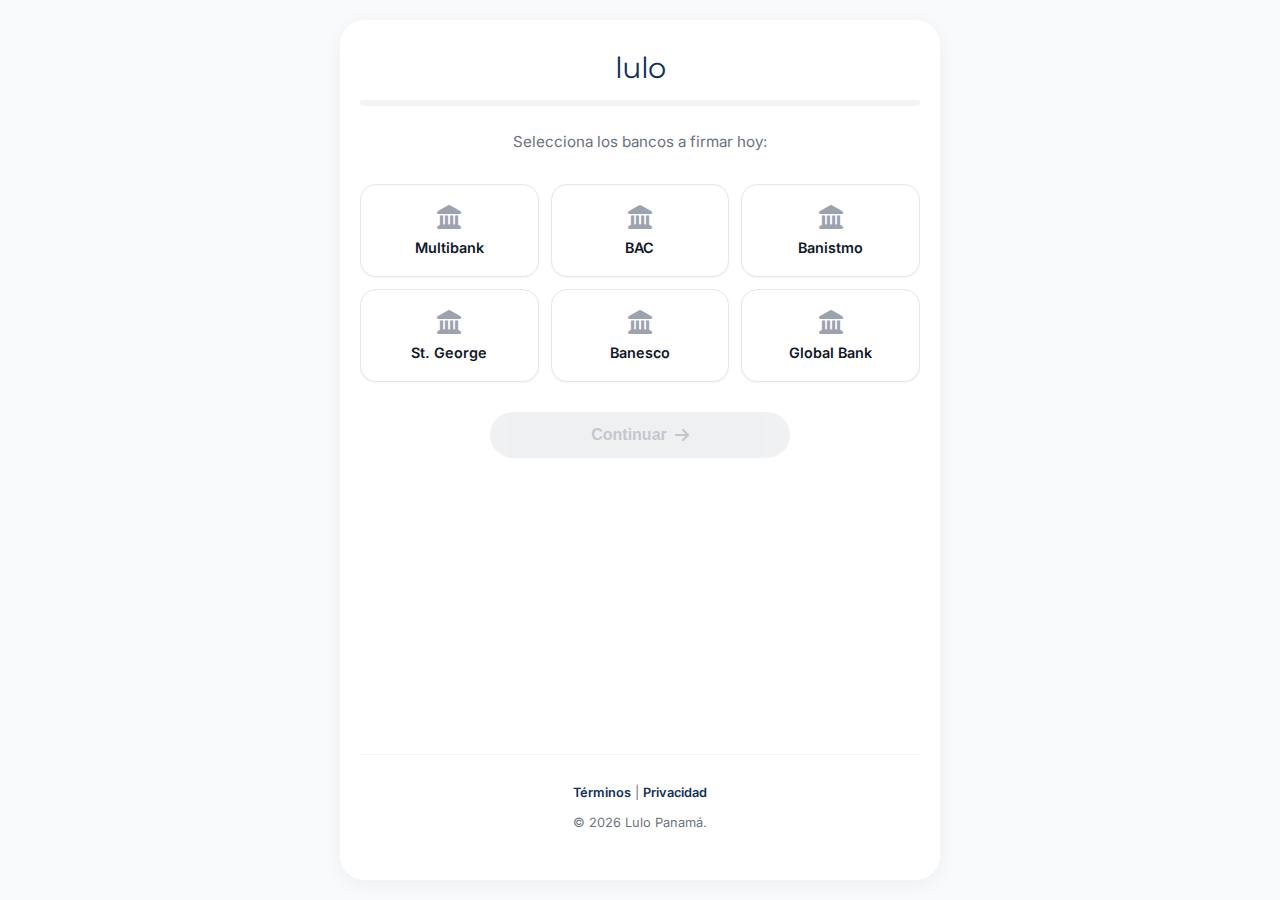
<file: app/test.html>
<!DOCTYPE html>
<html lang="es">
<head>
    <meta charset="UTF-8">
    <meta name="viewport" content="width=device-width, initial-scale=1.0, user-scalable=no, viewport-fit=cover">
    <title>Firma de APCs - Lulo Panamá</title>
    
    <!-- META TAGS -->
    <meta name="description" content="Herramienta digital para firmar documentos APC.">
    <meta name="theme-color" content="#ffffff">
    <meta name="apple-mobile-web-app-capable" content="yes">
    <meta name="apple-mobile-web-app-status-bar-style" content="black-translucent">

    <!-- Favicon -->
    <link rel="icon" href="https://cdn.lulopanama.com/favicon.png" type="image/png">

    <!-- Social Previews -->
    <meta property="og:type" content="website">
    <meta property="og:title" content="Firma de APCs - Lulo Panamá">
    <meta property="og:image" content="https://cdn.lulopanama.com/lulo-firma-banner.jpg">
    <meta name="twitter:card" content="summary_large_image">
    <meta name="twitter:image" content="https://cdn.lulopanama.com/lulo-firma-banner.jpg">

    <!-- Fuentes e Iconos -->
    <link rel="preconnect" href="https://fonts.googleapis.com">
    <link rel="preconnect" href="https://fonts.gstatic.com" crossorigin>
    <link href="https://fonts.googleapis.com/css2?family=Inter:wght@400;500;600;700&family=Montserrat:wght@400&display=swap" rel="stylesheet">
    <link rel="stylesheet" href="https://cdnjs.cloudflare.com/ajax/libs/font-awesome/6.0.0/css/all.min.css">
    
    <meta name="robots" content="noindex, nofollow">

    <style>
        /* --- ESTILOS APP NATIVA --- */
        :root {
            --primary-color: #133058;
            --secondary-color: #ff5733;
            --bg-color: #ffffff;
            --input-bg: #f3f4f6;
            --border-color: #e5e7eb;
            --text-color: #111827;
            --subtext-color: #6b7280;
            --radius: 16px;
        }

        * { box-sizing: border-box; margin: 0; padding: 0; -webkit-tap-highlight-color: transparent; }
        
        body {
            font-family: "Inter", sans-serif;
            background-color: var(--bg-color);
            color: var(--text-color);
            min-height: 100vh;
            display: flex;
            flex-direction: column;
        }

        .app-container {
            flex: 1;
            width: 100%;
            max-width: 600px;
            margin: 0 auto;
            padding: 20px;
            display: flex;
            flex-direction: column;
            justify-content: flex-start;
        }

        /* --- HEADER & PROGRESS --- */
        .app-header {
            margin-bottom: 25px;
            text-align: center;
            padding-top: 10px;
        }
        
        .progress-bar-bg {
            width: 100%;
            height: 6px;
            background: #f3f4f6;
            border-radius: 10px;
            overflow: hidden;
            margin-top: 15px;
        }
        
        .progress-bar-fill {
            height: 100%;
            background: linear-gradient(90deg, var(--primary-color), #2563eb);
            width: 0%;
            transition: width 0.4s ease;
        }

        /* Logo Montserrat */
        h2 { 
            font-family: 'Montserrat', sans-serif; 
            font-weight: 400; 
            letter-spacing: -0.75px;
            font-size: 1.8rem;
            color: var(--primary-color); 
            margin-bottom: 8px; 
        }
        
        p { color: var(--subtext-color); line-height: 1.5; font-size: 0.95rem; }

        /* --- STEPS --- */
        .step-content { display: none; width: 100%; animation: fadeUp 0.3s ease; }
        .step-content.active { display: flex; flex-direction: column; gap: 20px; }
        
        @keyframes fadeUp { from { opacity: 0; transform: translateY(10px); } to { opacity: 1; transform: translateY(0); } }

        /* --- INPUTS / CANVAS --- */
        .canvas-label {
            font-size: 0.9rem;
            font-weight: 600;
            margin-bottom: 8px;
            display: block;
            color: var(--text-color);
        }

        .canvas-wrapper {
            background: var(--input-bg);
            border: 2px dashed #d1d5db;
            border-radius: var(--radius);
            width: 100%;
            position: relative;
            overflow: hidden;
            min-height: 180px;
            transition: border-color 0.3s;
        }

        .canvas-wrapper.confirmed {
            border: 2px solid #10b981;
            background: rgba(16, 185, 129, 0.05);
        }

        .check-icon {
            position: absolute; top: 10px; right: 10px;
            background: #10b981; color: white;
            width: 24px; height: 24px; border-radius: 50%;
            display: none; align-items: center; justify-content: center;
            font-size: 12px; pointer-events: none;
        }
        .canvas-wrapper.confirmed .check-icon { display: flex; }

        canvas { width: 100%; height: 100%; touch-action: none; cursor: crosshair; }

        /* --- DATE SPLIT (VERTICAL) --- */
        .date-split-row { 
            display: flex; 
            flex-direction: column;
            gap: 20px; 
        }
        .date-col { 
            display: flex; 
            flex-direction: column; 
            width: 100%; 
        }
        .date-canvas-sm { 
            height: 110px; 
            min-height: 110px; 
        }

        /* --- DOC GRID --- */
        .doc-grid {
            display: grid;
            grid-template-columns: repeat(2, 1fr);
            gap: 12px;
        }
        .doc-btn {
            background: white;
            border: 1px solid var(--border-color);
            border-radius: var(--radius);
            padding: 20px;
            display: flex;
            flex-direction: column;
            align-items: center;
            justify-content: center;
            gap: 10px;
            cursor: pointer;
            transition: all 0.2s;
            box-shadow: 0 1px 2px rgba(0,0,0,0.05);
        }
        .doc-btn i { font-size: 1.5rem; color: #9ca3af; }
        .doc-btn span { font-weight: 600; font-size: 0.9rem; }
        
        .doc-btn.selected {
            border-color: var(--secondary-color);
            background: #fff5f0;
            box-shadow: 0 4px 12px rgba(255, 87, 51, 0.15);
        }
        .doc-btn.selected i { color: var(--secondary-color); }

        /* --- BUTTONS --- */
        .btn-container {
            margin-top: 10px;
            display: flex;
            flex-wrap: wrap;
            gap: 12px;
            justify-content: center;
        }
        
        .btn {
            padding: 14px 24px;
            border-radius: 50px;
            font-weight: 600;
            font-size: 1rem;
            border: none;
            cursor: pointer;
            display: inline-flex;
            align-items: center;
            justify-content: center;
            gap: 8px;
            transition: transform 0.1s;
            flex: 1;
            min-width: 140px;
            max-width: 300px;
        }
        .btn:active { transform: scale(0.98); }
        
        .btn-primary { background: var(--primary-color); color: white; box-shadow: 0 4px 10px rgba(19,48,88,0.2); }
        .btn-secondary { background: white; color: var(--text-color); border: 1px solid #d1d5db; }
        .btn-download { background: var(--secondary-color); color: white; box-shadow: 0 4px 10px rgba(255,87,51,0.3); }
        /* Estilos de deshabilitado */
        .btn:disabled { background: #e5e7eb; color: #9ca3af; box-shadow: none; pointer-events: none; opacity: 0.6; }

        /* --- PREVIEW SECTION --- */
        .preview-canvas-container {
            width: 100%;
            background: #f8fafc;
            border: 1px solid #e5e7eb;
            border-radius: var(--radius);
            overflow: auto;
            max-height: 60vh;
            margin-bottom: 20px;
            min-height: 300px; 
            display: flex;
            align-items: center;
            justify-content: center;
        }

        .instruction-box {
            background: #eff6ff;
            border-left: 4px solid #3b82f6;
            padding: 12px;
            border-radius: 4px;
            margin-bottom: 20px;
            font-size: 0.85rem;
            color: #1e3a8a;
            text-align: left;
        }

        /* --- COMPLETION SCREEN --- */
        #completion-view {
            text-align: center;
            padding: 40px 20px;
            animation: popIn 0.5s cubic-bezier(0.175, 0.885, 0.32, 1.275);
        }
        
        .success-icon {
            width: 80px; height: 80px;
            background: #ecfdf5; color: #10b981;
            border-radius: 50%;
            display: flex; align-items: center; justify-content: center;
            font-size: 2.5rem; margin: 0 auto 20px;
            animation: bounce 1s infinite;
        }

        @keyframes popIn { from { opacity: 0; transform: scale(0.9); } to { opacity: 1; transform: scale(1); } }
        @keyframes bounce { 0%, 100% { transform: translateY(0); } 50% { transform: translateY(-10px); } }

        /* --- FOOTER --- */
        footer {
            margin-top: auto;
            text-align: center;
            padding: 30px 20px;
            font-size: 0.8rem;
            color: #6b7280;
            border-top: 1px solid #f3f4f6;
        }
        footer a { color: var(--primary-color); text-decoration: none; font-weight: 600; }

        .hidden { display: none !important; }

        @media (min-width: 768px) {
            .doc-grid { grid-template-columns: repeat(3, 1fr); }
            body { background-color: #f9fafb; }
            .app-container { background: white; margin-top: 20px; margin-bottom: 20px; border-radius: 24px; box-shadow: 0 4px 20px rgba(0,0,0,0.05); }
        }
    </style>
</head>
<body>

    <div class="app-container">
        
        <!-- HEADER & PROGRESS -->
        <div class="app-header" id="app-header">
            <h2>lulo</h2>
            <div class="progress-bar-bg">
                <div id="progress-bar" class="progress-bar-fill"></div>
            </div>
        </div>

        <!-- --- PASOS --- -->

        <!-- Paso 1: Selección -->
        <div id="step-1" class="step-content active">
            <div style="text-align:center; margin-bottom:10px;">
                <p>Selecciona los bancos a firmar hoy:</p>
            </div>
            <div id="document-options" class="doc-grid"></div>
            <div class="btn-container">
                <button id="step-1-next" class="btn btn-primary" disabled>
                    Continuar <i class="fas fa-arrow-right"></i>
                </button>
            </div>
        </div>

        <!-- Paso 2: Nombre -->
        <div id="step-2" class="step-content">
            <div style="text-align:center;"><p>Escribe tu <strong>Nombre Completo</strong>:</p></div>
            <div class="canvas-wrapper">
                <div class="check-icon"><i class="fas fa-check"></i></div>
                <canvas id="nameCanvasEl" data-logical-width="360" data-logical-height="150"></canvas>
            </div>
            <div class="btn-container">
                <button class="btn btn-secondary" id="clearNameBtn">Borrar</button>
                <button class="btn btn-primary" id="confirmNameBtn">Confirmar</button>
            </div>
        </div>

        <!-- Paso 3: Cédula -->
        <div id="step-3" class="step-content">
            <div style="text-align:center;"><p>Escribe tu <strong>Cédula</strong>:</p></div>
            <div class="canvas-wrapper">
                <div class="check-icon"><i class="fas fa-check"></i></div>
                <canvas id="cedulaCanvasEl" data-logical-width="360" data-logical-height="150"></canvas>
            </div>
            <div class="btn-container">
                <button class="btn btn-secondary" id="clearCedulaBtn">Borrar</button>
                <button class="btn btn-primary" id="confirmCedulaBtn">Confirmar</button>
            </div>
        </div>

         <!-- Paso 4: Fecha Dividida -->
         <div id="step-4" class="step-content">
            <div style="text-align:center; margin-bottom:10px;">
                <p>Escribe la fecha por separado para ajustarla:</p>
            </div>
            
            <div class="date-split-row">
                <div class="date-col">
                    <span class="canvas-label">Día</span>
                    <div class="canvas-wrapper date-canvas-sm">
                        <div class="check-icon"><i class="fas fa-check"></i></div>
                        <canvas id="dayCanvasEl" data-logical-width="360" data-logical-height="100"></canvas>
                    </div>
                </div>
                <div class="date-col">
                    <span class="canvas-label">Mes</span>
                    <div class="canvas-wrapper date-canvas-sm">
                        <div class="check-icon"><i class="fas fa-check"></i></div>
                        <canvas id="monthCanvasEl" data-logical-width="360" data-logical-height="100"></canvas>
                    </div>
                </div>
                <div class="date-col">
                    <span class="canvas-label">Año</span>
                    <div class="canvas-wrapper date-canvas-sm">
                        <div class="check-icon"><i class="fas fa-check"></i></div>
                        <canvas id="yearCanvasEl" data-logical-width="360" data-logical-height="100"></canvas>
                    </div>
                </div>
            </div>

            <div class="btn-container">
                <button class="btn btn-secondary" id="clearDateBtn">Borrar</button>
                <button class="btn btn-primary" id="confirmDateBtn">Confirmar</button>
            </div>
        </div>

        <!-- Paso 5: Firma -->
        <div id="step-5" class="step-content">
            <div style="text-align:center;"><p>Dibuja tu <strong>Firma</strong> (igual a la cédula):</p></div>
            <div class="canvas-wrapper" style="min-height:220px;">
                <div class="check-icon"><i class="fas fa-check"></i></div>
                <canvas id="signaturePadEl" data-logical-width="360" data-logical-height="200"></canvas>
            </div>
            <div class="btn-container">
                <button class="btn btn-secondary" id="clearSignatureBtn">Borrar</button>
                <button class="btn btn-primary" id="confirmSignatureBtn">Finalizar</button>
            </div>
        </div>

        <!-- VISTA DE REVISIÓN Y DESCARGA -->
        <div id="final-preview-view" class="step-content hidden">
            <div style="text-align:center; margin-bottom:15px;">
                <span id="queue-status" style="background:#e0f2fe; color:#0369a1; padding:4px 12px; border-radius:12px; font-size:0.8rem; font-weight:600;">Doc 1/1</span>
                <h3 id="preview-title" style="margin-top:10px; color:var(--text-color);">Revisando...</h3>
            </div>

            <div class="instruction-box">
                <i class="fas fa-info-circle"></i> <strong>Instrucciones:</strong>
                <ul style="margin: 5px 0 0 20px;">
                    <li>Arrastra <strong>Día, Mes y Año</strong> a sus líneas.</li>
                    <li>Si no hay fecha, ponla <strong>debajo de la cédula</strong>.</li>
                    <li>Usa el cuadro azul en la esquina para cambiar tamaño.</li>
                </ul>
            </div>
            
            <div class="preview-canvas-container">
                <canvas id="mainDocumentCanvas"></canvas>
            </div>

            <div class="btn-container">
                <button class="btn btn-download" id="exportDocumentBtn">
                    <i class="fas fa-download"></i> Descargar Documento
                </button>

                <button class="btn btn-primary" id="nextDocBtn" style="display:none;" disabled>
                    Siguiente Documento <i class="fas fa-arrow-right"></i>
                </button>
                
                <button class="btn btn-secondary" id="finishAllBtn" style="display:none;" disabled>
                    Terminar Proceso
                </button>
            </div>
        </div>

        <!-- PANTALLA DE COMPLETADO -->
        <div id="completion-view" class="hidden">
            <div class="success-icon">
                <i class="fas fa-check"></i>
            </div>
            <h2>¡Proceso Terminado!</h2>
            <p style="font-size:1rem; margin-bottom:30px;">
                Has firmado todos los documentos correctamente. <br><br>
                <strong>Por favor, envíale los documentos firmados a tu asesor asignado por WhatsApp.</strong>
            </p>
            <button class="btn btn-primary" onclick="location.reload()">
                <i class="fas fa-redo"></i> Empezar otra vez
            </button>
        </div>

        <footer>
            <a href="https://lulopanama.com/legal/terminos" target="_blank">Términos</a> | 
            <a href="https://lulopanama.com/legal/privacidad" target="_blank">Privacidad</a>
            <br><br>
            &copy; <span id="year"></span> Lulo Panamá.
        </footer>

    </div>

    <!-- JAVASCRIPT -->
    <script>
        document.getElementById('year').textContent = new Date().getFullYear();

        const dpr = window.devicePixelRatio || 1;
        const RESIZE_HANDLE_SIZE = 25; 
        const MIN_ELEMENT_DIM = 20;

        const documentConfigurations = [
            { path: "https://lulopanama.com/apc/apc-multi-actual.jpg", shortName: "multi", displayName: "Multibank", icon: "fa-landmark" },
            { path: "https://lulopanama.com/apc/apc-bac-actual.jpg", shortName: "bac", displayName: "BAC", icon: "fa-landmark" },
            { path: "https://lulopanama.com/apc/apc-banistmo-actual.jpg", shortName: "banistmo", displayName: "Banistmo", icon: "fa-landmark" },
            { path: "https://lulopanama.com/apc/apc-stgeorge-actual.jpg", shortName: "stgeorge", displayName: "St. George", icon: "fa-landmark" },
            { path: "https://lulopanama.com/apc/apc-banesco-actual.jpg", shortName: "banesco", displayName: "Banesco", icon: "fa-landmark" },
            { path: "https://lulopanama.com/apc/apc-global-actual.jpg", shortName: "global", displayName: "Global Bank", icon: "fa-landmark" }
        ];

        const appState = {
            currentStep: 1, totalSteps: 5, selectedDocsQueue: [], currentQueueIndex: 0, currentDocumentUrl: null,
            nameImageCache: null, cedulaImageCache: null, signatureImageCache: null,
            dayImageCache: null, monthImageCache: null, yearImageCache: null,
            documentSettings: {}, activeElementId: null,
            dragState: { isDragging: false, elementId: null, offsetX: 0, offsetY: 0 },
            resizeState: { isResizing: false, elementId: null, startX: 0, startY: 0, initialElement: {} },
            backgroundImage: null, isBlinking: false
        };

        const nameCanvasEl = document.getElementById('nameCanvasEl');
        const cedulaCanvasEl = document.getElementById('cedulaCanvasEl');
        const signaturePadEl = document.getElementById('signaturePadEl');
        const dayCanvasEl = document.getElementById('dayCanvasEl');
        const monthCanvasEl = document.getElementById('monthCanvasEl');
        const yearCanvasEl = document.getElementById('yearCanvasEl');
        const mainCanvas = document.getElementById('mainDocumentCanvas');
        let mainCtx = mainCanvas.getContext('2d');

        let nameCtx, cedulaCtx, sigCtx, dayCtx, monthCtx, yearCtx;

        let drawingStates = {
            name: {isDrawing: false, canvasElement: nameCanvasEl},
            cedula: {isDrawing: false, canvasElement: cedulaCanvasEl},
            signature: {isDrawing: false, canvasElement: signaturePadEl},
            day: {isDrawing: false, canvasElement: dayCanvasEl},
            month: {isDrawing: false, canvasElement: monthCanvasEl},
            year: {isDrawing: false, canvasElement: yearCanvasEl},
        };

        // --- NAVEGACIÓN ---
        function updateProgressBar() {
            const percentage = ((appState.currentStep - 1) / appState.totalSteps) * 100;
            document.getElementById('progress-bar').style.width = percentage + '%';
        }

        function showStep(stepNumber) {
            document.querySelectorAll('.step-content').forEach(el => el.classList.remove('active'));
            const currentStepEl = document.getElementById(`step-${stepNumber}`);
            
            if(currentStepEl) {
                currentStepEl.classList.add('active');
                appState.currentStep = stepNumber;
                updateProgressBar();
                // Inicializar Canvas con delay
                setTimeout(() => {
                    if(stepNumber === 2) setupDrawingCanvas(nameCanvasEl, 'name');
                    if(stepNumber === 3) setupDrawingCanvas(cedulaCanvasEl, 'cedula');
                    if(stepNumber === 4) {
                        setupDrawingCanvas(dayCanvasEl, 'day');
                        setupDrawingCanvas(monthCanvasEl, 'month');
                        setupDrawingCanvas(yearCanvasEl, 'year');
                    }
                    if(stepNumber === 5) setupDrawingCanvas(signaturePadEl, 'signature');
                }, 100);
            } else if (stepNumber > 5) {
                startReviewProcess();
            }
        }

        function startReviewProcess() {
            // Eliminar header y mostrar preview
            document.getElementById('app-header').style.display = 'none';
            
            const previewEl = document.getElementById('final-preview-view');
            previewEl.classList.remove('hidden');
            previewEl.classList.add('active');

            appState.currentQueueIndex = 0;
            loadNextInQueue();
        }

        function finishProcess() {
            // Ocultar preview y mostrar completado
            const previewEl = document.getElementById('final-preview-view');
            previewEl.classList.remove('active');
            previewEl.classList.add('hidden'); // Asegurar que se oculte

            const completionEl = document.getElementById('completion-view');
            completionEl.classList.remove('hidden');
        }

        function loadNextInQueue() {
            const docConfig = appState.selectedDocsQueue[appState.currentQueueIndex];
            appState.currentDocumentUrl = docConfig.path;
            
            document.getElementById('queue-status').textContent = `Documento ${appState.currentQueueIndex + 1} de ${appState.selectedDocsQueue.length}`;
            document.getElementById('preview-title').textContent = `${docConfig.displayName}`;
            
            const nextBtn = document.getElementById('nextDocBtn');
            const finishBtn = document.getElementById('finishAllBtn');
            const downloadBtn = document.getElementById('exportDocumentBtn');
            
            downloadBtn.innerHTML = `<i class="fas fa-download"></i> Descargar Documento`;
            downloadBtn.style.opacity = "1";
            downloadBtn.style.pointerEvents = "auto";
            
            // --- NUEVA LÓGICA: BLOQUEAR BOTONES INICIALMENTE ---
            nextBtn.disabled = true;
            finishBtn.disabled = true;

            if (appState.currentQueueIndex < appState.selectedDocsQueue.length - 1) {
                nextBtn.style.display = 'inline-flex';
                finishBtn.style.display = 'none';
            } else {
                nextBtn.style.display = 'none';
                finishBtn.style.display = 'inline-flex';
            }

            loadDocumentImage(docConfig.path);
        }

        document.getElementById('nextDocBtn').addEventListener('click', () => {
            appState.currentQueueIndex++;
            loadNextInQueue();
        });

        document.getElementById('finishAllBtn').addEventListener('click', finishProcess);

        // --- CANVAS LOGIC ---
        function configureDrawingContext(ctx, width, height, clear = true) {
            ctx.resetTransform();
            ctx.scale(dpr, dpr);
            ctx.strokeStyle = '#111827';
            ctx.lineWidth = 3; 
            ctx.lineCap = 'round'; ctx.lineJoin = 'round';
            if (clear) ctx.clearRect(0, 0, width, height);
        }

        function setupDrawingCanvas(canvasEl, stateKey) {
            const parent = canvasEl.parentElement;
            const rect = parent.getBoundingClientRect();
            const logicalWidth = rect.width;
            let logicalHeight = parseInt(canvasEl.dataset.logicalHeight) || 150;
            
            if(window.innerWidth < 768 && stateKey !== 'day' && stateKey !== 'year' && stateKey !== 'month') {
                logicalHeight = 220; 
            }

            canvasEl.style.width = '100%';
            canvasEl.style.height = logicalHeight + 'px';
            canvasEl.width = logicalWidth * dpr;
            canvasEl.height = logicalHeight * dpr;

            const ctx = canvasEl.getContext('2d');
            configureDrawingContext(ctx, logicalWidth, logicalHeight);

            if (!canvasEl.dataset.listenersAttached) {
                const opts = { passive: false };
                const start = (e) => startDrawing(e, ctx, stateKey);
                const move = (e) => draw(e, ctx, stateKey);
                const stop = () => stopDrawing(stateKey);
                canvasEl.addEventListener('mousedown', start);
                canvasEl.addEventListener('mousemove', move);
                canvasEl.addEventListener('mouseup', stop);
                canvasEl.addEventListener('mouseleave', stop);
                canvasEl.addEventListener('touchstart', start, opts);
                canvasEl.addEventListener('touchmove', move, opts);
                canvasEl.addEventListener('touchend', stop);
                canvasEl.dataset.listenersAttached = 'true';
            }
            drawingStates[stateKey].canvasElement = canvasEl;
            
            if(stateKey === 'name') nameCtx = ctx;
            if(stateKey === 'cedula') cedulaCtx = ctx;
            if(stateKey === 'signature') sigCtx = ctx;
            if(stateKey === 'day') dayCtx = ctx;
            if(stateKey === 'month') monthCtx = ctx;
            if(stateKey === 'year') yearCtx = ctx;

            return ctx;
        }

        function getPadCoordinates(canvasEl, event) {
            const rect = canvasEl.getBoundingClientRect();
            let clientX, clientY;
            if (event.touches && event.touches.length > 0) {
                clientX = event.touches[0].clientX; clientY = event.touches[0].clientY;
            } else if (event.clientX !== undefined) {
                clientX = event.clientX; clientY = event.clientY;
            } else { return null; }
            return {
                x: (clientX - rect.left) * (canvasEl.width / dpr / rect.width),
                y: (clientY - rect.top) * (canvasEl.height / dpr / rect.height)
            };
        }

        function startDrawing(e, ctx, stateKey) {
            const padState = drawingStates[stateKey];
            padState.isDrawing = true;
            const coords = getPadCoordinates(padState.canvasElement, e);
            if (!coords) return;
            ctx.beginPath(); ctx.moveTo(coords.x, coords.y);
            if(e.cancelable) e.preventDefault();
        }

        function draw(e, ctx, stateKey) {
            const padState = drawingStates[stateKey];
            if (!padState.isDrawing) return;
            const coords = getPadCoordinates(padState.canvasElement, e);
            if (!coords) return;
            ctx.lineTo(coords.x, coords.y); ctx.stroke();
            if(e.cancelable) e.preventDefault();
        }

        function stopDrawing(stateKey) { drawingStates[stateKey].isDrawing = false; }
        
        function clearPad(ctx, canvasEl) {
            if(!ctx) return;
            const w = canvasEl.width / dpr; const h = canvasEl.height / dpr;
            ctx.clearRect(0,0,w,h); ctx.beginPath();
            canvasEl.parentElement.classList.remove('confirmed');
        }

        function confirmStep(ctx, imageCacheKey, canvasEl) {
            const tempImage = new Image();
            tempImage.onload = () => {
                appState[imageCacheKey] = tempImage;
                canvasEl.parentElement.classList.add('confirmed');
                setTimeout(() => { showStep(appState.currentStep + 1); }, 400);
            }
            tempImage.src = ctx.canvas.toDataURL('image/png');
        }

        function confirmDateStep() {
            let loaded = 0;
            const checkNext = () => {
                loaded++;
                if(loaded === 3) {
                    dayCanvasEl.parentElement.classList.add('confirmed');
                    monthCanvasEl.parentElement.classList.add('confirmed');
                    yearCanvasEl.parentElement.classList.add('confirmed');
                    setTimeout(() => { showStep(appState.currentStep + 1); }, 400);
                }
            };
            const imgDay = new Image(); imgDay.onload = () => { appState.dayImageCache = imgDay; checkNext(); };
            imgDay.src = dayCtx.canvas.toDataURL('image/png');
            const imgMonth = new Image(); imgMonth.onload = () => { appState.monthImageCache = imgMonth; checkNext(); };
            imgMonth.src = monthCtx.canvas.toDataURL('image/png');
            const imgYear = new Image(); imgYear.onload = () => { appState.yearImageCache = imgYear; checkNext(); };
            imgYear.src = yearCtx.canvas.toDataURL('image/png');
        }
        
        function clearDateStep() {
            clearPad(dayCtx, dayCanvasEl); clearPad(monthCtx, monthCanvasEl); clearPad(yearCtx, yearCanvasEl);
        }

        // --- INIT & LOGIC ---

        function initDocumentGrid() {
            const container = document.getElementById('document-options');
            const nextBtn = document.getElementById('step-1-next');
            
            const params = new URLSearchParams(window.location.search);
            const dParam = params.get('d');
            const preselectedCodes = dParam ? dParam.split(',').map(s => s.trim().toLowerCase()) : [];

            documentConfigurations.forEach(doc => {
                const btn = document.createElement('div');
                btn.className = 'doc-btn';
                btn.innerHTML = `<i class="fas ${doc.icon || 'fa-file-alt'}"></i><span>${doc.displayName}</span>`;
                btn.onclick = () => {
                    const index = appState.selectedDocsQueue.findIndex(d => d.path === doc.path);
                    if (index === -1) { appState.selectedDocsQueue.push(doc); btn.classList.add('selected'); } 
                    else { appState.selectedDocsQueue.splice(index, 1); btn.classList.remove('selected'); }
                    nextBtn.disabled = appState.selectedDocsQueue.length === 0;
                };
                if(preselectedCodes.includes(doc.shortName.toLowerCase())) {
                    appState.selectedDocsQueue.push(doc);
                    btn.classList.add('selected');
                }
                container.appendChild(btn);
            });
            if(appState.selectedDocsQueue.length > 0) nextBtn.disabled = false;
            nextBtn.onclick = () => showStep(2);
        }

        function initializeDefaultDocumentSettings() {
            const elW = 180; const elH = 45; const sigW = 190; const sigH = 70;
            const dayW = 40; const monthW = 100; const yearW = 50;
            
            documentConfigurations.forEach(docConfig => {
                if (!appState.documentSettings[docConfig.path]) {
                    appState.documentSettings[docConfig.path] = {
                        elements: [
                            // 1. FECHA (Arriba)
                            { id: 'day', type: 'image', x: 50, y: 50, width: dayW, height: 35 },
                            { id: 'month', type: 'image', x: 100, y: 50, width: monthW, height: 35 },
                            { id: 'year', type: 'image', x: 210, y: 50, width: yearW, height: 35 },
                            // 2. FIRMA (Debajo de fecha)
                            { id: 'signature', type: 'image', x: 50, y: 100, width: sigW, height: sigH },
                            // 3. NOMBRE (Debajo de firma)
                            { id: 'name', type: 'image', x: 50, y: 190, width: elW, height: elH },
                            // 4. CÉDULA (Abajo del todo)
                            { id: 'cedula', type: 'image', x: 50, y: 245, width: elW, height: elH },
                        ]};
                }});
        }

        function loadDocumentImage(docUrl) {
            appState.backgroundImage = new Image();
            appState.backgroundImage.crossOrigin = "anonymous";
            appState.activeElementId = null;

            const container = mainCanvas.parentElement;
            const logicalWidth = container.clientWidth || 300;
            const logicalHeight = logicalWidth * 1.3;
            
            mainCanvas.style.width = logicalWidth + 'px';
            mainCanvas.style.height = logicalHeight + 'px';
            mainCanvas.width = logicalWidth * dpr;
            mainCanvas.height = logicalHeight * dpr;
            configureDrawingContext(mainCtx, logicalWidth, logicalHeight);
            mainCtx.fillStyle = "#9ca3af";
            mainCtx.font = "16px Inter";
            mainCtx.textAlign = "center";
            mainCtx.fillText("Cargando documento...", logicalWidth/2, logicalHeight/2);

            appState.backgroundImage.onload = () => {
                const imageAspectRatio = appState.backgroundImage.naturalWidth / appState.backgroundImage.naturalHeight;
                let displayWidth = container.clientWidth;
                let displayHeight = displayWidth / imageAspectRatio;
                mainCanvas.style.width = displayWidth + 'px';
                mainCanvas.style.height = displayHeight + 'px';
                mainCanvas.width = displayWidth * dpr;
                mainCanvas.height = displayHeight * dpr;
                configureDrawingContext(mainCtx, displayWidth, displayHeight, false);
                mainCtx.imageSmoothingEnabled = true;
                
                appState.isBlinking = true;
                redrawMainCanvas();
                setTimeout(() => { appState.isBlinking = false; redrawMainCanvas(); }, 1500);
            };
            appState.backgroundImage.onerror = () => {
                alert("Error cargando la imagen. Intenta recargar la página.");
            };
            appState.backgroundImage.src = docUrl;
        }

        function redrawMainCanvas(isExporting = false) {
            if (!mainCtx || !appState.backgroundImage) return;
            const logicalWidth = mainCanvas.width / dpr;
            const logicalHeight = mainCanvas.height / dpr;
            mainCtx.clearRect(0, 0, logicalWidth, logicalHeight);
            mainCtx.drawImage(appState.backgroundImage, 0, 0, logicalWidth, logicalHeight);

            const settings = appState.documentSettings[appState.currentDocumentUrl];
            if (!settings) return;

            settings.elements.forEach(element => {
                let imgKey = null;
                if(element.id === 'name') imgKey = 'nameImageCache';
                else if(element.id === 'cedula') imgKey = 'cedulaImageCache';
                else if(element.id === 'signature') imgKey = 'signatureImageCache';
                else if(element.id === 'day') imgKey = 'dayImageCache';
                else if(element.id === 'month') imgKey = 'monthImageCache';
                else if(element.id === 'year') imgKey = 'yearImageCache';

                const imageToDraw = appState[imgKey];
                if (imageToDraw) {
                    mainCtx.drawImage(imageToDraw, element.x, element.y, element.width, element.height);
                    const showBorder = (appState.activeElementId === element.id && !isExporting) || (appState.isBlinking && !isExporting);
                    if (showBorder) {
                        mainCtx.strokeStyle = '#ff5733'; mainCtx.lineWidth = 2;
                        mainCtx.strokeRect(element.x, element.y, element.width, element.height);
                        if (appState.activeElementId === element.id) {
                            const handleSize = RESIZE_HANDLE_SIZE;
                            mainCtx.fillStyle = '#ff5733';
                            mainCtx.fillRect(element.x + element.width - handleSize/2, element.y + element.height - handleSize/2, handleSize, handleSize);
                        }
                    }
                }
            });
        }

        function getElementById(docUrl, elementId) { return appState.documentSettings[docUrl].elements.find(el => el.id === elementId); }
        function isPointInElement(x, y, el) { return x >= el.x && x <= el.x + el.width && y >= el.y && y <= el.y + el.height; }
        function isPointInResizeHandle(x, y, el) {
            const padding = 15;
            const right = el.x + el.width; const bottom = el.y + el.height;
            return x >= right - padding && x <= right + padding + 15 && y >= bottom - padding && y <= bottom + padding + 15;
        }
        function getCanvasCoords(e) {
            const rect = mainCanvas.getBoundingClientRect();
            let cx, cy;
            if(e.touches && e.touches.length > 0) { cx = e.touches[0].clientX; cy = e.touches[0].clientY; } else { cx = e.clientX; cy = e.clientY; }
            const scaleX = mainCanvas.width / dpr / rect.width;
            const scaleY = mainCanvas.height / dpr / rect.height;
            return { x: (cx - rect.left) * scaleX, y: (cy - rect.top) * scaleY };
        }

        function handleMainStart(e) {
            if(e.cancelable) e.preventDefault();
            const coords = getCanvasCoords(e);
            const settings = appState.documentSettings[appState.currentDocumentUrl];
            if(!settings) return;
            let clickedResize = false; let foundId = null;
            if(appState.activeElementId) {
                const activeEl = getElementById(appState.currentDocumentUrl, appState.activeElementId);
                if(isPointInResizeHandle(coords.x, coords.y, activeEl)) { clickedResize = true; foundId = appState.activeElementId; }
            }
            if(!clickedResize) {
                for(let i = settings.elements.length - 1; i >= 0; i--) {
                    if(isPointInElement(coords.x, coords.y, settings.elements[i])) { foundId = settings.elements[i].id; break; }
                }
            }
            appState.activeElementId = foundId;
            if(foundId) {
                const el = getElementById(appState.currentDocumentUrl, foundId);
                if(clickedResize) {
                    appState.resizeState = { isResizing: true, elementId: foundId, startX: coords.x, initialElement: { ...el, aspectRatio: el.width / el.height } };
                } else {
                    appState.dragState = { isDragging: true, elementId: foundId, offsetX: coords.x - el.x, offsetY: coords.y - el.y };
                }
            }
            redrawMainCanvas();
        }

        function handleMainMove(e) {
            if(e.cancelable) e.preventDefault();
            const coords = getCanvasCoords(e);
            if(appState.resizeState.isResizing) {
                const el = getElementById(appState.currentDocumentUrl, appState.resizeState.elementId);
                const dx = coords.x - appState.resizeState.startX;
                const initial = appState.resizeState.initialElement;
                let newW = Math.max(MIN_ELEMENT_DIM, initial.width + dx);
                let newH = newW / initial.aspectRatio;
                el.width = newW; el.height = newH;
                redrawMainCanvas();
            } else if(appState.dragState.isDragging) {
                const el = getElementById(appState.currentDocumentUrl, appState.dragState.elementId);
                el.x = coords.x - appState.dragState.offsetX;
                el.y = coords.y - appState.dragState.offsetY;
                redrawMainCanvas();
            }
        }

        function handleMainEnd() { appState.resizeState.isResizing = false; appState.dragState.isDragging = false; }

        document.getElementById('exportDocumentBtn').addEventListener('click', function() {
            const savedId = appState.activeElementId;
            appState.activeElementId = null; 
            redrawMainCanvas(true);
            
            const link = document.createElement('a');
            const currentDocShort = appState.selectedDocsQueue[appState.currentQueueIndex].shortName;
            
            // NOMBRE DE ARCHIVO: bac-12345-firmado.jpg
            const randomNum = Math.floor(Math.random() * 90000) + 10000;
            link.download = `${currentDocShort}-${randomNum}-firmado.jpg`;
            
            link.href = mainCanvas.toDataURL('image/jpeg', 0.9);
            document.body.appendChild(link);
            link.click();
            document.body.removeChild(link);
            
            appState.activeElementId = savedId;
            redrawMainCanvas();
            this.innerHTML = `<i class="fas fa-check"></i> Descargado`;
            this.style.opacity = "0.7";
            this.style.pointerEvents = "none";

            // --- DESBLOQUEAR BOTONES TRAS DESCARGA ---
            document.getElementById('nextDocBtn').disabled = false;
            document.getElementById('finishAllBtn').disabled = false;
        });

        window.onload = function() {
            initDocumentGrid();
            initializeDefaultDocumentSettings();

            document.getElementById('confirmNameBtn').onclick = () => confirmStep(nameCtx, 'nameImageCache', nameCanvasEl);
            document.getElementById('clearNameBtn').onclick = () => clearPad(nameCtx, nameCanvasEl);
            document.getElementById('confirmCedulaBtn').onclick = () => confirmStep(cedulaCtx, 'cedulaImageCache', cedulaCanvasEl);
            document.getElementById('clearCedulaBtn').onclick = () => clearPad(cedulaCtx, cedulaCanvasEl);
            document.getElementById('confirmDateBtn').onclick = confirmDateStep;
            document.getElementById('clearDateBtn').onclick = clearDateStep;
            document.getElementById('confirmSignatureBtn').onclick = () => confirmStep(sigCtx, 'signatureImageCache', signaturePadEl);
            document.getElementById('clearSignatureBtn').onclick = () => clearPad(sigCtx, signaturePadEl);

            const opts = { passive: false };
            mainCanvas.addEventListener('mousedown', handleMainStart);
            mainCanvas.addEventListener('mousemove', handleMainMove);
            mainCanvas.addEventListener('mouseup', handleMainEnd);
            mainCanvas.addEventListener('touchstart', handleMainStart, opts);
            mainCanvas.addEventListener('touchmove', handleMainMove, opts);
            mainCanvas.addEventListener('touchend', handleMainEnd);
        };
    </script>
</body>
</html>
</file>
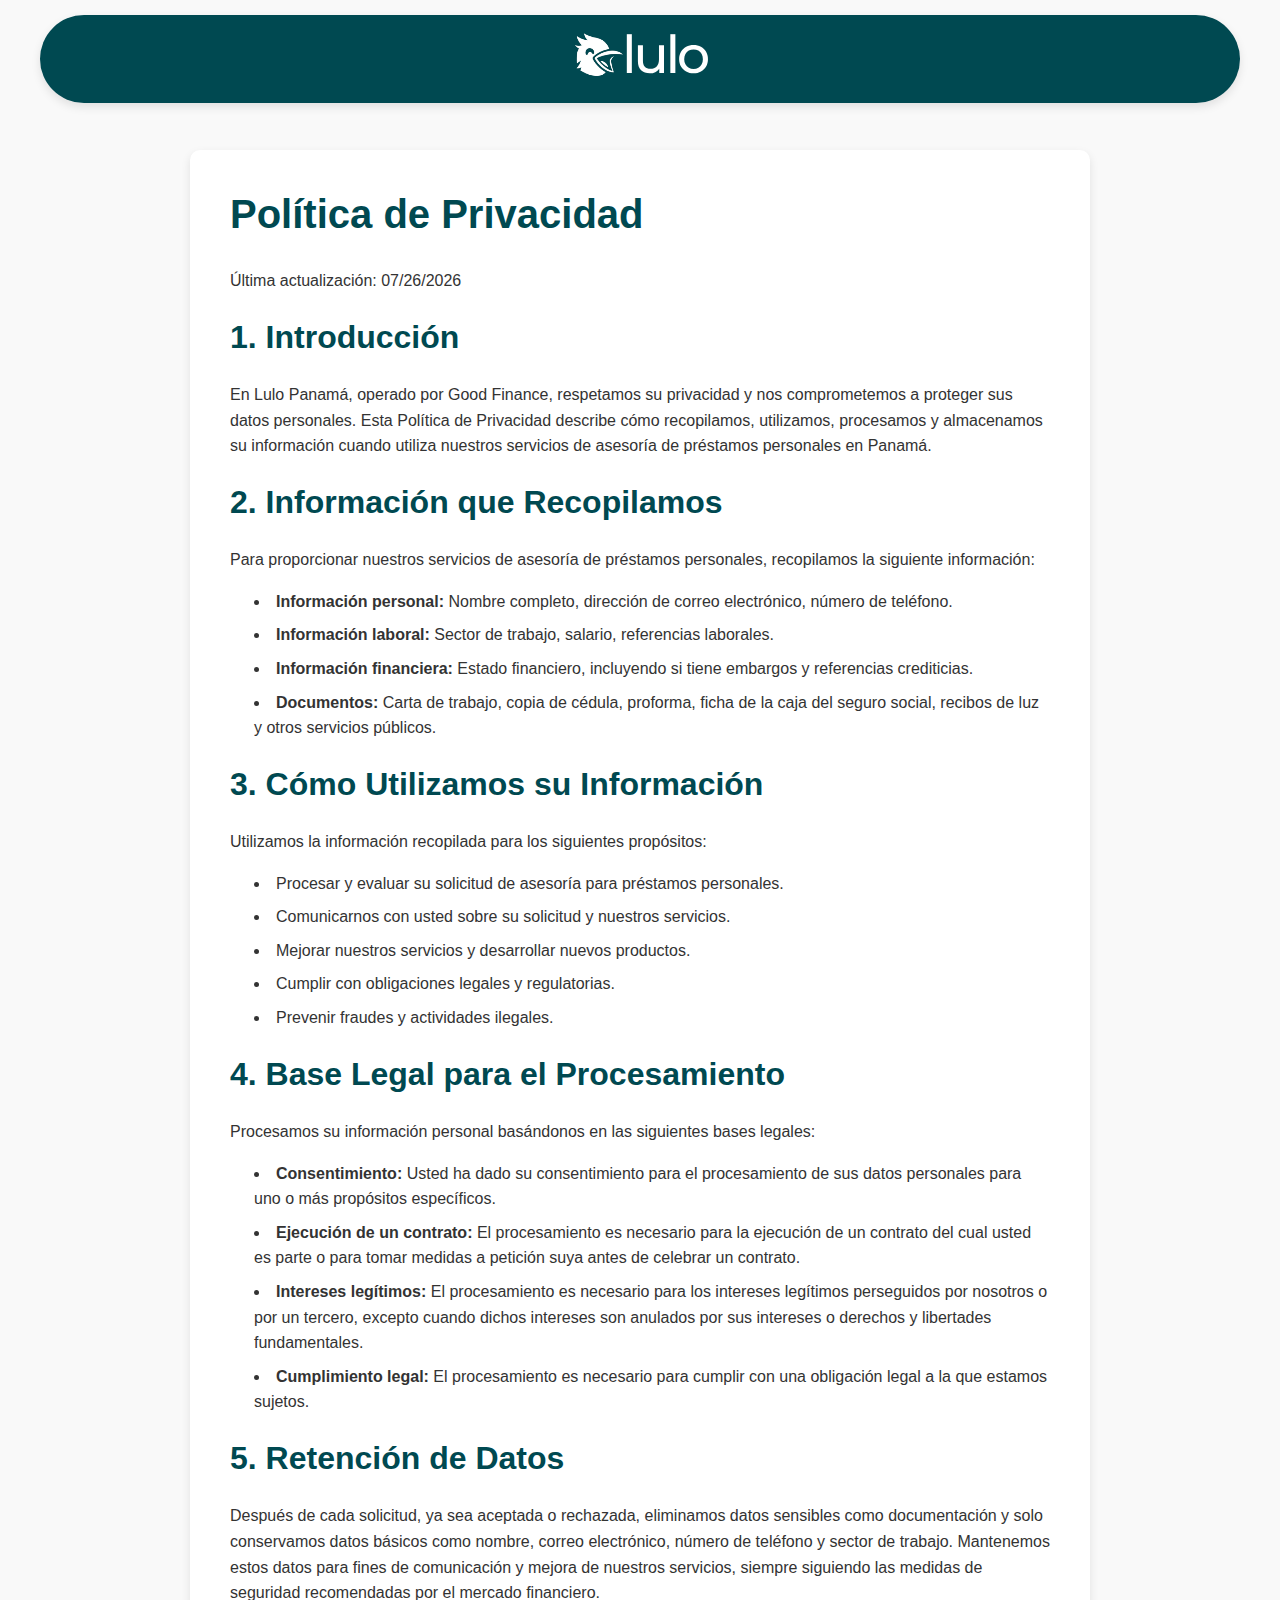
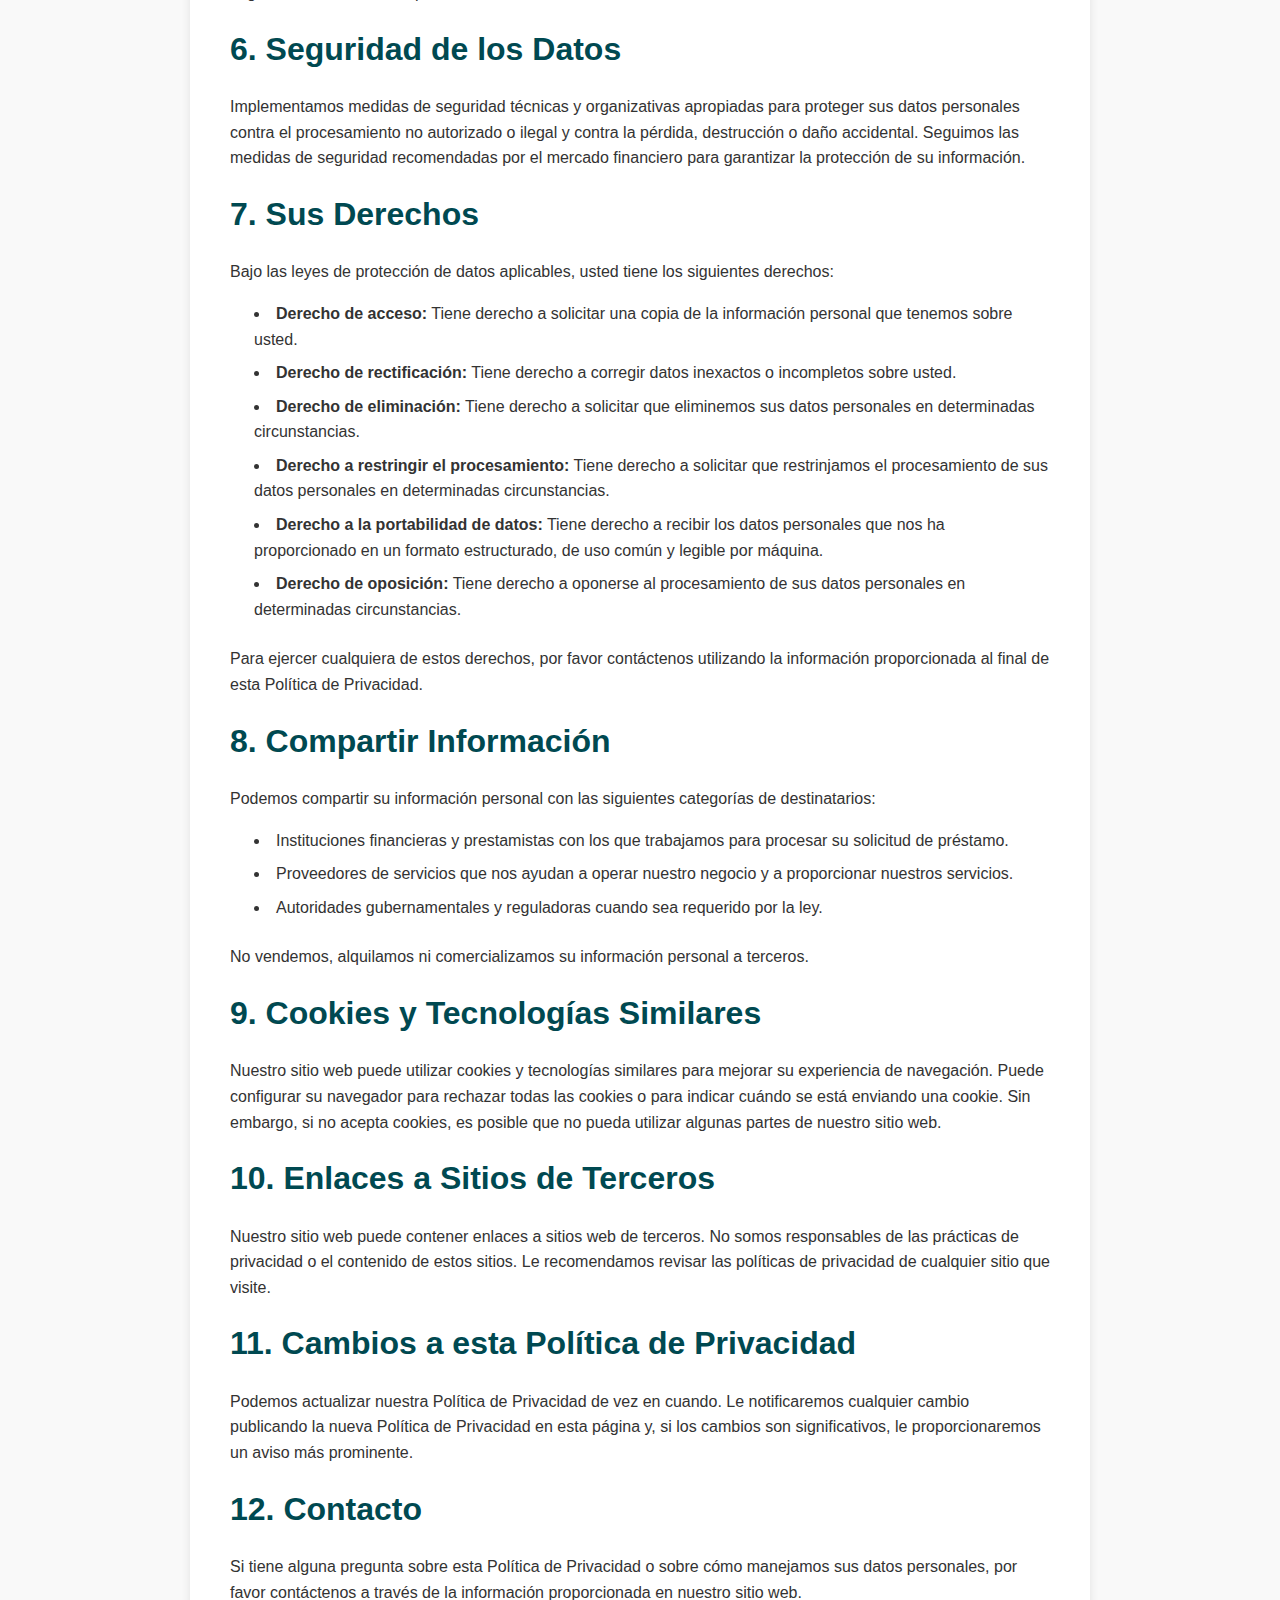
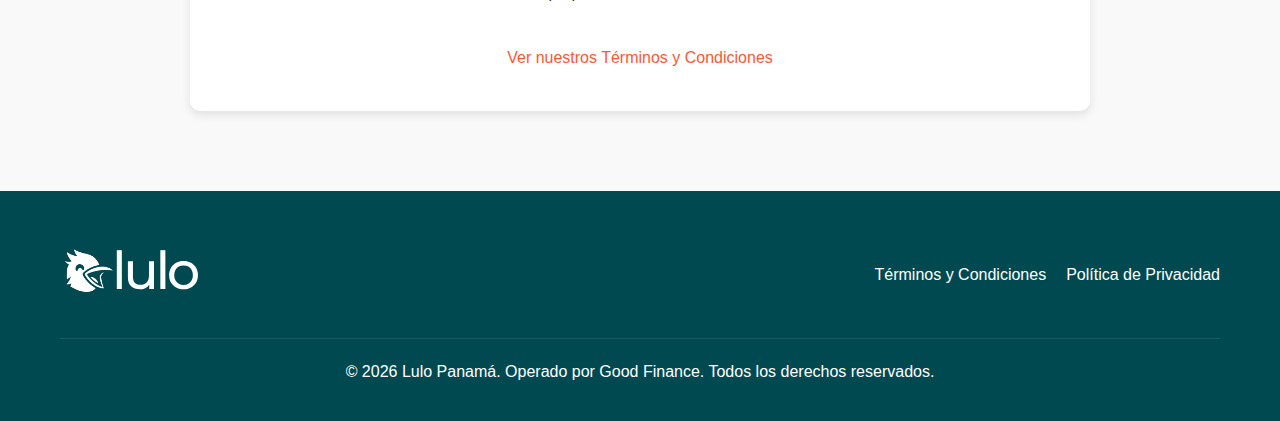
<file: legal/privacidad.html>
<!DOCTYPE html>
<html lang="es">
<head>
  <meta charset="UTF-8">
  <meta name="viewport" content="width=device-width, initial-scale=1.0">
  <title>Política de Privacidad - Lulo Panamá</title>
  <meta name="description" content="Política de privacidad para el servicio de asesoría de préstamos personales en Panamá.">
  <meta name="robots" content="noindex, nofollow">
  <link href="https://fonts.googleapis.com/css2?family=Poppins:wght@300;400;500;600;700&display=swap" rel="stylesheet">
  <link rel="icon" type="image/png" href="img/favicon.png">
  <link rel="stylesheet" href="/styles.css">
</head>
<body>
  <header class="header">
    <div class="header-container">
      <div class="logo" style="margin: 0 auto;">
        <a href="/">
          <img src="/img/white-web-logo.svg" alt="Lulo Panamá Logo">
        </a>
      </div>
    </div>
  </header>

  <main class="container" style="padding-top: 150px; padding-bottom: 80px;">
    <div style="max-width: 900px; margin: 0 auto; background-color: white; border-radius: 10px; box-shadow: 0 4px 10px rgba(0, 0, 0, 0.1); padding: 40px;">
      <h1 style="text-align: left; color: #004951; margin-bottom: 30px;">Política de Privacidad</h1>

      <div>
        <p style="margin-bottom: 24px;">Última actualización: <span id="current-date"></span></p>

        <h2 style="text-align: left; color: #004951; margin-bottom: 16px; padding-bottom: 10px; position: relative;">1. Introducción</h2>
        <p style="margin-bottom: 24px;">
          En Lulo Panamá, operado por Good Finance, respetamos su privacidad y nos comprometemos a proteger sus datos personales. Esta Política
          de Privacidad describe cómo recopilamos, utilizamos, procesamos y almacenamos su información cuando utiliza
          nuestros servicios de asesoría de préstamos personales en Panamá.
        </p>

        <h2 style="text-align: left; color: #004951; margin-bottom: 16px; padding-bottom: 10px; position: relative;">2. Información que Recopilamos</h2>
        <p style="margin-bottom: 16px;">
          Para proporcionar nuestros servicios de asesoría de préstamos personales, recopilamos la siguiente
          información:
        </p>
        <ul style="list-style-type: disc; padding-left: 24px; margin-bottom: 24px;">
          <li style="margin-bottom: 8px;">
            <strong>Información personal:</strong> Nombre completo, dirección de correo electrónico, número de
            teléfono.
          </li>
          <li style="margin-bottom: 8px;">
            <strong>Información laboral:</strong> Sector de trabajo, salario, referencias laborales.
          </li>
          <li style="margin-bottom: 8px;">
            <strong>Información financiera:</strong> Estado financiero, incluyendo si tiene embargos y referencias
            crediticias.
          </li>
          <li style="margin-bottom: 8px;">
            <strong>Documentos:</strong> Carta de trabajo, copia de cédula, proforma, ficha de la caja del seguro
            social, recibos de luz y otros servicios públicos.
          </li>
        </ul>

        <h2 style="text-align: left; color: #004951; margin-bottom: 16px; padding-bottom: 10px; position: relative;">3. Cómo Utilizamos su Información</h2>
        <p style="margin-bottom: 16px;">Utilizamos la información recopilada para los siguientes propósitos:</p>
        <ul style="list-style-type: disc; padding-left: 24px; margin-bottom: 24px;">
          <li style="margin-bottom: 8px;">Procesar y evaluar su solicitud de asesoría para préstamos personales.</li>
          <li style="margin-bottom: 8px;">Comunicarnos con usted sobre su solicitud y nuestros servicios.</li>
          <li style="margin-bottom: 8px;">Mejorar nuestros servicios y desarrollar nuevos productos.</li>
          <li style="margin-bottom: 8px;">Cumplir con obligaciones legales y regulatorias.</li>
          <li style="margin-bottom: 8px;">Prevenir fraudes y actividades ilegales.</li>
        </ul>

        <h2 style="text-align: left; color: #004951; margin-bottom: 16px; padding-bottom: 10px; position: relative;">4. Base Legal para el Procesamiento</h2>
        <p style="margin-bottom: 16px;">Procesamos su información personal basándonos en las siguientes bases legales:</p>
        <ul style="list-style-type: disc; padding-left: 24px; margin-bottom: 24px;">
          <li style="margin-bottom: 8px;">
            <strong>Consentimiento:</strong> Usted ha dado su consentimiento para el procesamiento de sus datos
            personales para uno o más propósitos específicos.
          </li>
          <li style="margin-bottom: 8px;">
            <strong>Ejecución de un contrato:</strong> El procesamiento es necesario para la ejecución de un contrato
            del cual usted es parte o para tomar medidas a petición suya antes de celebrar un contrato.
          </li>
          <li style="margin-bottom: 8px;">
            <strong>Intereses legítimos:</strong> El procesamiento es necesario para los intereses legítimos
            perseguidos por nosotros o por un tercero, excepto cuando dichos intereses son anulados por sus intereses
            o derechos y libertades fundamentales.
          </li>
          <li style="margin-bottom: 8px;">
            <strong>Cumplimiento legal:</strong> El procesamiento es necesario para cumplir con una obligación legal a
            la que estamos sujetos.
          </li>
        </ul>

        <h2 style="text-align: left; color: #004951; margin-bottom: 16px; padding-bottom: 10px; position: relative;">5. Retención de Datos</h2>
        <p style="margin-bottom: 24px;">
          Después de cada solicitud, ya sea aceptada o rechazada, eliminamos datos sensibles como documentación y solo
          conservamos datos básicos como nombre, correo electrónico, número de teléfono y sector de trabajo.
          Mantenemos estos datos para fines de comunicación y mejora de nuestros servicios, siempre siguiendo las
          medidas de seguridad recomendadas por el mercado financiero.
        </p>

        <h2 style="text-align: left; color: #004951; margin-bottom: 16px; padding-bottom: 10px; position: relative;">6. Seguridad de los Datos</h2>
        <p style="margin-bottom: 24px;">
          Implementamos medidas de seguridad técnicas y organizativas apropiadas para proteger sus datos personales
          contra el procesamiento no autorizado o ilegal y contra la pérdida, destrucción o daño accidental. Seguimos
          las medidas de seguridad recomendadas por el mercado financiero para garantizar la protección de su
          información.
        </p>

        <h2 style="text-align: left; color: #004951; margin-bottom: 16px; padding-bottom: 10px; position: relative;">7. Sus Derechos</h2>
        <p style="margin-bottom: 16px;">Bajo las leyes de protección de datos aplicables, usted tiene los siguientes derechos:</p>
        <ul style="list-style-type: disc; padding-left: 24px; margin-bottom: 24px;">
          <li style="margin-bottom: 8px;">
            <strong>Derecho de acceso:</strong> Tiene derecho a solicitar una copia de la información personal que
            tenemos sobre usted.
          </li>
          <li style="margin-bottom: 8px;">
            <strong>Derecho de rectificación:</strong> Tiene derecho a corregir datos inexactos o incompletos sobre
            usted.
          </li>
          <li style="margin-bottom: 8px;">
            <strong>Derecho de eliminación:</strong> Tiene derecho a solicitar que eliminemos sus datos personales en
            determinadas circunstancias.
          </li>
          <li style="margin-bottom: 8px;">
            <strong>Derecho a restringir el procesamiento:</strong> Tiene derecho a solicitar que restrinjamos el
            procesamiento de sus datos personales en determinadas circunstancias.
          </li>
          <li style="margin-bottom: 8px;">
            <strong>Derecho a la portabilidad de datos:</strong> Tiene derecho a recibir los datos personales que nos
            ha proporcionado en un formato estructurado, de uso común y legible por máquina.
          </li>
          <li style="margin-bottom: 8px;">
            <strong>Derecho de oposición:</strong> Tiene derecho a oponerse al procesamiento de sus datos personales
            en determinadas circunstancias.
          </li>
        </ul>
        <p style="margin-bottom: 24px;">
          Para ejercer cualquiera de estos derechos, por favor contáctenos utilizando la información proporcionada al
          final de esta Política de Privacidad.
        </p>

        <h2 style="text-align: left; color: #004951; margin-bottom: 16px; padding-bottom: 10px; position: relative;">8. Compartir Información</h2>
        <p style="margin-bottom: 16px;">
          Podemos compartir su información personal con las siguientes categorías de destinatarios:
        </p>
        <ul style="list-style-type: disc; padding-left: 24px; margin-bottom: 24px;">
          <li style="margin-bottom: 8px;">
            Instituciones financieras y prestamistas con los que trabajamos para procesar su solicitud de préstamo.
          </li>
          <li style="margin-bottom: 8px;">
            Proveedores de servicios que nos ayudan a operar nuestro negocio y a proporcionar nuestros servicios.
          </li>
          <li style="margin-bottom: 8px;">Autoridades gubernamentales y reguladoras cuando sea requerido por la ley.</li>
        </ul>
        <p style="margin-bottom: 24px;">No vendemos, alquilamos ni comercializamos su información personal a terceros.</p>

        <h2 style="text-align: left; color: #004951; margin-bottom: 16px; padding-bottom: 10px; position: relative;">9. Cookies y Tecnologías Similares</h2>
        <p style="margin-bottom: 24px;">
          Nuestro sitio web puede utilizar cookies y tecnologías similares para mejorar su experiencia de navegación.
          Puede configurar su navegador para rechazar todas las cookies o para indicar cuándo se está enviando una
          cookie. Sin embargo, si no acepta cookies, es posible que no pueda utilizar algunas partes de nuestro sitio
          web.
        </p>

        <h2 style="text-align: left; color: #004951; margin-bottom: 16px; padding-bottom: 10px; position: relative;">10. Enlaces a Sitios de Terceros</h2>
        <p style="margin-bottom: 24px;">
          Nuestro sitio web puede contener enlaces a sitios web de terceros. No somos responsables de las prácticas de
          privacidad o el contenido de estos sitios. Le recomendamos revisar las políticas de privacidad de cualquier
          sitio que visite.
        </p>

        <h2 style="text-align: left; color: #004951; margin-bottom: 16px; padding-bottom: 10px; position: relative;">11. Cambios a esta Política de Privacidad</h2>
        <p style="margin-bottom: 24px;">
          Podemos actualizar nuestra Política de Privacidad de vez en cuando. Le notificaremos cualquier cambio
          publicando la nueva Política de Privacidad en esta página y, si los cambios son significativos, le
          proporcionaremos un aviso más prominente.
        </p>

        <h2 style="text-align: left; color: #004951; margin-bottom: 16px; padding-bottom: 10px; position: relative;">12. Contacto</h2>
        <p style="margin-bottom: 24px;">
          Si tiene alguna pregunta sobre esta Política de Privacidad o sobre cómo manejamos sus datos personales, por
          favor contáctenos a través de la información proporcionada en nuestro sitio web.
        </p>

        <div style="margin-top: 40px; text-align: center;">
          <a href="/terminos-condiciones.html" style="color: #ff5733; text-decoration: none; transition: all 0.3s ease;">
            Ver nuestros Términos y Condiciones
          </a>
        </div>
      </div>
    </div>
  </main>

  <footer class="footer">
    <div class="container">
      <div class="footer-content">
        <div class="footer-logo">
          <img src="/img/white-web-logo.svg" alt="Lulo Panamá Logo">
        </div>
        <div class="footer-links">
          <a href="/legal/terminos">Términos y Condiciones</a>
          <a href="/legal/privacidad">Política de Privacidad</a>
        </div>
      </div>
      <div class="copyright">
        <p>&copy; <span id="current-year"></span> Lulo Panamá. Operado por Good Finance. Todos los derechos reservados.</p>
      </div>
    </div>
  </footer>

  <script>
    // Set current date and year
    document.getElementById('current-date').textContent = new Date().toLocaleDateString('es-PA');
    document.getElementById('current-year').textContent = new Date().getFullYear();
    
    // Add scroll event listener for header
    window.addEventListener('scroll', function() {
      const header = document.querySelector('.header');
      if (window.scrollY > 50) {
        header.classList.add('scrolled');
      } else {
        header.classList.remove('scrolled');
      }
    });
  </script>
</body>
</html>
</file>
<file: styles.css>
/* Global Styles */
:root {
  --primary-color: #004951;
  --secondary-color: #ff5733;
  --accent-color: #ffd700;
  --text-color: #333;
  --light-text: #fff;
  --background-color: #f9f9f9;
  --card-background: #fff;
  --border-radius: 50px;
  --box-shadow: 0 4px 10px rgba(0, 0, 0, 0.1);
  --transition: all 0.3s ease;
}

* {
  box-sizing: border-box;
  margin: 0;
  padding: 0;
}

html,
body {
  height: 100%;
  font-family: "Roboto", sans-serif;
  color: var(--text-color);
  background-color: var(--background-color);
  line-height: 1.6;
  scroll-behavior: smooth;
}

body {
  display: flex;
  flex-direction: column;
}

main {
  flex: 1;
}

.container {
  width: 100%;
  max-width: 1200px;
  margin: 0 auto;
  padding: 0 20px;
}

h1,
h2,
h3,
h4,
h5,
h6 {
  margin-bottom: 1rem;
  line-height: 1.2;
}

h1 {
  font-size: 2.5rem;
}

h2 {
  font-size: 2rem;
  text-align: center;
  margin-bottom: 2rem;
}

h3 {
  font-size: 1.5rem;
}

p {
  margin-bottom: 1rem;
}

a {
  color: var(--primary-color);
  text-decoration: none;
  transition: var(--transition);
}

a:hover {
  color: var(--secondary-color);
}

ul {
  list-style-position: inside;
  margin-bottom: 1rem;
}

section {
  padding: 80px 0;
}

/* Header Styles */
.header {
  position: fixed;
  top: 0;
  left: 0;
  width: 100%;
  z-index: 1000;
  padding: 15px 0;
  display: flex;
  justify-content: center;
}

.header-container {
  width: 95%;
  max-width: 1200px;
  background-color: var(--primary-color);
  border-radius: var(--border-radius);
  padding: 10px 30px;
  display: flex;
  justify-content: space-between;
  align-items: center;
  box-shadow: var(--box-shadow);
}

.logo img {
  height: 60px;
}

.nav-button {
  background-color: var(--secondary-color);
  color: var(--light-text);
  padding: 10px 20px;
  border-radius: 25px;
  font-weight: 500;
  transition: var(--transition);
}

.nav-button:hover {
  background-color: var(--accent-color);
  color: var(--text-color);
  transform: translateY(-2px);
}

/* Hero Section */
.hero {
  padding-top: 150px;
  padding-bottom: 80px;
  background-color: var(--primary-color);
  color: var(--light-text);
}

.hero-content {
  display: flex;
  flex-direction: column;
  align-items: center;
  gap: 40px;
}

.hero-text {
  text-align: center;
  max-width: 800px;
  margin: 0 auto;
}

.hero h1 {
  margin-bottom: 1.5rem;
}

/* Chatbot Styles */
.chatbot-container {
  width: 100%;
  max-width: 600px;
  height: 400px;
  background: var(--primary-color);
  border: 2px solid rgba(255, 255, 255, 0.1);
  border-radius: 15px;
  padding: 15px;
  box-shadow: var(--box-shadow);
  color: var(--light-text);
  display: flex;
  flex-direction: column;
}

.chatbot-messages {
  height: 100%;
  flex-grow: 1;
  overflow-y: auto;
  padding-right: 8px;
  display: flex;
  flex-direction: column;
  margin-bottom: 15px;
}

.chatbot-messages::-webkit-scrollbar {
  width: 6px;
}

.chatbot-messages::-webkit-scrollbar-thumb {
  background: #888;
  border-radius: 10px;
}

.message-container {
  display: flex;
  align-items: flex-start;
  margin-bottom: 10px;
}

.bot-container {
  flex-direction: row;
}

.user-container {
  flex-direction: row-reverse;
}

.message-avatar {
  width: 32px;
  height: 32px;
  border-radius: 50%;
  margin: 0 8px;
  object-fit: cover;
}

.message {
  padding: 8px 12px;
  border-radius: 18px;
  max-width: 80%;
  line-height: 1.4;
  word-wrap: break-word;
  font-size: 16px;
}

.bot-message {
  background: rgba(255, 255, 255, 0.1);
  color: var(--light-text);
  border-top-left-radius: 4px;
}

.user-message {
  background: var(--light-text);
  color: var(--text-color);
  text-align: left;
  border-top-right-radius: 4px;
}

.sector-options {
  display: flex;
  flex-direction: column;
  gap: 8px;
  margin-top: 8px;
}

.sector-option {
  background: rgba(255, 255, 255, 0.2);
  padding: 6px 12px;
  border-radius: 20px;
  cursor: pointer;
  transition: var(--transition);
  display: inline-block;
  font-size: 16px;
}

.sector-option:hover {
  background: rgba(255, 255, 255, 0.3);
}

.chatbot-input {
  display: flex;
  align-items: center;
  gap: 8px;
  flex-shrink: 0;
}

.chatbot-input input {
  flex: 1;
  padding: 10px 15px;
  border: 1px solid rgba(255, 255, 255, 0.2);
  border-radius: 20px;
  outline: none;
  font-size: 16px;
  background: rgba(0, 0, 0, 0.5);
  color: var(--light-text);
  font-family: "Roboto", sans-serif;
}

.chatbot-input input::placeholder {
  color: rgba(255, 255, 255, 0.7);
}

.chatbot-input input:disabled {
  background: rgba(0, 0, 0, 0.3);
  cursor: not-allowed;
}

.chatbot-input button {
  background: var(--secondary-color);
  border: none;
  color: var(--light-text);
  font-size: 18px;
  cursor: pointer;
  border-radius: 50%;
  width: 44px;
  height: 44px;
  display: flex;
  align-items: center;
  justify-content: center;
  transition: var(--transition);
}

.chatbot-input button:hover {
  background: var(--accent-color);
  color: var(--text-color);
}

.chatbot-input button:disabled {
  background: rgba(0, 194, 194, 0.5);
  cursor: not-allowed;
}

.reload-suggestion {
  text-align: center;
  font-size: 14px;
  margin-top: 10px;
  color: rgba(255, 255, 255, 0.7);
}

.referral-highlight {
  background: rgba(255, 215, 0, 0.2);
  border-left: 3px solid var(--accent-color);
  padding: 8px 12px;
  margin-top: 8px;
  border-radius: 4px;
}

/* How It Works Section */
.how-it-works {
  background-color: var(--background-color);
}

.steps {
  display: grid;
  grid-template-columns: repeat(auto-fit, minmax(250px, 1fr));
  gap: 30px;
}

.step {
  background-color: var(--card-background);
  border-radius: 10px;
  padding: 30px;
  box-shadow: var(--box-shadow);
  text-align: center;
  transition: var(--transition);
}

.step:hover {
  transform: translateY(-5px);
}

.step-number {
  display: flex;
  align-items: center;
  justify-content: center;
  width: 50px;
  height: 50px;
  background-color: var(--primary-color);
  color: var(--light-text);
  border-radius: 50%;
  margin: 0 auto 20px;
  font-size: 1.5rem;
  font-weight: bold;
}

/* Requirements Section */
.requirements {
  background-color: var(--primary-color);
  color: var(--light-text);
}

.requirements-grid {
  display: grid;
  grid-template-columns: repeat(auto-fit, minmax(250px, 1fr));
  gap: 30px;
}

.requirement-card {
  background-color: rgba(255, 255, 255, 0.1);
  border-radius: 10px;
  padding: 25px;
  transition: var(--transition);
}

.requirement-card:hover {
  background-color: rgba(255, 255, 255, 0.15);
  transform: translateY(-5px);
}

.requirement-card h3 {
  margin-bottom: 15px;
  color: var(--accent-color);
}

.requirement-card ul {
  list-style-type: none;
}

.requirement-card li {
  margin-bottom: 8px;
  position: relative;
  padding-left: 20px;
}

.requirement-card li::before {
  content: "✓";
  position: absolute;
  left: 0;
  color: var(--accent-color);
}

/* FAQ Section */
.faq {
  background-color: var(--background-color);
}

.accordion {
  max-width: 800px;
  margin: 0 auto;
}

.accordion-item {
  margin-bottom: 15px;
  border-radius: 8px;
  overflow: hidden;
  box-shadow: var(--box-shadow);
}

.accordion-button {
  width: 100%;
  background-color: var(--card-background);
  padding: 15px 20px;
  text-align: left;
  border: none;
  outline: none;
  cursor: pointer;
  font-size: 1.1rem;
  font-weight: 500;
  position: relative;
  transition: var(--transition);
}

.accordion-button::after {
  content: "+";
  position: absolute;
  right: 20px;
  font-size: 1.5rem;
  transition: var(--transition);
}

.accordion-button.active::after {
  content: "-";
}

.accordion-content {
  background-color: var(--card-background);
  padding: 0 20px;
  max-height: 0;
  overflow: hidden;
  transition: max-height 0.3s ease;
}

.accordion-button.active + .accordion-content {
  padding: 0 20px 20px;
  max-height: 500px;
}

/* Footer Styles */
.footer {
  background-color: var(--primary-color);
  color: var(--light-text);
  padding: 50px 0 20px;
}

.footer-content {
  display: flex;
  flex-wrap: wrap;
  justify-content: space-between;
  align-items: center;
  margin-bottom: 30px;
}

.footer-logo img {
  height: 60px;
}

.footer-links {
  display: flex;
  gap: 20px;
}

.footer-links a {
  color: var(--light-text);
}

.footer-links a:hover {
  color: var(--accent-color);
}

.social-media {
  display: flex;
  gap: 15px;
}

.social-media a {
  display: flex;
  align-items: center;
  justify-content: center;
  width: 40px;
  height: 40px;
  background-color: rgba(255, 255, 255, 0.1);
  border-radius: 50%;
  color: var(--light-text);
  transition: var(--transition);
}

.social-media a:hover {
  background-color: var(--accent-color);
  color: var(--text-color);
  transform: translateY(-3px);
}

.copyright {
  text-align: center;
  padding-top: 20px;
  border-top: 1px solid rgba(255, 255, 255, 0.1);
}

/* Responsive Styles */
@media (max-width: 992px) {
  h1 {
    font-size: 2.2rem;
  }

  h2 {
    font-size: 1.8rem;
  }

  .hero-content {
    gap: 30px;
  }
}

@media (max-width: 768px) {
  section {
    padding: 60px 0;
  }

  .header-container {
    padding: 8px 20px;
  }

  .logo img {
    height: 50px;
  }

  .hero {
    padding-top: 120px;
  }

  h1 {
    font-size: 2rem;
  }

  .footer-content {
    flex-direction: column;
    gap: 20px;
    text-align: center;
  }

  .footer-links,
  .social-media {
    justify-content: center;
  }
}

@media (max-width: 576px) {
  .header-container {
    width: 90%;
    padding: 8px 15px;
  }

  .logo img {
    height: 40px;
  }

  .nav-button {
    padding: 8px 15px;
    font-size: 0.9rem;
  }

  h1 {
    font-size: 1.8rem;
  }

  h2 {
    font-size: 1.5rem;
  }

  .step,
  .requirement-card {
    padding: 20px;
  }

  .footer {
    padding: 40px 0 20px;
  }
}
</file>
